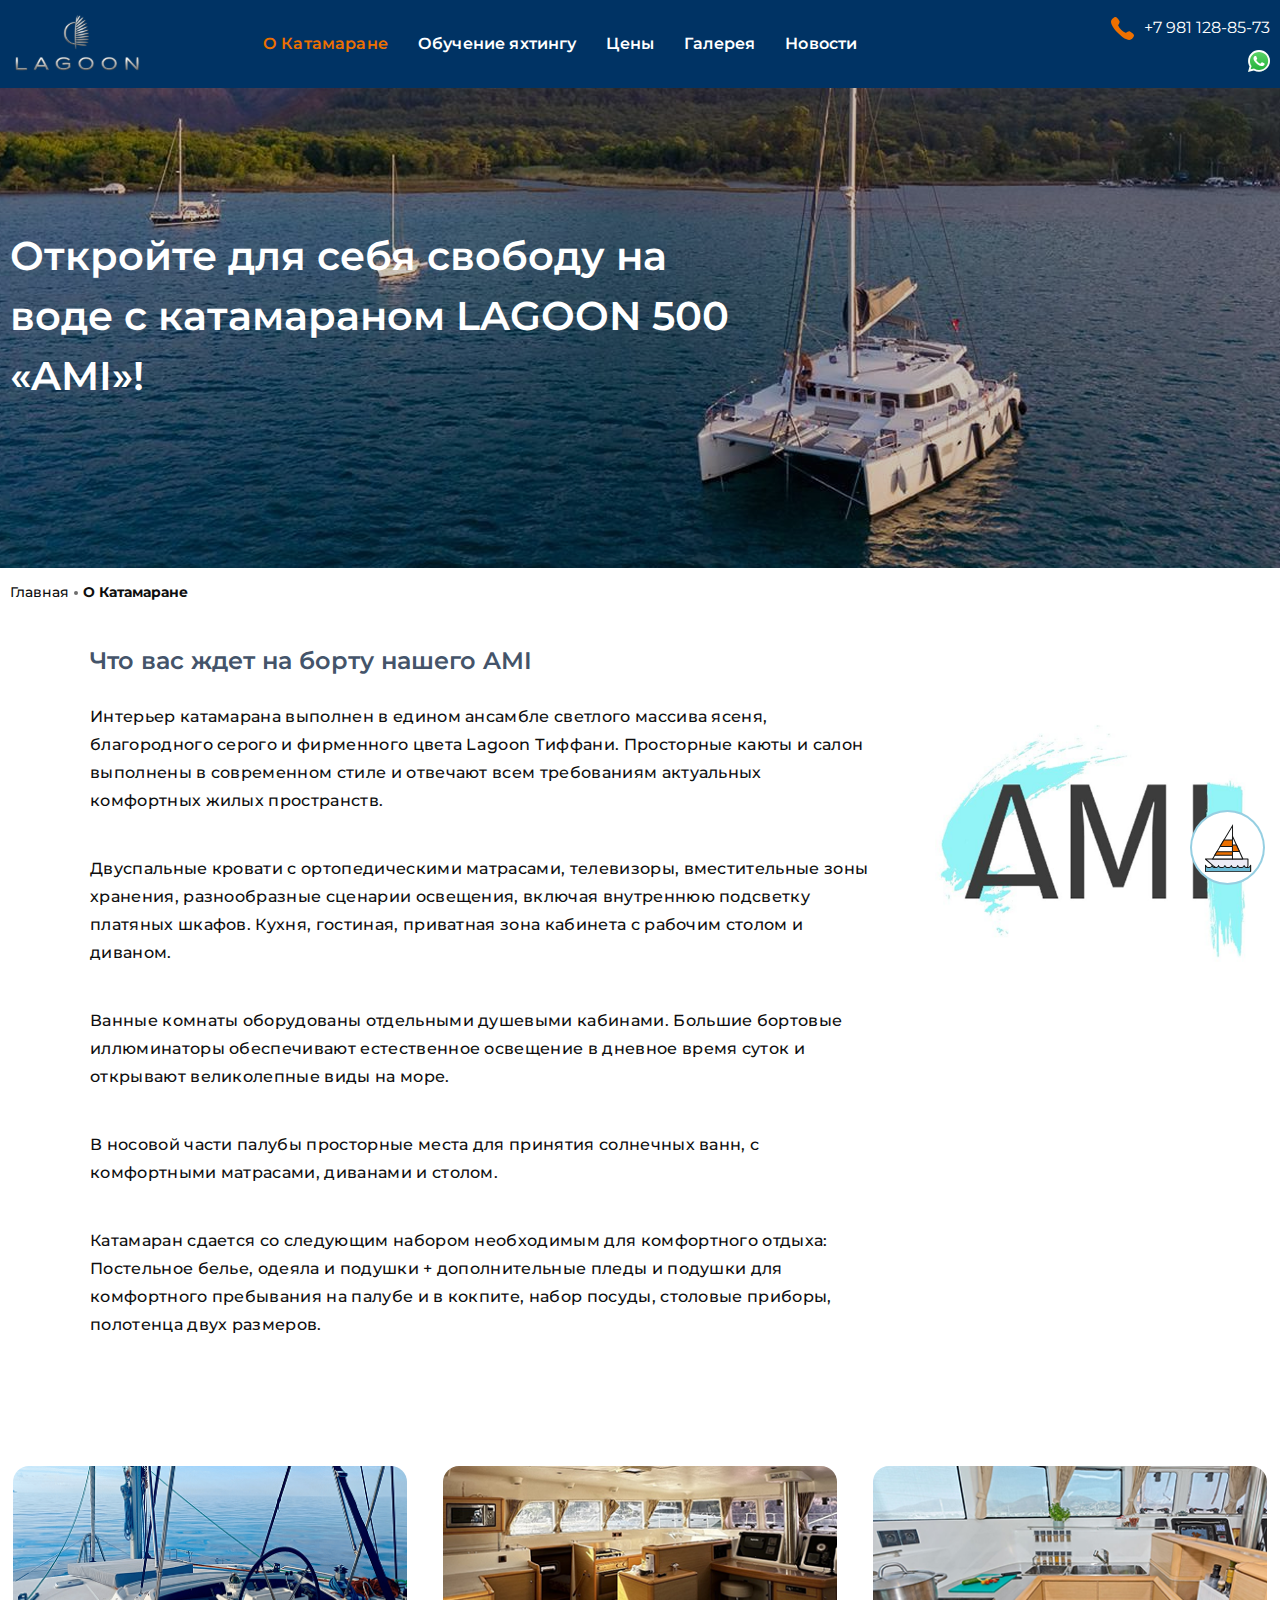
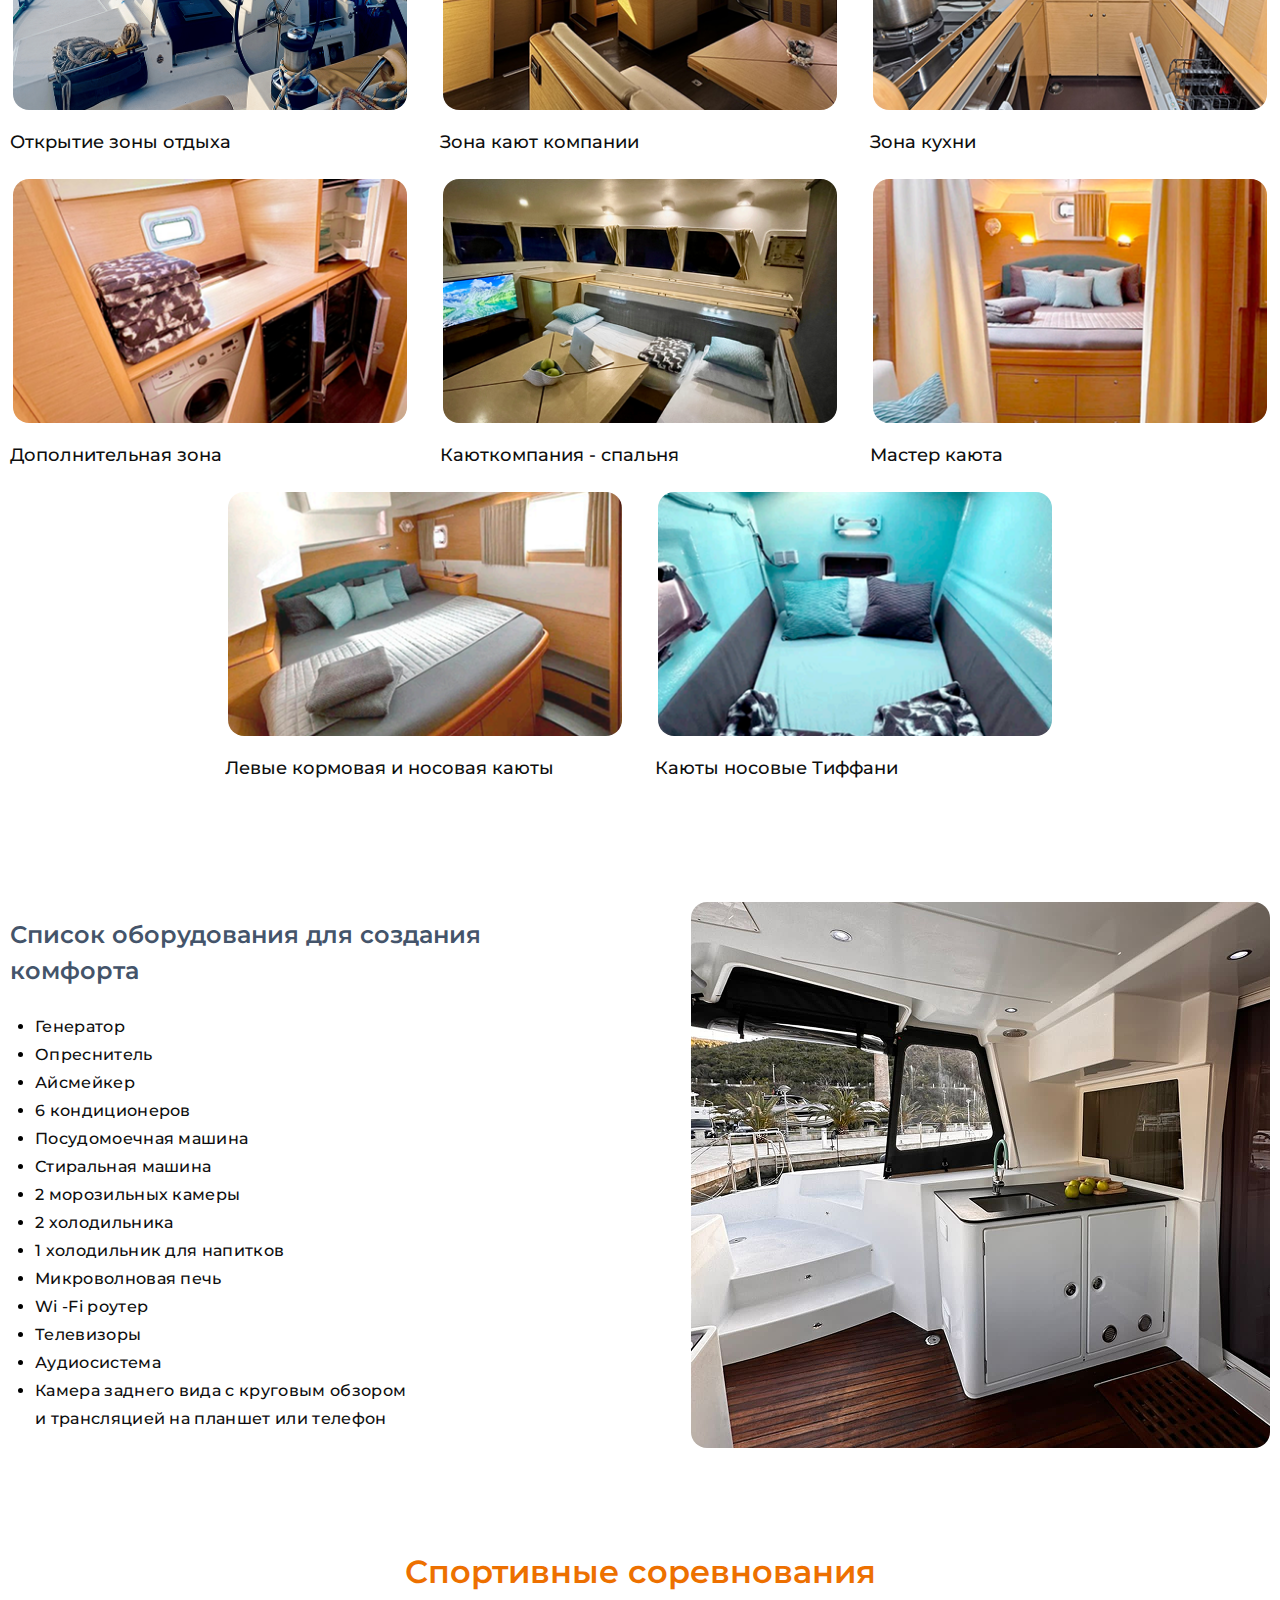
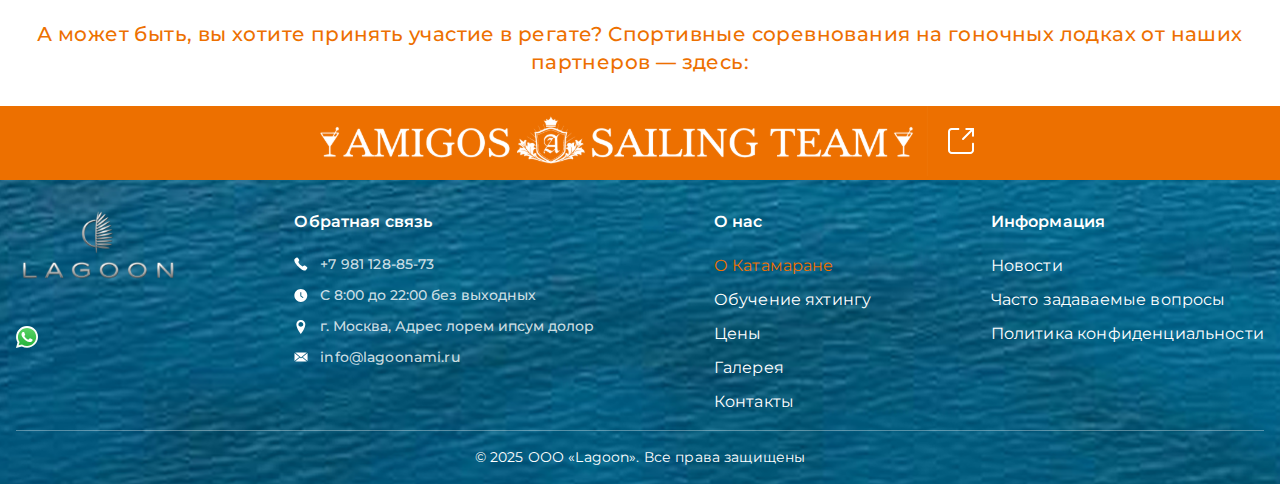
<file: about.html>
<!DOCTYPE html>
<html lang="ru" dir="ltr">
  <head>
    <!-- Disable forced linking to phone number on iOS -->
    <meta name="format-detection" content="telephone=no">
		<meta http-equiv="X-UA-Compatible" content="ie=edge">
    <!-- WebStructure Favicon -->
    <link rel="apple-touch-icon" sizes="180x180" href="favicon/apple-touch-icon.png">
    <link rel="icon" type="image/png" sizes="32x32" href="favicon/favicon-32x32.png">
    <link rel="icon" type="image/png" sizes="16x16" href="favicon/favicon-16x16.png">
    <link rel="manifest" href="favicon/site.webmanifest">
    <!-- Other Meta Tags -->
    <meta charset="utf-8">
    <meta name="viewport" content="width=device-width, initial-scale=1.0">
	<meta http-equiv="X-UA-Compatible" content="ie=edge">
    <link rel="stylesheet" href="css/sweetalert2.min.css">
    <link rel="stylesheet" href="css/swiper-bundle.min.css">
    <!-- <link rel="stylesheet" href="css/iconsfonts.css"> Set This -->
    <link rel="stylesheet" href="css/animate.min.css">
    <link rel="stylesheet" href="css/normalize.css">
    <link rel="stylesheet" href="css/style.css">
    <title>О Катамаране</title>
  </head>
  <body>
    <!-- ================================================================= -->

    <div class="page_wrapper">
      <div class="big_Container">

        <!-- Header ====================================================== -->

        <header class="header header-blue">
            <div class="header__container __container">
              <div class="header__frame">
                <div class="header__logo logo">
                  <a href="index.html"><img src="img/header/logo.svg" alt="Lagoon"></a>
                </div>
                <div class="header__menu menu">
                  <div class="menu__icon">
                      <span></span>
                  </div>
                  <nav class="menu__body">
                      <div class="menu__bar">
                        <div class="menu__logo">
                          <a href="index.html"><img src="img/header/logo.svg" alt="Lagoon"></a>
                        </div>
                      </div>
                      <ul class="menu__list">
                          <li><a href="about.html" class="menu__link menu__link-active">О Катамаране</a></li>
                          <li><a href="training.html" class="menu__link">Обучение яхтингу</a></li>
                          <li><a href="price.html" class="menu__link">Цены</a></li>
                          <li><a href="gallery.html" class="menu__link">Галерея</a></li>
                          <li><a href="news.html" class="menu__link">Новости</a></li>
                      </ul>
                  </nav>
                </div>
                <div class="header__actions actions-header" data-da="menu__body,2,767">
                  <div class="actions-header__tel tel-header-actions">
                    <a href="tel:+79811288573">+7 981 128-85-73</a>
                  </div>
                  <div class="actions-header__social-medias social-medias">
                    <ul class="social-medias__list">
                      <li class="social-medias__item social-media">
                        <a href="https://wa.me/+79261721347" title="Whatsapp" aria-label="Связаться Whatsapp" target="_blank" rel="noopener noreferrer"><img src="img/icons/whatsapp.svg" alt="Whatsapp"></a>
                      </li>
                    </ul>
                  </div>
                </div>
              </div>
            </div>
        </header>

        <!-- Main ======================================================== -->

        <main class="main about">
          <div class="main__container">
            <!-- Welcome -->
            <section class="main__about-welcome welcome" aria-labelledby="welcome-title">
              <h2 aria-hidden="true">#</h2>
              <div class="welcome__container __container">
                <div class="welcome__frame">
                  <div class="welcome__content">
                    <div class="welcome__title"><h1 id="welcome-title">Откройте для себя свободу на воде с катамараном LAGOON 500 «AMI»!</h1></div>
                  </div>
                </div>
              </div>
            </section>
            <!-- Breadcrumb -->
            <nav class="breadcrumb __container" aria-label="Хлебные крошки">
                <ul class="breadcrumb-links">
                    <li><div class="breadcrumb-box"><a href="index.html">Главная</a></div></li>
                    <li><div class="breadcrumb-box"><span>О Катамаране</span></div></li>
                </ul>
            </nav>
            <!-- Review -->
            <section class="main__about-review review" aria-labelledby="review-title">
              <h2 aria-hidden="true">#</h2>
              <div class="review__container __container">
                <div class="review__frame">
                  <div class="review__content">
                    <div class="review__title title" id="review-title"><h2>Что вас ждет на борту нашего AMI</h2></div>
                    <div class="review__description">
                      <p>Интерьер катамарана выполнен в едином ансамбле светлого массива ясеня, благородного серого и фирменного цвета Lagoon Тиффани. Просторные каюты и салон выполнены в современном стиле и отвечают всем требованиям актуальных комфортных жилых пространств.</p>
                      <p>Двуспальные кровати с ортопедическими матрасами, телевизоры, вместительные зоны хранения, разнообразные сценарии освещения, включая внутреннюю подсветку платяных шкафов. Кухня, гостиная, приватная зона кабинета с рабочим столом и диваном.</p>
                      <p>Ванные комнаты оборудованы отдельными душевыми кабинами. Большие бортовые иллюминаторы обеспечивают естественное освещение в дневное время суток и открывают великолепные виды на море.</p>
                      <p>В носовой части палубы просторные места для принятия солнечных ванн, с комфортными матрасами, диванами и столом.</p>
                      <p>Катамаран сдается со следующим набором необходимым для комфортного отдыха: Постельное белье, одеяла и подушки + дополнительные пледы и подушки для комфортного пребывания на палубе и в кокпите, набор посуды, столовые приборы, полотенца двух размеров.</p>
                    </div>
                  </div>
                  <div class="review__gallery gallery-review">
                    <div class="gallery-review__block">
                      <div class="gallery-review__image">
                        <img src="img/other/about/about-review/ami.png" alt="AMI" title="AMI">
                      </div>
                    </div>
                  </div>
                </div>
              </div>
            </section>
            <!-- Introduce -->
            <section class="main__introduce introduce" aria-label="Представления Катамарана">
                <h2 aria-hidden="true">#</h2>
                <div class="introduce__container __container">
                    <div class="introduce__frame">
                        <ul class="introduce__list list-introduce">
                            <li class="list-introduce__item item-introduce">
                                <a href="singleIntroduce.html">
                                    <figure>
                                        <div class="item-introduce__image">
                                            <img src="img/other/about/introduce/introduce1.png" alt="Открытая зона отдыха">
                                        </div>
                                        <figcaption>
                                            <h2>Открытие зоны отдыха</h2>
                                        </figcaption>
                                    </figure>
                                </a>
                            </li>
                            <li class="list-introduce__item item-introduce">
                                <a href="singleIntroduce.html">
                                    <figure>
                                        <div class="item-introduce__image">
                                            <img src="img/other/about/introduce/introduce2.png" alt="Зона кают компании">
                                        </div>
                                        <figcaption>
                                            <h2>Зона кают компании</h2>
                                        </figcaption>
                                    </figure>
                                </a>
                            </li>
                            <li class="list-introduce__item item-introduce">
                                <a href="singleIntroduce.html">
                                    <figure>
                                        <div class="item-introduce__image">
                                            <img src="img/other/about/introduce/introduce3.png" alt="Зона кухни">
                                        </div>
                                        <figcaption>
                                            <h2>Зона кухни</h2>
                                        </figcaption>
                                    </figure>
                                </a>
                            </li>
                            <li class="list-introduce__item item-introduce">
                                <a href="singleIntroduce.html">
                                    <figure>
                                        <div class="item-introduce__image">
                                            <img src="img/other/about/introduce/introduce4.png" alt="Дополнительная зона">
                                        </div>
                                        <figcaption>
                                            <h2>Дополнительная зона</h2>
                                        </figcaption>
                                    </figure>
                                </a>
                            </li>
                            <li class="list-introduce__item item-introduce">
                                <a href="singleIntroduce.html">
                                    <figure>
                                        <div class="item-introduce__image">
                                            <img src="img/other/about/introduce/introduce5.png" alt="Каюткомпания - спальня">
                                        </div>
                                        <figcaption>
                                            <h2>Каюткомпания - спальня</h2>
                                        </figcaption>
                                    </figure>
                                </a>
                            </li>
                            <li class="list-introduce__item item-introduce">
                                <a href="singleIntroduce.html">
                                    <figure>
                                        <div class="item-introduce__image">
                                            <img src="img/other/about/introduce/introduce6.png" alt="Мастер каюта">
                                        </div>
                                        <figcaption>
                                            <h2>Мастер каюта</h2>
                                        </figcaption>
                                    </figure>
                                </a>
                            </li>
                            <li class="list-introduce__item item-introduce">
                                <a href="singleIntroduce.html">
                                    <figure>
                                        <div class="item-introduce__image">
                                            <img src="img/other/about/introduce/introduce7.png" alt="Левые кормовая и носовая каюты">
                                        </div>
                                        <figcaption>
                                            <h2>Левые кормовая и носовая каюты</h2>
                                        </figcaption>
                                    </figure>
                                </a>
                            </li>
                            <li class="list-introduce__item item-introduce">
                                <a href="singleIntroduce.html">
                                    <figure>
                                        <div class="item-introduce__image">
                                            <img src="img/other/about/introduce/introduce8.png" alt="Каюты носовые Тиффани">
                                        </div>
                                        <figcaption>
                                            <h2>Каюты носовые Тиффани</h2>
                                        </figcaption>
                                    </figure>
                                </a>
                            </li>
                        </ul>
                    </div>
                </div>
            </section>
            <!-- Equipment -->
            <section class="main__about-equipment equipment" aria-labelledby="equipment-title">
                <h2 aria-hidden="true">#</h2>
                <div class="equipment__container __container">
                <div class="equipment__frame">
                    <div class="equipment__content">
                    <div class="equipment__title title"><h2 id="equipment-title">Список оборудования для создания комфорта</h2></div>
                    <ul class="equipment__list list-equipment">
                        <li class="list-equipment__item"><span>Генератор</span></li>
                        <li class="list-equipment__item"><span>Опреснитель</span></li>
                        <li class="list-equipment__item"><span>Айсмейкер</span></li>
                        <li class="list-equipment__item"><span>6 кондиционеров</span></li>
                        <li class="list-equipment__item"><span>Посудомоечная машина</span></li>
                        <li class="list-equipment__item"><span>Стиральная машина</span></li>
                        <li class="list-equipment__item"><span>2 морозильных камеры</span></li>
                        <li class="list-equipment__item"><span>2 холодильника</span></li>
                        <li class="list-equipment__item"><span>1 холодильник для напитков </span></li>
                        <li class="list-equipment__item"><span>Микроволновая печь</span></li>
                        <li class="list-equipment__item"><span>Wi -Fi роутер </span></li>
                        <li class="list-equipment__item"><span>Телевизоры </span></li>
                        <li class="list-equipment__item"><span>Аудиосистема </span></li>
                        <li class="list-equipment__item"><span>Камера заднего вида с круговым обзором 
                        и трансляцией на планшет или телефон</span></li>
                    </ul>
                    </div>
                    <div class="equipment__image">
                    <img src="img/other/about/about-equipment/catamaran.png" alt="Внутрь Катамарана" title="Внутрь Катамарана" class="image-zoom">
                    </div>
                </div>
                </div>
            </section>
            <!-- Overfooter -->
            <section class="main__overfooter overfooter" aria-labelledby="overfooter-title">
              <h2 aria-hidden="true">#</h2>
              <div class="overfooter__container">
                <div class="overfooter__frame">
                  <div class="overfooter__content __container">
                    <div class="overfooter__title title"><h2 id="overfooter-title">Спортивные соревнования</h2></div>
                    <div class="overfooter__text">
                      <p>А может быть, вы хотите принять участие в регате? Спортивные соревнования на гоночных лодках от наших партнеров — здесь:</p>
                    </div>
                  </div>
                  <div class="overfooter__banner banner-overfooter">
                    <div class="banner-overfooter__body">
                      <div class="banner-overfooter__image"><img src="img/main/overfooter/overfooter.svg" alt="Lagoon"></div>
                      <div class="banner-overfooter__blank"><a href="https://www.amigossailingteam.com/" target="_blank" rel="noopener noreferrer" class="blank-btn" title="Открыть ссылку в новом окне">
                        <svg width="26" height="26" viewBox="0 0 26 26" fill="none" xmlns="http://www.w3.org/2000/svg">
                          <g id="newpage">
                          <g id="arrow">
                          <path id="Vector_01" fill-rule="evenodd" clip-rule="evenodd" d="M25.7071 0.292893C26.0976 0.683417 26.0976 1.31658 25.7071 1.70711L15.7071 11.7071C15.3166 12.0976 14.6834 12.0976 14.2929 11.7071C13.9024 11.3166 13.9024 10.6834 14.2929 10.2929L24.2929 0.292893C24.6834 -0.097631 25.3166 -0.097631 25.7071 0.292893Z" fill="white"/>
                          <path id="Vector_02" fill-rule="evenodd" clip-rule="evenodd" d="M17.3333 1C17.3333 0.447715 17.781 0 18.3333 0H24.9999C25.5522 0 25.9999 0.447715 25.9999 1V7.66667C25.9999 8.21895 25.5522 8.66667 24.9999 8.66667C24.4476 8.66667 23.9999 8.21895 23.9999 7.66667V2H18.3333C17.781 2 17.3333 1.55228 17.3333 1Z" fill="white"/>
                          </g>
                          <path id="frame" fill-rule="evenodd" clip-rule="evenodd" d="M3.66667 2C2.74619 2 2 2.74619 2 3.66667V22.3333C2 23.2538 2.74618 24 3.66667 24H22.3333C23.2538 24 24 23.2538 24 22.3333V15.6667C24 15.1144 24.4477 14.6667 25 14.6667C25.5523 14.6667 26 15.1144 26 15.6667V22.3333C26 24.3584 24.3584 26 22.3333 26H3.66667C1.64163 26 0 24.3584 0 22.3333V3.66667C0 1.64162 1.64162 0 3.66667 0H10.3333C10.8856 0 11.3333 0.447715 11.3333 1C11.3333 1.55228 10.8856 2 10.3333 2H3.66667Z" fill="white"/>
                          </g>
                          </svg>
                      </a></div>
                    </div>
                  </div>
                </div>
              </div>
            </section>
          </div>
        </main>

        <!-- Footer ====================================================== -->

        <footer class="footer">
            <div class="footer__container">
              <div class="footer__frame">
                <div class="footer__top __container">
                  <div class="footer__item footer__actions actions-footer" data-da="footer__top,4,766.98">
                    <div class="actions-footer__logo logo">
                      <img src="img/footer/logo.svg" alt="Lagoon">
                    </div>
                    <div class="actions-footer__social-medias social-medias">
                      <ul class="social-medias__list">
                        <li class="social-medias__item social-media">
                          <a href="https://wa.me/+79261721347" title="Whatsapp" aria-label="Связаться Whatsapp"><img src="img/icons/whatsapp.svg" alt="Whatsapp"></a>
                        </li>
                      </ul>
                    </div>
                  </div>
                  <nav class="footer__item footer__nav nav-footer nav-footer__feedback" aria-labelledby="feedback-title">
                    <div class="nav-footer__title"><h2 id="feedback-title">Обратная связь</h2></div>
                    <ul>
                      <li class="nav-footer__item nav-footer__item-phone"><a href="tel:+79811288573">+7 981 128-85-73</a></li>
                      <li class="nav-footer__item nav-footer__item-hours"><address>С <time datetime="08:00">8:00</time> до <time datetime="22:00">22:00</time> без выходных</address></li>
                      <li class="nav-footer__item nav-footer__item-address"><address>г. Москва, Адрес лорем ипсум долор</address></li>
                      <li class="nav-footer__item nav-footer__item-mail"><a href="mailto:info@lagoonami.ru">info@lagoonami.ru</a></li>
                    </ul>
                  </nav>
                  <nav class="footer__item footer__nav nav-footer nav-footer__about" aria-labelledby="about-title">
                    <div class="nav-footer__title"><h2 id="about-title">О нас</h2></div>
                    <ul>
                      <li class="nav-footer__item"><a href="about.html" class="menu__link-active">О Катамаране</a></li>
                      <li class="nav-footer__item"><a href="training.html">Обучение яхтингу</a></li>
                      <li class="nav-footer__item"><a href="price.html">Цены</a></li>
                      <li class="nav-footer__item"><a href="gallery.html">Галерея</a></li>
                      <li class="nav-footer__item"><a href="contacts.html">Контакты</a></li>
                    </ul>
                  </nav>
                  <nav class="footer__item footer__nav nav-footer nav-footer__information" aria-labelledby="information-title">
                    <div class="nav-footer__title"><h2 id="information-title">Информация</h2></div>
                    <ul>
                      <li class="nav-footer__item"><a href="news.html">Новости</a></li>
                      <li class="nav-footer__item"><a href="questions.html">Часто задаваемые вопросы</a></li>
                      <li class="nav-footer__item"><a href="confidentiality.html">Политика конфиденциальности</a></li>
                    </ul>
                  </nav>
                </div>
                <div class="footer__bottom">
                  <div class="footer__copyright copyright">
                    <p>© 2025 ООО «Lagoon». Все права защищены</p>
                  </div>
                </div>
              </div>
            </div>
        </footer>

        <!-- Floating Button ============================================= -->
        <div class="floating-button">
          <a href="https://wa.me/+79261721347" class="floating-button__link floating-button__whatsapp" target="_blank" rel="noopener noreferrer">
            <svg width="45" height="47" viewBox="0 0 45 47" fill="none" xmlns="http://www.w3.org/2000/svg">
              <g id="ship-frame">
              <g id="ship">
              <path id="Vector" d="M1.28571 33.9107H41.2917V40.3274C41.2917 41.4405 39.6548 42.3571 37.5595 42.3571H13.9881C11.5655 42.3571 10.125 41.6369 8.94643 40.6548L1.28571 33.9107Z" fill="#EEECF6"/>
              <path id="Vector_2" d="M37.5595 42.8155H13.9881C11.2381 42.8155 9.66666 41.8333 8.61905 40.9821L0.958332 34.2381C0.82738 34.1071 0.761903 33.9107 0.82738 33.7143C0.892856 33.5179 1.08928 33.3869 1.28571 33.3869H41.2917C41.5536 33.3869 41.75 33.5833 41.75 33.8452V40.2619C41.75 41.7024 39.9167 42.8155 37.5595 42.8155ZM2.52976 34.369L9.27381 40.2619C10.256 41.0476 11.5655 41.8988 13.9881 41.8988H37.5595C39.4583 41.8988 40.7679 41.1131 40.7679 40.3274V34.369H2.52976Z" fill="#141515"/>
              <path id="Vector_3" d="M26.756 2.54762L7.96428 33.7143H26.756V2.54762Z" fill="white"/>
              <path id="Vector_4" d="M27.2143 34.2381H7.17857L27.2143 0.845237V34.2381ZM8.81548 33.2559H26.2976V4.18452L8.81548 33.2559Z" fill="#141515"/>
              <path id="Vector_5" d="M12.0238 27.0357L9.99405 30.375H26.7559V27.0357H12.0238Z" fill="#ED7000"/>
              <path id="Vector_6" d="M27.2143 30.8333H9.20833L11.7619 26.5774H27.2143V30.8333ZM10.8452 29.9167H26.2976V27.494H12.2857L10.8452 29.9167Z" fill="#141515"/>
              <path id="Vector_7" d="M18.7024 15.9702L15.0357 21.994H26.756V15.9702H18.7024Z" fill="#ED7000"/>
              <path id="Vector_8" d="M26.756 22.4524H15.0357C14.8393 22.4524 14.7083 22.3869 14.6429 22.1905C14.5774 22.0595 14.5774 21.8631 14.6429 21.7321L18.244 15.7083C18.3095 15.5774 18.506 15.5119 18.6369 15.5119H26.6905C26.9524 15.5119 27.1488 15.7083 27.1488 15.9702V21.994C27.2143 22.256 27.0179 22.4524 26.756 22.4524ZM15.8869 21.5357H26.2976V16.4286H18.9643L15.8869 21.5357Z" fill="#141515"/>
              <path id="Vector_9" d="M26.6905 12.369L36.381 33.7143H26.6905V12.369Z" fill="white"/>
              <path id="Vector_10" d="M36.4464 34.2381H26.6905C26.4286 34.2381 26.2321 34.0417 26.2321 33.7798V12.369C26.2321 12.1726 26.3631 11.9762 26.625 11.9107C26.8214 11.8452 27.0833 11.9762 27.1488 12.1726L36.8393 33.4524C36.9048 33.5179 36.9048 33.6488 36.9048 33.7143C36.9048 33.9762 36.7083 34.2381 36.4464 34.2381ZM27.1488 33.256H35.6607L27.1488 14.5298V33.256Z" fill="#141515"/>
              <path id="Vector_11" d="M30.4226 20.6845L33.1726 26.7083H26.6905V20.6845H30.4226Z" fill="#ED7000"/>
              <path id="Vector_12" d="M33.8929 27.1667H26.2321V20.2262H30.75L33.8929 27.1667ZM27.1488 26.25H32.4524L30.0952 21.1429H27.0833V26.25H27.1488Z" fill="#141515"/>
              </g>
              <g id="waves">
              <path id="Vector_13" d="M1.54762 39.7381C1.54762 40.9167 2.92262 41.8333 4.55952 41.8333C6.13095 41.8333 7.44047 40.9821 7.57143 39.869C7.70238 40.9821 9.0119 41.8333 10.5833 41.8333C12.1548 41.8333 13.4643 40.9821 13.5952 39.869C13.7262 40.9821 15.0357 41.8333 16.6071 41.8333C18.1786 41.8333 19.4881 40.9821 19.619 39.869C19.75 40.9821 21.0595 41.8333 22.631 41.8333C24.2024 41.8333 25.5119 40.9821 25.6429 39.869C25.7738 40.9821 27.0833 41.8333 28.6548 41.8333C30.2262 41.8333 31.5357 40.9821 31.6667 39.869C31.7976 40.9821 33.1071 41.8333 34.6786 41.8333C36.25 41.8333 37.5595 40.9821 37.6905 39.869C37.8214 40.9821 39.131 41.8333 40.7024 41.8333C42.3393 41.8333 43.6488 40.8512 43.7143 39.6726H43.8452V45.631H1.35119V39.6726H1.54762V39.7381Z" fill="#6ABAD6"/>
              <path id="Vector_14" d="M43.7143 46.1548H1.35119C1.08929 46.1548 0.892857 45.9583 0.892857 45.6964V39.7381C0.892857 39.4762 1.08929 39.2798 1.35119 39.2798H1.54762C1.80952 39.2798 2.00595 39.4762 2.00595 39.7381C2.00595 40.6548 3.18452 41.4405 4.55952 41.4405C5.86905 41.4405 6.98214 40.7202 7.11309 39.8691C7.11309 39.6071 7.30952 39.4762 7.57143 39.4762C7.83333 39.4762 8.02976 39.6726 8.02976 39.8691C8.16071 40.7857 9.27381 41.4405 10.5833 41.4405C11.8929 41.4405 13.006 40.7202 13.1369 39.8691C13.1369 39.6071 13.3333 39.4762 13.5952 39.4762C13.8571 39.4762 14.0536 39.6726 14.0536 39.8691C14.1845 40.7857 15.2976 41.4405 16.6071 41.4405C17.9167 41.4405 19.0298 40.7202 19.1607 39.8691C19.1607 39.6071 19.3571 39.4762 19.619 39.4762C19.881 39.4762 20.0774 39.6726 20.0774 39.8691C20.2083 40.7857 21.3214 41.4405 22.631 41.4405C23.9405 41.4405 25.0536 40.7202 25.1845 39.8691C25.1845 39.6071 25.381 39.4762 25.6429 39.4762C25.9048 39.4762 26.1012 39.6726 26.1012 39.8691C26.2321 40.7857 27.3452 41.4405 28.6548 41.4405C29.9643 41.4405 31.0774 40.7202 31.2083 39.8691C31.2083 39.6071 31.4048 39.4762 31.6667 39.4762C31.9286 39.4762 32.125 39.6726 32.125 39.8691C32.256 40.7857 33.369 41.4405 34.6786 41.4405C35.9881 41.4405 37.1012 40.7202 37.2321 39.8691C37.2321 39.6071 37.4286 39.4762 37.6905 39.4762C37.9524 39.4762 38.1488 39.6726 38.1488 39.8691C38.2798 40.7857 39.3929 41.4405 40.7024 41.4405C42.0774 41.4405 43.1905 40.6548 43.256 39.7381C43.256 39.4762 43.4524 39.2798 43.7143 39.2798H43.8452C44.1071 39.2798 44.3036 39.4762 44.3036 39.7381V45.6964C44.1726 45.9583 43.9762 46.1548 43.7143 46.1548ZM1.80952 45.2381H43.256V41.375C42.6012 41.9643 41.619 42.3571 40.5714 42.3571C39.2619 42.3571 38.1488 41.8333 37.5595 41.0476C36.9702 41.8333 35.8571 42.3571 34.5476 42.3571C33.2381 42.3571 32.125 41.8333 31.5357 41.0476C30.9464 41.8333 29.8333 42.3571 28.5238 42.3571C27.2143 42.3571 26.1012 41.8333 25.5119 41.0476C24.9226 41.8333 23.8095 42.3571 22.5 42.3571C21.1905 42.3571 20.0774 41.8333 19.4881 41.0476C18.8988 41.8333 17.7857 42.3571 16.4762 42.3571C15.1667 42.3571 14.0536 41.8333 13.4643 41.0476C12.875 41.8333 11.7619 42.3571 10.4524 42.3571C9.14286 42.3571 8.02976 41.8333 7.44048 41.0476C6.85119 41.8333 5.73809 42.3571 4.42857 42.3571C3.31548 42.3571 2.33333 41.9643 1.74405 41.375V45.2381H1.80952Z" fill="#141515"/>
              </g>
              </g>
              </svg>
          </a>
          <span class="floating-button__tootip"><span>Связаться с нами</span></span>
        </div>

        <!-- ============================================================= -->
      </div>
    </div>
    <script src="js/sweetalert2.all.min.js"></script>
    <script src="js/dynamicAdapts.js"></script>
    <script src="js/imask.js"></script>
    <script src="js/swiper-bundle.min.js"></script>
    <script src="js/script.js"></script>
  </body>
</html>
</file>
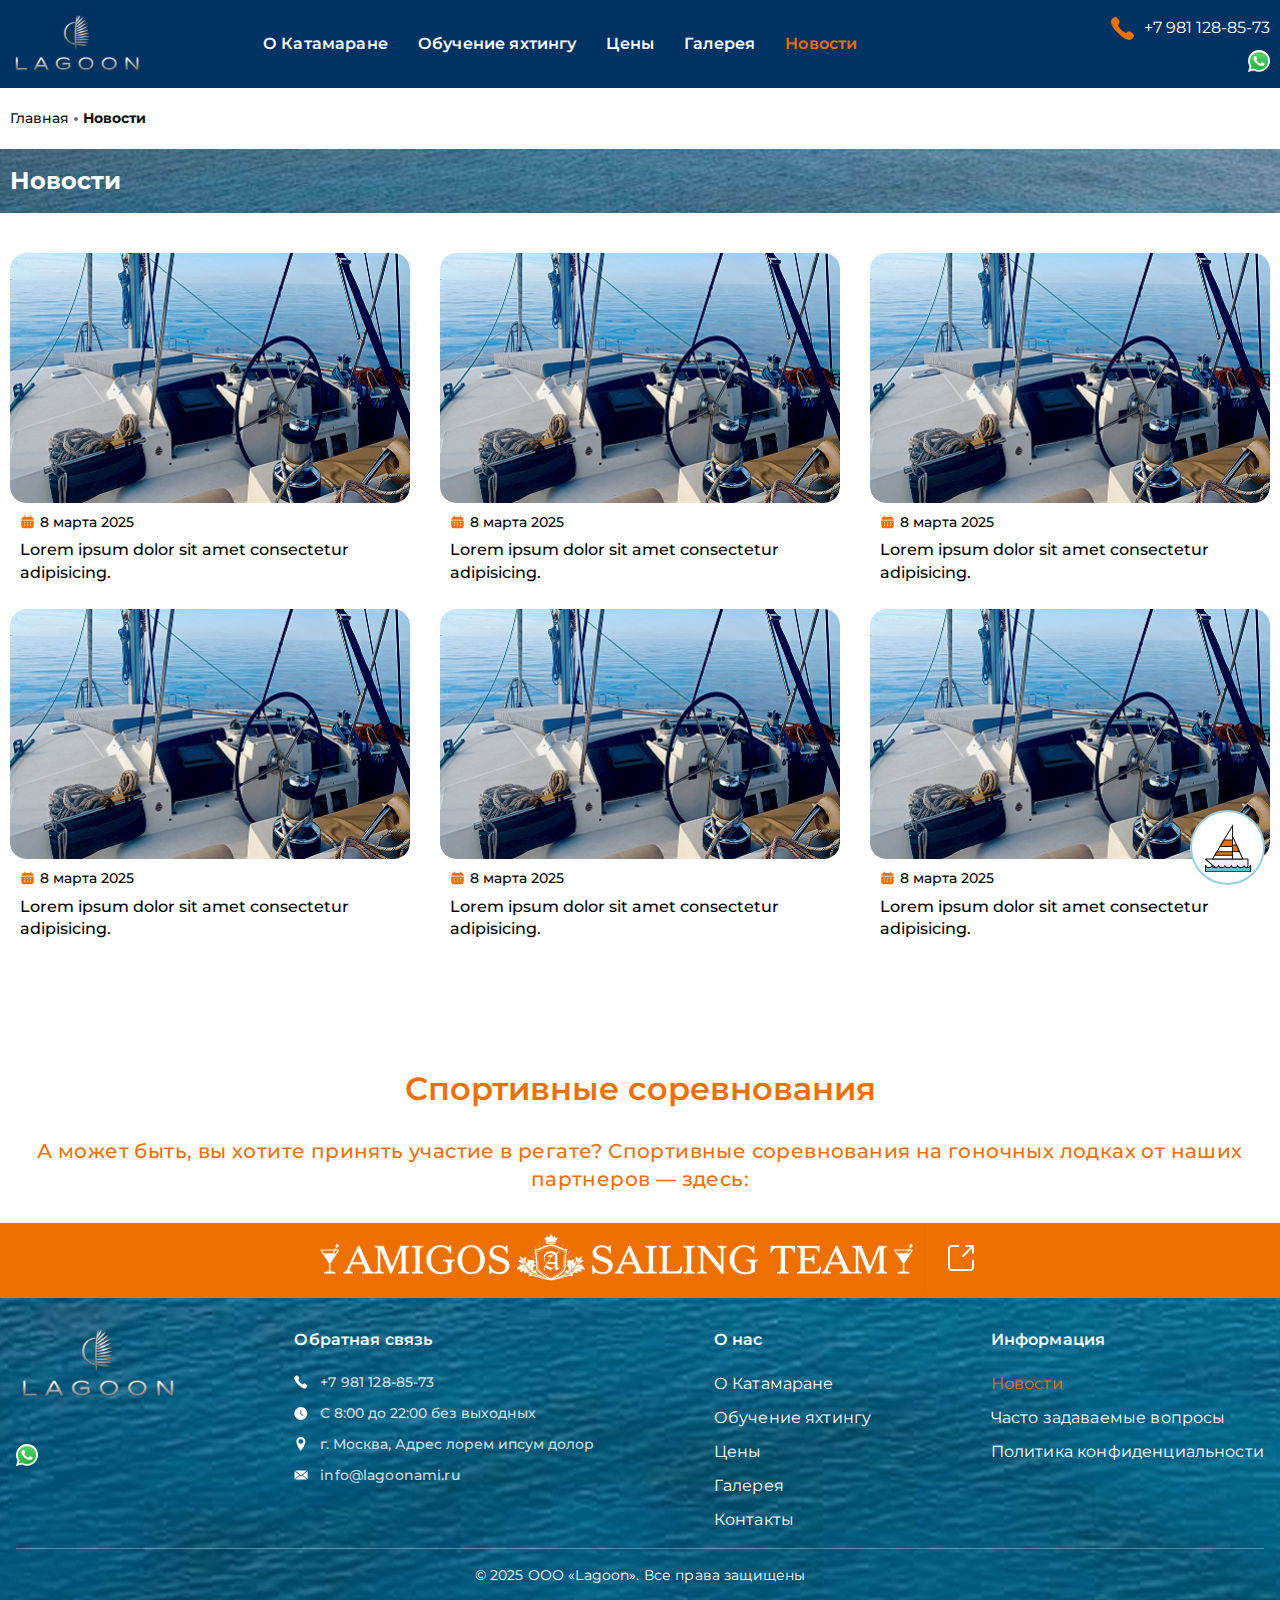
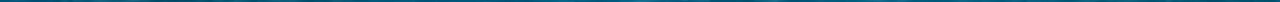
<file: news.html>
<!DOCTYPE html>
<html lang="ru" dir="ltr">
  <head>
    <!-- Disable forced linking to phone number on iOS -->
    <meta name="format-detection" content="telephone=no">
		<meta http-equiv="X-UA-Compatible" content="ie=edge">
    <!-- WebStructure Favicon -->
    <link rel="apple-touch-icon" sizes="180x180" href="favicon/apple-touch-icon.png">
    <link rel="icon" type="image/png" sizes="32x32" href="favicon/favicon-32x32.png">
    <link rel="icon" type="image/png" sizes="16x16" href="favicon/favicon-16x16.png">
    <link rel="manifest" href="favicon/site.webmanifest">
    <!-- Other Meta Tags -->
    <meta charset="utf-8">
    <meta name="viewport" content="width=device-width, initial-scale=1.0">
	<meta http-equiv="X-UA-Compatible" content="ie=edge">
    <link rel="stylesheet" href="css/sweetalert2.min.css">
    <link rel="stylesheet" href="css/swiper-bundle.min.css">
    <!-- <link rel="stylesheet" href="css/iconsfonts.css"> Set This -->
    <link rel="stylesheet" href="css/animate.min.css">
    <link rel="stylesheet" href="css/normalize.css">
    <link rel="stylesheet" href="css/style.css">
    <title>Новости</title>
  </head>
  <body>
    <!-- ================================================================= -->

    <div class="page_wrapper">
      <div class="big_Container">

        <!-- Header ====================================================== -->

        <header class="header header-blue">
          <div class="header__container __container">
            <div class="header__frame">
              <div class="header__logo logo">
                <a href="index.html"><img src="img/header/logo.svg" alt="Lagoon"></a>
              </div>
              <div class="header__menu menu">
                <div class="menu__icon">
                    <span></span>
                </div>
                <nav class="menu__body">
                    <div class="menu__bar">
                      <div class="menu__logo">
                        <a href="index.html"><img src="img/header/logo.svg" alt="Lagoon"></a>
                      </div>
                    </div>
                    <ul class="menu__list">
                        <li><a href="about.html" class="menu__link">О Катамаране</a></li>
                        <li><a href="training.html" class="menu__link">Обучение яхтингу</a></li>
                        <li><a href="price.html" class="menu__link">Цены</a></li>
                        <li><a href="gallery.html" class="menu__link">Галерея</a></li>
                        <li><a href="news.html" class="menu__link menu__link-active">Новости</a></li>
                    </ul>
                </nav>
              </div>
              <div class="header__actions actions-header" data-da="menu__body,2,767">
                <div class="actions-header__tel tel-header-actions">
                  <a href="tel:+79811288573">+7 981 128-85-73</a>
                </div>
                <div class="actions-header__social-medias social-medias">
                  <ul class="social-medias__list">
                    <li class="social-medias__item social-media">
                      <a href="https://wa.me/+79261721347" title="Whatsapp" aria-label="Связаться Whatsapp" target="_blank" rel="noopener noreferrer"><img src="img/icons/whatsapp.svg" alt="Whatsapp"></a>
                    </li>
                  </ul>
                </div>
              </div>
            </div>
          </div>
        </header>

        <!-- Main ======================================================== -->

        <main class="main singleIntroduce">
          <div class="main__container main__container-padding">
            <!-- Breadcrumb -->
            <nav class="breadcrumb __container" aria-label="Хлебные крошки">
                <ul class="breadcrumb-links">
                    <li><div class="breadcrumb-box"><a href="index.html">Главная</a></div></li>
                    <li><div class="breadcrumb-box"><span>Новости</span></div></li>
                </ul>
            </nav>
            <!-- Title-Block -->
            <section class="main__title-block title-block" aria-labelledby="title-block-title">
                <h2 aria-hidden="true">#</h2>
                <div class="title-block__container __container">
                    <div class="title-block__frame">
                        <div class="title-block__content">
                            <h1 id="title-block-title">Новости</h1>
                        </div>
                    </div>
                </div>
            </section>
            <!-- News -->
            <section class="main__news news" aria-label="Новости">
                <h2 aria-hidden="true">#</h2>
                <div class="news__container __container">
                    <div class="news__frame">
                        <ul class="news__list list-news">
                            <li class="list-news__item item-news">
                                <a href="singleNews.html" class="item-news__link">
                                    <div class="item-news__image"><img src="img/other/news/news/news1.png" alt="Новость"></div>
                                    <div class="item-news__body">
                                        <div class="item-news__date"><time datetime="2025-03-08">8 марта 2025</time></div>
                                        <div class="item-news__title">
                                            <h2>Lorem ipsum dolor sit amet consectetur adipisicing.</h2>
                                        </div>
                                    </div>
                                </a>
                            </li>
                            <li class="list-news__item item-news">
                                <a href="singleNews.html" class="item-news__link">
                                    <div class="item-news__image"><img src="img/other/news/news/news1.png" alt="Новость"></div>
                                    <div class="item-news__body">
                                        <div class="item-news__date"><time datetime="2025-03-08">8 марта 2025</time></div>
                                        <div class="item-news__title">
                                            <h2>Lorem ipsum dolor sit amet consectetur adipisicing.</h2>
                                        </div>
                                    </div>
                                </a>
                            </li>
                            <li class="list-news__item item-news">
                                <a href="singleNews.html" class="item-news__link">
                                    <div class="item-news__image"><img src="img/other/news/news/news1.png" alt="Новость"></div>
                                    <div class="item-news__body">
                                        <div class="item-news__date"><time datetime="2025-03-08">8 марта 2025</time></div>
                                        <div class="item-news__title">
                                            <h2>Lorem ipsum dolor sit amet consectetur adipisicing.</h2>
                                        </div>
                                    </div>
                                </a>
                            </li>
                            <li class="list-news__item item-news">
                                <a href="singleNews.html" class="item-news__link">
                                    <div class="item-news__image"><img src="img/other/news/news/news1.png" alt="Новость"></div>
                                    <div class="item-news__body">
                                        <div class="item-news__date"><time datetime="2025-03-08">8 марта 2025</time></div>
                                        <div class="item-news__title">
                                            <h2>Lorem ipsum dolor sit amet consectetur adipisicing.</h2>
                                        </div>
                                    </div>
                                </a>
                            </li>
                            <li class="list-news__item item-news">
                                <a href="singleNews.html" class="item-news__link">
                                    <div class="item-news__image"><img src="img/other/news/news/news1.png" alt="Новость"></div>
                                    <div class="item-news__body">
                                        <div class="item-news__date"><time datetime="2025-03-08">8 марта 2025</time></div>
                                        <div class="item-news__title">
                                            <h2>Lorem ipsum dolor sit amet consectetur adipisicing.</h2>
                                        </div>
                                    </div>
                                </a>
                            </li>
                            <li class="list-news__item item-news">
                                <a href="singleNews.html" class="item-news__link">
                                    <div class="item-news__image"><img src="img/other/news/news/news1.png" alt="Новость"></div>
                                    <div class="item-news__body">
                                        <div class="item-news__date"><time datetime="2025-03-08">8 марта 2025</time></div>
                                        <div class="item-news__title">
                                            <h2>Lorem ipsum dolor sit amet consectetur adipisicing.</h2>
                                        </div>
                                    </div>
                                </a>
                            </li>
                        </ul>
                    </div>
                </div>
            </section>
            <!-- Overfooter -->
            <section class="main__overfooter overfooter" aria-labelledby="overfooter-title">
              <h2 aria-hidden="true">#</h2>
              <div class="overfooter__container">
                <div class="overfooter__frame">
                  <div class="overfooter__content __container">
                    <div class="overfooter__title title"><h2 id="overfooter-title">Спортивные соревнования</h2></div>
                    <div class="overfooter__text">
                      <p>А может быть, вы хотите принять участие в регате? Спортивные соревнования на гоночных лодках от наших партнеров — здесь:</p>
                    </div>
                  </div>
                  <div class="overfooter__banner banner-overfooter">
                    <div class="banner-overfooter__body">
                      <div class="banner-overfooter__image"><img src="img/main/overfooter/overfooter.svg" alt="Lagoon"></div>
                      <div class="banner-overfooter__blank"><a href="https://www.amigossailingteam.com/" target="_blank" rel="noopener noreferrer" class="blank-btn" title="Открыть ссылку в новом окне">
                        <svg width="26" height="26" viewBox="0 0 26 26" fill="none" xmlns="http://www.w3.org/2000/svg">
                          <g id="newpage">
                          <g id="arrow">
                          <path id="Vector_01" fill-rule="evenodd" clip-rule="evenodd" d="M25.7071 0.292893C26.0976 0.683417 26.0976 1.31658 25.7071 1.70711L15.7071 11.7071C15.3166 12.0976 14.6834 12.0976 14.2929 11.7071C13.9024 11.3166 13.9024 10.6834 14.2929 10.2929L24.2929 0.292893C24.6834 -0.097631 25.3166 -0.097631 25.7071 0.292893Z" fill="white"/>
                          <path id="Vector_02" fill-rule="evenodd" clip-rule="evenodd" d="M17.3333 1C17.3333 0.447715 17.781 0 18.3333 0H24.9999C25.5522 0 25.9999 0.447715 25.9999 1V7.66667C25.9999 8.21895 25.5522 8.66667 24.9999 8.66667C24.4476 8.66667 23.9999 8.21895 23.9999 7.66667V2H18.3333C17.781 2 17.3333 1.55228 17.3333 1Z" fill="white"/>
                          </g>
                          <path id="frame" fill-rule="evenodd" clip-rule="evenodd" d="M3.66667 2C2.74619 2 2 2.74619 2 3.66667V22.3333C2 23.2538 2.74618 24 3.66667 24H22.3333C23.2538 24 24 23.2538 24 22.3333V15.6667C24 15.1144 24.4477 14.6667 25 14.6667C25.5523 14.6667 26 15.1144 26 15.6667V22.3333C26 24.3584 24.3584 26 22.3333 26H3.66667C1.64163 26 0 24.3584 0 22.3333V3.66667C0 1.64162 1.64162 0 3.66667 0H10.3333C10.8856 0 11.3333 0.447715 11.3333 1C11.3333 1.55228 10.8856 2 10.3333 2H3.66667Z" fill="white"/>
                          </g>
                          </svg>
                      </a></div>
                    </div>
                  </div>
                </div>
              </div>
            </section>
          </div>
        </main>

        <!-- Footer ====================================================== -->

        <footer class="footer">
          <div class="footer__container">
            <div class="footer__frame">
              <div class="footer__top __container">
                <div class="footer__item footer__actions actions-footer" data-da="footer__top,4,766.98">
                  <div class="actions-footer__logo logo">
                    <img src="img/footer/logo.svg" alt="Lagoon">
                  </div>
                  <div class="actions-footer__social-medias social-medias">
                    <ul class="social-medias__list">
                      <li class="social-medias__item social-media">
                        <a href="https://wa.me/+79261721347" title="Whatsapp" aria-label="Связаться Whatsapp"><img src="img/icons/whatsapp.svg" alt="Whatsapp"></a>
                      </li>
                    </ul>
                  </div>
                </div>
                <nav class="footer__item footer__nav nav-footer nav-footer__feedback" aria-labelledby="feedback-title">
                  <div class="nav-footer__title"><h2 id="feedback-title">Обратная связь</h2></div>
                  <ul>
                    <li class="nav-footer__item nav-footer__item-phone"><a href="tel:+79811288573">+7 981 128-85-73</a></li>
                    <li class="nav-footer__item nav-footer__item-hours"><address>С <time datetime="08:00">8:00</time> до <time datetime="22:00">22:00</time> без выходных</address></li>
                    <li class="nav-footer__item nav-footer__item-address"><address>г. Москва, Адрес лорем ипсум долор</address></li>
                    <li class="nav-footer__item nav-footer__item-mail"><a href="mailto:info@lagoonami.ru">info@lagoonami.ru</a></li>
                  </ul>
                </nav>
                <nav class="footer__item footer__nav nav-footer nav-footer__about" aria-labelledby="about-title">
                  <div class="nav-footer__title"><h2 id="about-title">О нас</h2></div>
                  <ul>
                    <li class="nav-footer__item"><a href="about.html">О Катамаране</a></li>
                    <li class="nav-footer__item"><a href="training.html">Обучение яхтингу</a></li>
                    <li class="nav-footer__item"><a href="price.html">Цены</a></li>
                    <li class="nav-footer__item"><a href="gallery.html">Галерея</a></li>
                    <li class="nav-footer__item"><a href="contacts.html">Контакты</a></li>
                  </ul>
                </nav>
                <nav class="footer__item footer__nav nav-footer nav-footer__information" aria-labelledby="information-title">
                  <div class="nav-footer__title"><h2 id="information-title">Информация</h2></div>
                  <ul>
                    <li class="nav-footer__item"><a href="news.html" class="menu__link-active">Новости</a></li>
                    <li class="nav-footer__item"><a href="questions.html">Часто задаваемые вопросы</a></li>
                    <li class="nav-footer__item"><a href="confidentiality.html">Политика конфиденциальности</a></li>
                  </ul>
                </nav>
              </div>
              <div class="footer__bottom">
                <div class="footer__copyright copyright">
                  <p>© 2025 ООО «Lagoon». Все права защищены</p>
                </div>
              </div>
            </div>
          </div>
        </footer>

        <!-- Floating Button ============================================= -->
        <div class="floating-button">
          <a href="https://wa.me/+79261721347" class="floating-button__link floating-button__whatsapp" target="_blank" rel="noopener noreferrer">
            <svg width="45" height="47" viewBox="0 0 45 47" fill="none" xmlns="http://www.w3.org/2000/svg">
              <g id="ship-frame">
              <g id="ship">
              <path id="Vector" d="M1.28571 33.9107H41.2917V40.3274C41.2917 41.4405 39.6548 42.3571 37.5595 42.3571H13.9881C11.5655 42.3571 10.125 41.6369 8.94643 40.6548L1.28571 33.9107Z" fill="#EEECF6"/>
              <path id="Vector_2" d="M37.5595 42.8155H13.9881C11.2381 42.8155 9.66666 41.8333 8.61905 40.9821L0.958332 34.2381C0.82738 34.1071 0.761903 33.9107 0.82738 33.7143C0.892856 33.5179 1.08928 33.3869 1.28571 33.3869H41.2917C41.5536 33.3869 41.75 33.5833 41.75 33.8452V40.2619C41.75 41.7024 39.9167 42.8155 37.5595 42.8155ZM2.52976 34.369L9.27381 40.2619C10.256 41.0476 11.5655 41.8988 13.9881 41.8988H37.5595C39.4583 41.8988 40.7679 41.1131 40.7679 40.3274V34.369H2.52976Z" fill="#141515"/>
              <path id="Vector_3" d="M26.756 2.54762L7.96428 33.7143H26.756V2.54762Z" fill="white"/>
              <path id="Vector_4" d="M27.2143 34.2381H7.17857L27.2143 0.845237V34.2381ZM8.81548 33.2559H26.2976V4.18452L8.81548 33.2559Z" fill="#141515"/>
              <path id="Vector_5" d="M12.0238 27.0357L9.99405 30.375H26.7559V27.0357H12.0238Z" fill="#ED7000"/>
              <path id="Vector_6" d="M27.2143 30.8333H9.20833L11.7619 26.5774H27.2143V30.8333ZM10.8452 29.9167H26.2976V27.494H12.2857L10.8452 29.9167Z" fill="#141515"/>
              <path id="Vector_7" d="M18.7024 15.9702L15.0357 21.994H26.756V15.9702H18.7024Z" fill="#ED7000"/>
              <path id="Vector_8" d="M26.756 22.4524H15.0357C14.8393 22.4524 14.7083 22.3869 14.6429 22.1905C14.5774 22.0595 14.5774 21.8631 14.6429 21.7321L18.244 15.7083C18.3095 15.5774 18.506 15.5119 18.6369 15.5119H26.6905C26.9524 15.5119 27.1488 15.7083 27.1488 15.9702V21.994C27.2143 22.256 27.0179 22.4524 26.756 22.4524ZM15.8869 21.5357H26.2976V16.4286H18.9643L15.8869 21.5357Z" fill="#141515"/>
              <path id="Vector_9" d="M26.6905 12.369L36.381 33.7143H26.6905V12.369Z" fill="white"/>
              <path id="Vector_10" d="M36.4464 34.2381H26.6905C26.4286 34.2381 26.2321 34.0417 26.2321 33.7798V12.369C26.2321 12.1726 26.3631 11.9762 26.625 11.9107C26.8214 11.8452 27.0833 11.9762 27.1488 12.1726L36.8393 33.4524C36.9048 33.5179 36.9048 33.6488 36.9048 33.7143C36.9048 33.9762 36.7083 34.2381 36.4464 34.2381ZM27.1488 33.256H35.6607L27.1488 14.5298V33.256Z" fill="#141515"/>
              <path id="Vector_11" d="M30.4226 20.6845L33.1726 26.7083H26.6905V20.6845H30.4226Z" fill="#ED7000"/>
              <path id="Vector_12" d="M33.8929 27.1667H26.2321V20.2262H30.75L33.8929 27.1667ZM27.1488 26.25H32.4524L30.0952 21.1429H27.0833V26.25H27.1488Z" fill="#141515"/>
              </g>
              <g id="waves">
              <path id="Vector_13" d="M1.54762 39.7381C1.54762 40.9167 2.92262 41.8333 4.55952 41.8333C6.13095 41.8333 7.44047 40.9821 7.57143 39.869C7.70238 40.9821 9.0119 41.8333 10.5833 41.8333C12.1548 41.8333 13.4643 40.9821 13.5952 39.869C13.7262 40.9821 15.0357 41.8333 16.6071 41.8333C18.1786 41.8333 19.4881 40.9821 19.619 39.869C19.75 40.9821 21.0595 41.8333 22.631 41.8333C24.2024 41.8333 25.5119 40.9821 25.6429 39.869C25.7738 40.9821 27.0833 41.8333 28.6548 41.8333C30.2262 41.8333 31.5357 40.9821 31.6667 39.869C31.7976 40.9821 33.1071 41.8333 34.6786 41.8333C36.25 41.8333 37.5595 40.9821 37.6905 39.869C37.8214 40.9821 39.131 41.8333 40.7024 41.8333C42.3393 41.8333 43.6488 40.8512 43.7143 39.6726H43.8452V45.631H1.35119V39.6726H1.54762V39.7381Z" fill="#6ABAD6"/>
              <path id="Vector_14" d="M43.7143 46.1548H1.35119C1.08929 46.1548 0.892857 45.9583 0.892857 45.6964V39.7381C0.892857 39.4762 1.08929 39.2798 1.35119 39.2798H1.54762C1.80952 39.2798 2.00595 39.4762 2.00595 39.7381C2.00595 40.6548 3.18452 41.4405 4.55952 41.4405C5.86905 41.4405 6.98214 40.7202 7.11309 39.8691C7.11309 39.6071 7.30952 39.4762 7.57143 39.4762C7.83333 39.4762 8.02976 39.6726 8.02976 39.8691C8.16071 40.7857 9.27381 41.4405 10.5833 41.4405C11.8929 41.4405 13.006 40.7202 13.1369 39.8691C13.1369 39.6071 13.3333 39.4762 13.5952 39.4762C13.8571 39.4762 14.0536 39.6726 14.0536 39.8691C14.1845 40.7857 15.2976 41.4405 16.6071 41.4405C17.9167 41.4405 19.0298 40.7202 19.1607 39.8691C19.1607 39.6071 19.3571 39.4762 19.619 39.4762C19.881 39.4762 20.0774 39.6726 20.0774 39.8691C20.2083 40.7857 21.3214 41.4405 22.631 41.4405C23.9405 41.4405 25.0536 40.7202 25.1845 39.8691C25.1845 39.6071 25.381 39.4762 25.6429 39.4762C25.9048 39.4762 26.1012 39.6726 26.1012 39.8691C26.2321 40.7857 27.3452 41.4405 28.6548 41.4405C29.9643 41.4405 31.0774 40.7202 31.2083 39.8691C31.2083 39.6071 31.4048 39.4762 31.6667 39.4762C31.9286 39.4762 32.125 39.6726 32.125 39.8691C32.256 40.7857 33.369 41.4405 34.6786 41.4405C35.9881 41.4405 37.1012 40.7202 37.2321 39.8691C37.2321 39.6071 37.4286 39.4762 37.6905 39.4762C37.9524 39.4762 38.1488 39.6726 38.1488 39.8691C38.2798 40.7857 39.3929 41.4405 40.7024 41.4405C42.0774 41.4405 43.1905 40.6548 43.256 39.7381C43.256 39.4762 43.4524 39.2798 43.7143 39.2798H43.8452C44.1071 39.2798 44.3036 39.4762 44.3036 39.7381V45.6964C44.1726 45.9583 43.9762 46.1548 43.7143 46.1548ZM1.80952 45.2381H43.256V41.375C42.6012 41.9643 41.619 42.3571 40.5714 42.3571C39.2619 42.3571 38.1488 41.8333 37.5595 41.0476C36.9702 41.8333 35.8571 42.3571 34.5476 42.3571C33.2381 42.3571 32.125 41.8333 31.5357 41.0476C30.9464 41.8333 29.8333 42.3571 28.5238 42.3571C27.2143 42.3571 26.1012 41.8333 25.5119 41.0476C24.9226 41.8333 23.8095 42.3571 22.5 42.3571C21.1905 42.3571 20.0774 41.8333 19.4881 41.0476C18.8988 41.8333 17.7857 42.3571 16.4762 42.3571C15.1667 42.3571 14.0536 41.8333 13.4643 41.0476C12.875 41.8333 11.7619 42.3571 10.4524 42.3571C9.14286 42.3571 8.02976 41.8333 7.44048 41.0476C6.85119 41.8333 5.73809 42.3571 4.42857 42.3571C3.31548 42.3571 2.33333 41.9643 1.74405 41.375V45.2381H1.80952Z" fill="#141515"/>
              </g>
              </g>
              </svg>
          </a>
          <span class="floating-button__tootip"><span>Связаться с нами</span></span>
        </div>


        <!-- ============================================================= -->
      </div>
    </div>
    <script src="js/sweetalert2.all.min.js"></script>
    <script src="js/dynamicAdapts.js"></script>
    <script src="js/imask.js"></script>
    <script src="js/swiper-bundle.min.js"></script>
    <script src="js/script.js"></script>
  </body>
</html>
</file>
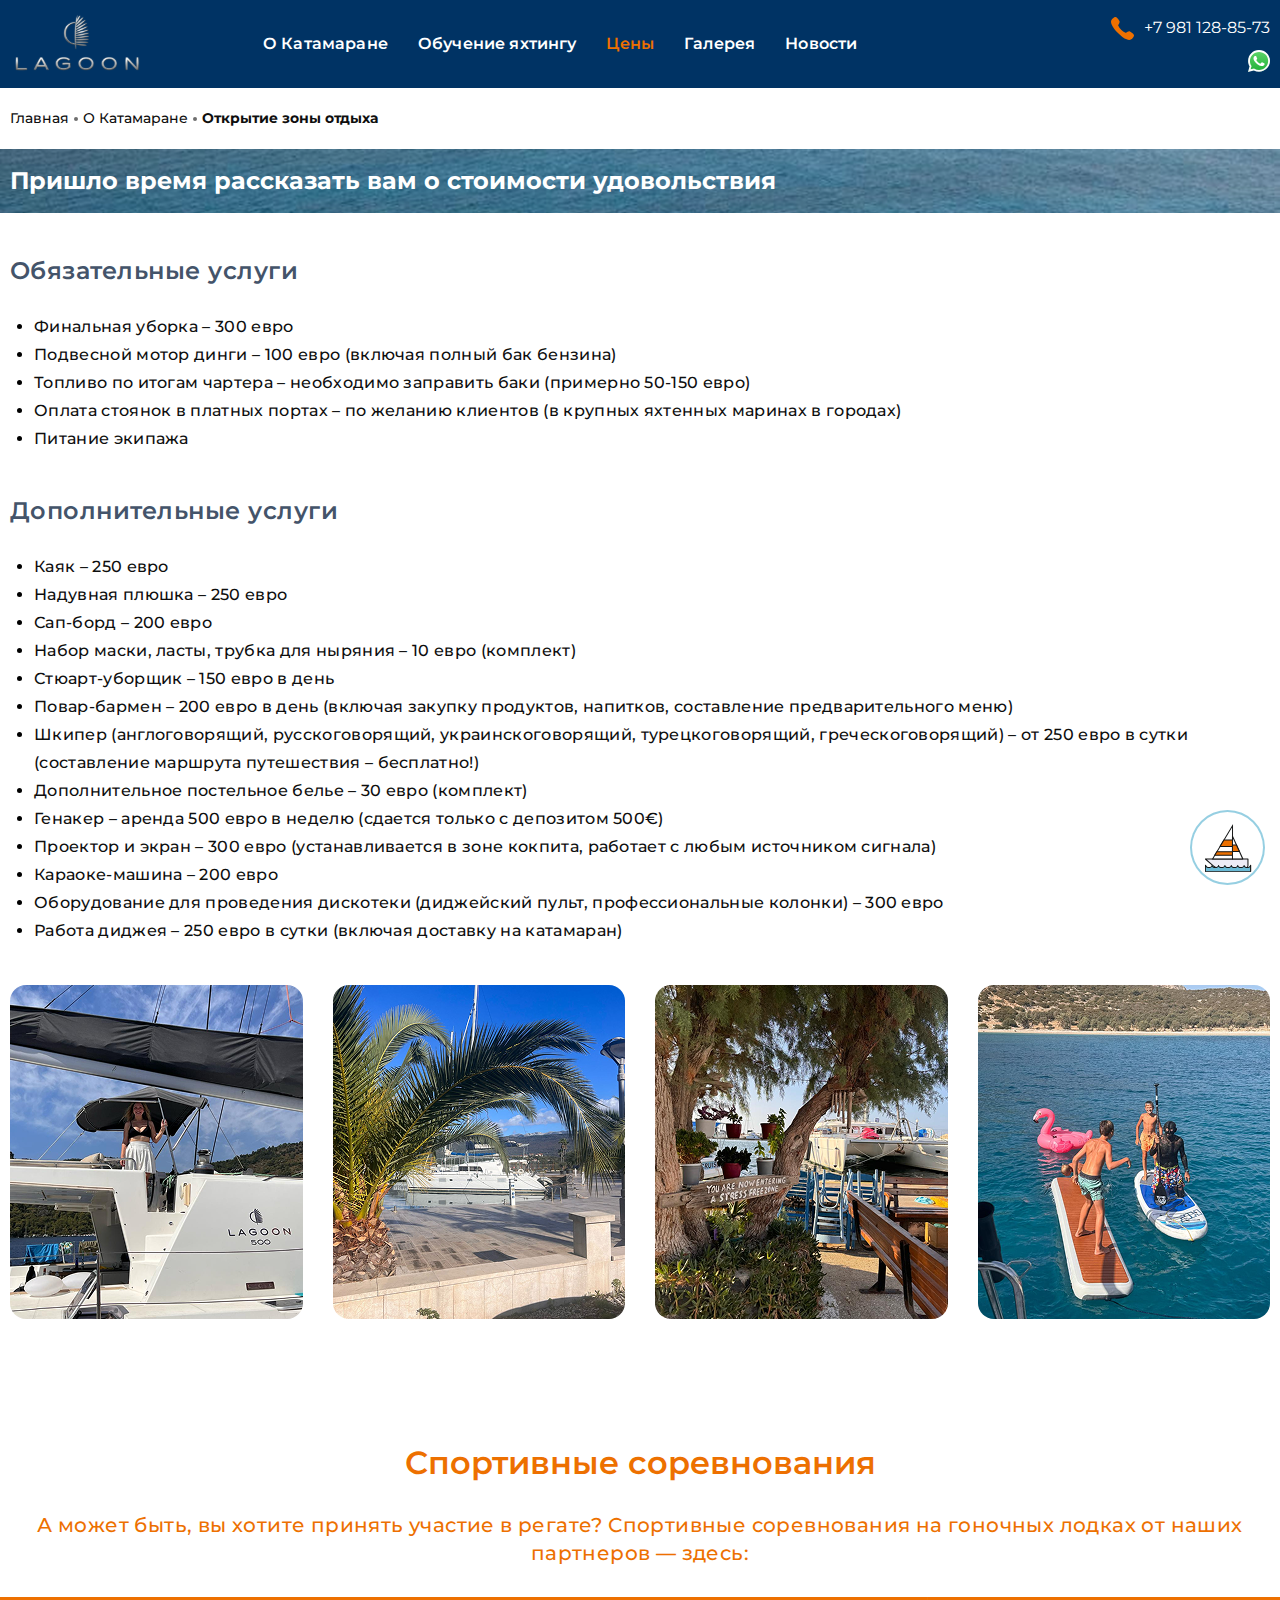
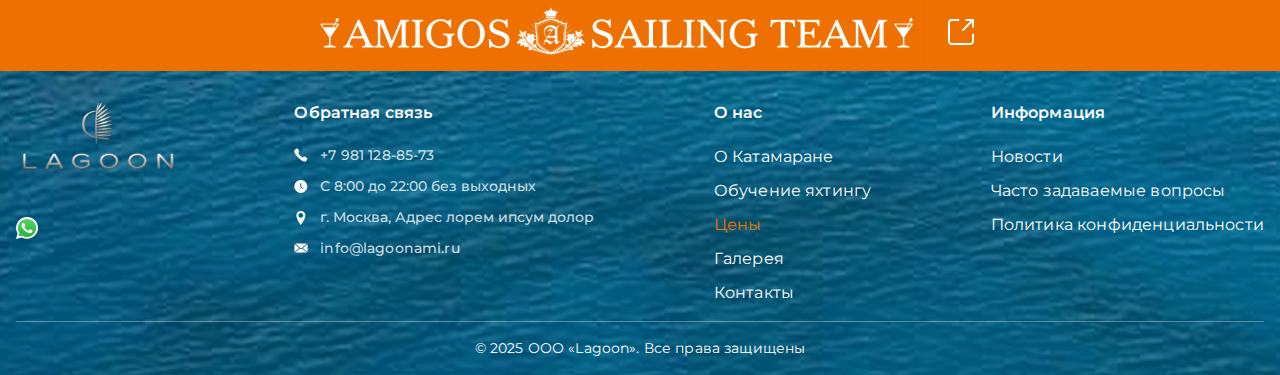
<file: price.html>
<!DOCTYPE html>
<html lang="ru" dir="ltr">
  <head>
    <!-- Disable forced linking to phone number on iOS -->
    <meta name="format-detection" content="telephone=no">
		<meta http-equiv="X-UA-Compatible" content="ie=edge">
    <!-- WebStructure Favicon -->
    <link rel="apple-touch-icon" sizes="180x180" href="favicon/apple-touch-icon.png">
    <link rel="icon" type="image/png" sizes="32x32" href="favicon/favicon-32x32.png">
    <link rel="icon" type="image/png" sizes="16x16" href="favicon/favicon-16x16.png">
    <link rel="manifest" href="favicon/site.webmanifest">
    <!-- Other Meta Tags -->
    <meta charset="utf-8">
    <meta name="viewport" content="width=device-width, initial-scale=1.0">
	<meta http-equiv="X-UA-Compatible" content="ie=edge">
    <link rel="stylesheet" href="css/sweetalert2.min.css">
    <link rel="stylesheet" href="css/swiper-bundle.min.css">
    <!-- <link rel="stylesheet" href="css/iconsfonts.css"> Set This -->
    <link rel="stylesheet" href="css/animate.min.css">
    <link rel="stylesheet" href="css/normalize.css">
    <link rel="stylesheet" href="css/style.css">
    <title>Цены</title>
  </head>
  <body>
    <!-- ================================================================= -->

    <div class="page_wrapper">
      <div class="big_Container">

        <!-- Header ====================================================== -->

        <header class="header header-blue">
          <div class="header__container __container">
            <div class="header__frame">
              <div class="header__logo logo">
                <a href="index.html"><img src="img/header/logo.svg" alt="Lagoon"></a>
              </div>
              <div class="header__menu menu">
                <div class="menu__icon">
                    <span></span>
                </div>
                <nav class="menu__body">
                    <div class="menu__bar">
                      <div class="menu__logo">
                        <a href="index.html"><img src="img/header/logo.svg" alt="Lagoon"></a>
                      </div>
                    </div>
                    <ul class="menu__list">
                        <li><a href="about.html" class="menu__link">О Катамаране</a></li>
                        <li><a href="training.html" class="menu__link">Обучение яхтингу</a></li>
                        <li><a href="price.html" class="menu__link menu__link-active">Цены</a></li>
                        <li><a href="gallery.html" class="menu__link">Галерея</a></li>
                        <li><a href="news.html" class="menu__link">Новости</a></li>
                    </ul>
                </nav>
              </div>
              <div class="header__actions actions-header" data-da="menu__body,2,767">
                <div class="actions-header__tel tel-header-actions">
                  <a href="tel:+79811288573">+7 981 128-85-73</a>
                </div>
                <div class="actions-header__social-medias social-medias">
                  <ul class="social-medias__list">
                    <li class="social-medias__item social-media">
                      <a href="https://wa.me/+79261721347" title="Whatsapp" aria-label="Связаться Whatsapp" target="_blank" rel="noopener noreferrer"><img src="img/icons/whatsapp.svg" alt="Whatsapp"></a>
                    </li>
                  </ul>
                </div>
              </div>
            </div>
          </div>
        </header>

        <!-- Main ======================================================== -->

        <main class="main singleIntroduce">
          <div class="main__container main__container-padding">
            <!-- Breadcrumb -->
            <nav class="breadcrumb __container" aria-label="Хлебные крошки">
                <ul class="breadcrumb-links">
                    <li><div class="breadcrumb-box"><a href="index.html">Главная</a></div></li>
                    <li><div class="breadcrumb-box"><a href="about.html">О Катамаране</a></div></li>
                    <li><div class="breadcrumb-box"><span>Открытие зоны отдыха</span></div></li>
                </ul>
            </nav>
            <!-- Title-Block -->
            <section class="main__title-block title-block" aria-labelledby="title-block-title">
                <h2 aria-hidden="true">#</h2>
                <div class="title-block__container __container">
                    <div class="title-block__frame">
                        <div class="title-block__content">
                            <h1 id="title-block-title">Пришло время рассказать вам о стоимости удовольствия</h1>
                        </div>
                    </div>
                </div>
            </section>
            <!-- Mandatory Services -->
            <section class="main__mandatory-services mandatory-services" aria-labelledby="mandatory-services-title">
            <div class="mandatory-services__conatiner __container">
                <div class="mandatory-services__frame">
                    <div class="mandatory-services__title title"><h2 id="mandatory-services-title">Обязательные услуги</h2></div>
                    <ul class="mandatory-services__list">
                        <li class="mandatory-services__item"><span>Финальная уборка – 300 евро</span></li>
                        <li class="mandatory-services__item"><span>Подвесной мотор динги – 100 евро (включая полный бак бензина)</span></li>
                        <li class="mandatory-services__item"><span>Топливо по итогам чартера – необходимо заправить баки (примерно 50-150 евро)</span></li>
                        <li class="mandatory-services__item"><span>Оплата стоянок в платных портах – по желанию клиентов (в крупных яхтенных маринах в городах)</span></li>
                        <li class="mandatory-services__item"><span>Питание экипажа</span></li>
                    </ul>
                </div>
            </div>
            </section>
            <!-- Additional Services -->
            <section class="main__additional-services additional-services" aria-labelledby="additional-services-title">
                <div class="additional-services__container __container">
                    <div class="additional-services__frame">
                        <div class="additional-services__title title"><h2 id="additional-services-title">Дополнительные услуги</h2></div>
                        <ul class="additional-services__list">
                            <li class="additional-services__item"><span>Каяк – 250 евро</span></li>
                            <li class="additional-services__item"><span>Надувная плюшка – 250 евро</span></li>
                            <li class="additional-services__item"><span>Сап-борд – 200 евро</span></li>
                            <li class="additional-services__item"><span>Набор маски, ласты, трубка для ныряния – 10 евро (комплект)</span></li>
                            <li class="additional-services__item"><span>Стюарт-уборщик – 150 евро в день</span></li>
                            <li class="additional-services__item"><span>Повар-бармен – 200 евро в день (включая закупку продуктов, напитков, составление предварительного меню)</span></li>
                            <li class="additional-services__item"><span>Шкипер (англоговорящий, русскоговорящий, украинскоговорящий, турецкоговорящий, греческоговорящий) – от 250 евро в сутки (составление маршрута путешествия – бесплатно!)</span></li>
                            <li class="additional-services__item"><span>Дополнительное постельное белье – 30 евро (комплект)</span></li>
                            <li class="additional-services__item"><span>Генакер – аренда 500 евро в неделю (сдается только с депозитом 500€)</span></li>
                            <li class="additional-services__item"><span>Проектор и экран – 300 евро (устанавливается в зоне кокпита, работает с любым источником сигнала)</span></li>
                            <li class="additional-services__item"><span>Караоке-машина – 200 евро</span></li>
                            <li class="additional-services__item"><span>Оборудование для проведения дискотеки (диджейский пульт, профессиональные колонки) – 300 евро</span></li>
                            <li class="additional-services__item"><span>Работа диджея – 250 евро в сутки (включая доставку на катамаран)</span></li>
                        </ul>
                    </div>
                </div>
            </section>
            <!-- Price Gallery -->
            <section class="main__price-gallery price-gallery">
              <h2 aria-hidden="true">#</h2>
              <div class="price-gallery__container __container">
                  <div class="price-gallery__frame">
                      <ul class="price-gallery__list">
                          <li class="price-gallery__item"><img src="img/other/price/catamaran1.png" alt="Катамаран" title="Катамаран" class="image-zoom"></li>
                          <li class="price-gallery__item"><img src="img/other/price/catamaran2.png" alt="Катамаран" title="Катамаран" class="image-zoom"></li>
                          <li class="price-gallery__item"><img src="img/other/price/catamaran3.png" alt="Катамаран" title="Катамаран" class="image-zoom"></li>
                          <li class="price-gallery__item"><img src="img/other/price/catamaran4.png" alt="Катамаран" title="Катамаран" class="image-zoom"></li>
                      </ul>
                  </div>
              </div>
            </section>
            <!-- Overfooter -->
            <section class="main__overfooter overfooter" aria-labelledby="overfooter-title">
              <h2 aria-hidden="true">#</h2>
              <div class="overfooter__container">
                <div class="overfooter__frame">
                  <div class="overfooter__content __container">
                    <div class="overfooter__title title"><h2 id="overfooter-title">Спортивные соревнования</h2></div>
                    <div class="overfooter__text">
                      <p>А может быть, вы хотите принять участие в регате? Спортивные соревнования на гоночных лодках от наших партнеров — здесь:</p>
                    </div>
                  </div>
                  <div class="overfooter__banner banner-overfooter">
                    <div class="banner-overfooter__body">
                      <div class="banner-overfooter__image"><img src="img/main/overfooter/overfooter.svg" alt="Lagoon"></div>
                      <div class="banner-overfooter__blank"><a href="https://www.amigossailingteam.com/" target="_blank" rel="noopener noreferrer" class="blank-btn" title="Открыть ссылку в новом окне">
                        <svg width="26" height="26" viewBox="0 0 26 26" fill="none" xmlns="http://www.w3.org/2000/svg">
                          <g id="newpage">
                          <g id="arrow">
                          <path id="Vector_01" fill-rule="evenodd" clip-rule="evenodd" d="M25.7071 0.292893C26.0976 0.683417 26.0976 1.31658 25.7071 1.70711L15.7071 11.7071C15.3166 12.0976 14.6834 12.0976 14.2929 11.7071C13.9024 11.3166 13.9024 10.6834 14.2929 10.2929L24.2929 0.292893C24.6834 -0.097631 25.3166 -0.097631 25.7071 0.292893Z" fill="white"/>
                          <path id="Vector_02" fill-rule="evenodd" clip-rule="evenodd" d="M17.3333 1C17.3333 0.447715 17.781 0 18.3333 0H24.9999C25.5522 0 25.9999 0.447715 25.9999 1V7.66667C25.9999 8.21895 25.5522 8.66667 24.9999 8.66667C24.4476 8.66667 23.9999 8.21895 23.9999 7.66667V2H18.3333C17.781 2 17.3333 1.55228 17.3333 1Z" fill="white"/>
                          </g>
                          <path id="frame" fill-rule="evenodd" clip-rule="evenodd" d="M3.66667 2C2.74619 2 2 2.74619 2 3.66667V22.3333C2 23.2538 2.74618 24 3.66667 24H22.3333C23.2538 24 24 23.2538 24 22.3333V15.6667C24 15.1144 24.4477 14.6667 25 14.6667C25.5523 14.6667 26 15.1144 26 15.6667V22.3333C26 24.3584 24.3584 26 22.3333 26H3.66667C1.64163 26 0 24.3584 0 22.3333V3.66667C0 1.64162 1.64162 0 3.66667 0H10.3333C10.8856 0 11.3333 0.447715 11.3333 1C11.3333 1.55228 10.8856 2 10.3333 2H3.66667Z" fill="white"/>
                          </g>
                          </svg>
                      </a></div>
                    </div>
                  </div>
                </div>
              </div>
            </section>
          </div>
        </main>

        <!-- Footer ====================================================== -->

        <footer class="footer">
          <div class="footer__container">
            <div class="footer__frame">
              <div class="footer__top __container">
                <div class="footer__item footer__actions actions-footer" data-da="footer__top,4,766.98">
                  <div class="actions-footer__logo logo">
                    <img src="img/footer/logo.svg" alt="Lagoon">
                  </div>
                  <div class="actions-footer__social-medias social-medias">
                    <ul class="social-medias__list">
                      <li class="social-medias__item social-media">
                        <a href="https://wa.me/+79261721347" title="Whatsapp" aria-label="Связаться Whatsapp"><img src="img/icons/whatsapp.svg" alt="Whatsapp"></a>
                      </li>
                    </ul>
                  </div>
                </div>
                <nav class="footer__item footer__nav nav-footer nav-footer__feedback" aria-labelledby="feedback-title">
                  <div class="nav-footer__title"><h2 id="feedback-title">Обратная связь</h2></div>
                  <ul>
                    <li class="nav-footer__item nav-footer__item-phone"><a href="tel:+79811288573">+7 981 128-85-73</a></li>
                    <li class="nav-footer__item nav-footer__item-hours"><address>С <time datetime="08:00">8:00</time> до <time datetime="22:00">22:00</time> без выходных</address></li>
                    <li class="nav-footer__item nav-footer__item-address"><address>г. Москва, Адрес лорем ипсум долор</address></li>
                    <li class="nav-footer__item nav-footer__item-mail"><a href="mailto:info@lagoonami.ru">info@lagoonami.ru</a></li>
                  </ul>
                </nav>
                <nav class="footer__item footer__nav nav-footer nav-footer__about" aria-labelledby="about-title">
                  <div class="nav-footer__title"><h2 id="about-title">О нас</h2></div>
                  <ul>
                    <li class="nav-footer__item"><a href="about.html">О Катамаране</a></li>
                    <li class="nav-footer__item"><a href="training.html">Обучение яхтингу</a></li>
                    <li class="nav-footer__item"><a href="price.html" class="menu__link-active">Цены</a></li>
                    <li class="nav-footer__item"><a href="gallery.html">Галерея</a></li>
                    <li class="nav-footer__item"><a href="contacts.html">Контакты</a></li>
                  </ul>
                </nav>
                <nav class="footer__item footer__nav nav-footer nav-footer__information" aria-labelledby="information-title">
                  <div class="nav-footer__title"><h2 id="information-title">Информация</h2></div>
                  <ul>
                    <li class="nav-footer__item"><a href="news.html">Новости</a></li>
                    <li class="nav-footer__item"><a href="questions.html">Часто задаваемые вопросы</a></li>
                    <li class="nav-footer__item"><a href="confidentiality.html">Политика конфиденциальности</a></li>
                  </ul>
                </nav>
              </div>
              <div class="footer__bottom">
                <div class="footer__copyright copyright">
                  <p>© 2025 ООО «Lagoon». Все права защищены</p>
                </div>
              </div>
            </div>
          </div>
        </footer>

        <!-- Floating Button ============================================= -->
        <div class="floating-button">
          <a href="https://wa.me/+79261721347" class="floating-button__link floating-button__whatsapp" target="_blank" rel="noopener noreferrer">
            <svg width="45" height="47" viewBox="0 0 45 47" fill="none" xmlns="http://www.w3.org/2000/svg">
              <g id="ship-frame">
              <g id="ship">
              <path id="Vector" d="M1.28571 33.9107H41.2917V40.3274C41.2917 41.4405 39.6548 42.3571 37.5595 42.3571H13.9881C11.5655 42.3571 10.125 41.6369 8.94643 40.6548L1.28571 33.9107Z" fill="#EEECF6"/>
              <path id="Vector_2" d="M37.5595 42.8155H13.9881C11.2381 42.8155 9.66666 41.8333 8.61905 40.9821L0.958332 34.2381C0.82738 34.1071 0.761903 33.9107 0.82738 33.7143C0.892856 33.5179 1.08928 33.3869 1.28571 33.3869H41.2917C41.5536 33.3869 41.75 33.5833 41.75 33.8452V40.2619C41.75 41.7024 39.9167 42.8155 37.5595 42.8155ZM2.52976 34.369L9.27381 40.2619C10.256 41.0476 11.5655 41.8988 13.9881 41.8988H37.5595C39.4583 41.8988 40.7679 41.1131 40.7679 40.3274V34.369H2.52976Z" fill="#141515"/>
              <path id="Vector_3" d="M26.756 2.54762L7.96428 33.7143H26.756V2.54762Z" fill="white"/>
              <path id="Vector_4" d="M27.2143 34.2381H7.17857L27.2143 0.845237V34.2381ZM8.81548 33.2559H26.2976V4.18452L8.81548 33.2559Z" fill="#141515"/>
              <path id="Vector_5" d="M12.0238 27.0357L9.99405 30.375H26.7559V27.0357H12.0238Z" fill="#ED7000"/>
              <path id="Vector_6" d="M27.2143 30.8333H9.20833L11.7619 26.5774H27.2143V30.8333ZM10.8452 29.9167H26.2976V27.494H12.2857L10.8452 29.9167Z" fill="#141515"/>
              <path id="Vector_7" d="M18.7024 15.9702L15.0357 21.994H26.756V15.9702H18.7024Z" fill="#ED7000"/>
              <path id="Vector_8" d="M26.756 22.4524H15.0357C14.8393 22.4524 14.7083 22.3869 14.6429 22.1905C14.5774 22.0595 14.5774 21.8631 14.6429 21.7321L18.244 15.7083C18.3095 15.5774 18.506 15.5119 18.6369 15.5119H26.6905C26.9524 15.5119 27.1488 15.7083 27.1488 15.9702V21.994C27.2143 22.256 27.0179 22.4524 26.756 22.4524ZM15.8869 21.5357H26.2976V16.4286H18.9643L15.8869 21.5357Z" fill="#141515"/>
              <path id="Vector_9" d="M26.6905 12.369L36.381 33.7143H26.6905V12.369Z" fill="white"/>
              <path id="Vector_10" d="M36.4464 34.2381H26.6905C26.4286 34.2381 26.2321 34.0417 26.2321 33.7798V12.369C26.2321 12.1726 26.3631 11.9762 26.625 11.9107C26.8214 11.8452 27.0833 11.9762 27.1488 12.1726L36.8393 33.4524C36.9048 33.5179 36.9048 33.6488 36.9048 33.7143C36.9048 33.9762 36.7083 34.2381 36.4464 34.2381ZM27.1488 33.256H35.6607L27.1488 14.5298V33.256Z" fill="#141515"/>
              <path id="Vector_11" d="M30.4226 20.6845L33.1726 26.7083H26.6905V20.6845H30.4226Z" fill="#ED7000"/>
              <path id="Vector_12" d="M33.8929 27.1667H26.2321V20.2262H30.75L33.8929 27.1667ZM27.1488 26.25H32.4524L30.0952 21.1429H27.0833V26.25H27.1488Z" fill="#141515"/>
              </g>
              <g id="waves">
              <path id="Vector_13" d="M1.54762 39.7381C1.54762 40.9167 2.92262 41.8333 4.55952 41.8333C6.13095 41.8333 7.44047 40.9821 7.57143 39.869C7.70238 40.9821 9.0119 41.8333 10.5833 41.8333C12.1548 41.8333 13.4643 40.9821 13.5952 39.869C13.7262 40.9821 15.0357 41.8333 16.6071 41.8333C18.1786 41.8333 19.4881 40.9821 19.619 39.869C19.75 40.9821 21.0595 41.8333 22.631 41.8333C24.2024 41.8333 25.5119 40.9821 25.6429 39.869C25.7738 40.9821 27.0833 41.8333 28.6548 41.8333C30.2262 41.8333 31.5357 40.9821 31.6667 39.869C31.7976 40.9821 33.1071 41.8333 34.6786 41.8333C36.25 41.8333 37.5595 40.9821 37.6905 39.869C37.8214 40.9821 39.131 41.8333 40.7024 41.8333C42.3393 41.8333 43.6488 40.8512 43.7143 39.6726H43.8452V45.631H1.35119V39.6726H1.54762V39.7381Z" fill="#6ABAD6"/>
              <path id="Vector_14" d="M43.7143 46.1548H1.35119C1.08929 46.1548 0.892857 45.9583 0.892857 45.6964V39.7381C0.892857 39.4762 1.08929 39.2798 1.35119 39.2798H1.54762C1.80952 39.2798 2.00595 39.4762 2.00595 39.7381C2.00595 40.6548 3.18452 41.4405 4.55952 41.4405C5.86905 41.4405 6.98214 40.7202 7.11309 39.8691C7.11309 39.6071 7.30952 39.4762 7.57143 39.4762C7.83333 39.4762 8.02976 39.6726 8.02976 39.8691C8.16071 40.7857 9.27381 41.4405 10.5833 41.4405C11.8929 41.4405 13.006 40.7202 13.1369 39.8691C13.1369 39.6071 13.3333 39.4762 13.5952 39.4762C13.8571 39.4762 14.0536 39.6726 14.0536 39.8691C14.1845 40.7857 15.2976 41.4405 16.6071 41.4405C17.9167 41.4405 19.0298 40.7202 19.1607 39.8691C19.1607 39.6071 19.3571 39.4762 19.619 39.4762C19.881 39.4762 20.0774 39.6726 20.0774 39.8691C20.2083 40.7857 21.3214 41.4405 22.631 41.4405C23.9405 41.4405 25.0536 40.7202 25.1845 39.8691C25.1845 39.6071 25.381 39.4762 25.6429 39.4762C25.9048 39.4762 26.1012 39.6726 26.1012 39.8691C26.2321 40.7857 27.3452 41.4405 28.6548 41.4405C29.9643 41.4405 31.0774 40.7202 31.2083 39.8691C31.2083 39.6071 31.4048 39.4762 31.6667 39.4762C31.9286 39.4762 32.125 39.6726 32.125 39.8691C32.256 40.7857 33.369 41.4405 34.6786 41.4405C35.9881 41.4405 37.1012 40.7202 37.2321 39.8691C37.2321 39.6071 37.4286 39.4762 37.6905 39.4762C37.9524 39.4762 38.1488 39.6726 38.1488 39.8691C38.2798 40.7857 39.3929 41.4405 40.7024 41.4405C42.0774 41.4405 43.1905 40.6548 43.256 39.7381C43.256 39.4762 43.4524 39.2798 43.7143 39.2798H43.8452C44.1071 39.2798 44.3036 39.4762 44.3036 39.7381V45.6964C44.1726 45.9583 43.9762 46.1548 43.7143 46.1548ZM1.80952 45.2381H43.256V41.375C42.6012 41.9643 41.619 42.3571 40.5714 42.3571C39.2619 42.3571 38.1488 41.8333 37.5595 41.0476C36.9702 41.8333 35.8571 42.3571 34.5476 42.3571C33.2381 42.3571 32.125 41.8333 31.5357 41.0476C30.9464 41.8333 29.8333 42.3571 28.5238 42.3571C27.2143 42.3571 26.1012 41.8333 25.5119 41.0476C24.9226 41.8333 23.8095 42.3571 22.5 42.3571C21.1905 42.3571 20.0774 41.8333 19.4881 41.0476C18.8988 41.8333 17.7857 42.3571 16.4762 42.3571C15.1667 42.3571 14.0536 41.8333 13.4643 41.0476C12.875 41.8333 11.7619 42.3571 10.4524 42.3571C9.14286 42.3571 8.02976 41.8333 7.44048 41.0476C6.85119 41.8333 5.73809 42.3571 4.42857 42.3571C3.31548 42.3571 2.33333 41.9643 1.74405 41.375V45.2381H1.80952Z" fill="#141515"/>
              </g>
              </g>
              </svg>
          </a>
          <span class="floating-button__tootip"><span>Связаться с нами</span></span>
        </div>


        <!-- ============================================================= -->
      </div>
    </div>
    <script src="js/sweetalert2.all.min.js"></script>
    <script src="js/dynamicAdapts.js"></script>
    <script src="js/imask.js"></script>
    <script src="js/swiper-bundle.min.js"></script>
    <script src="js/script.js"></script>
  </body>
</html>
</file>
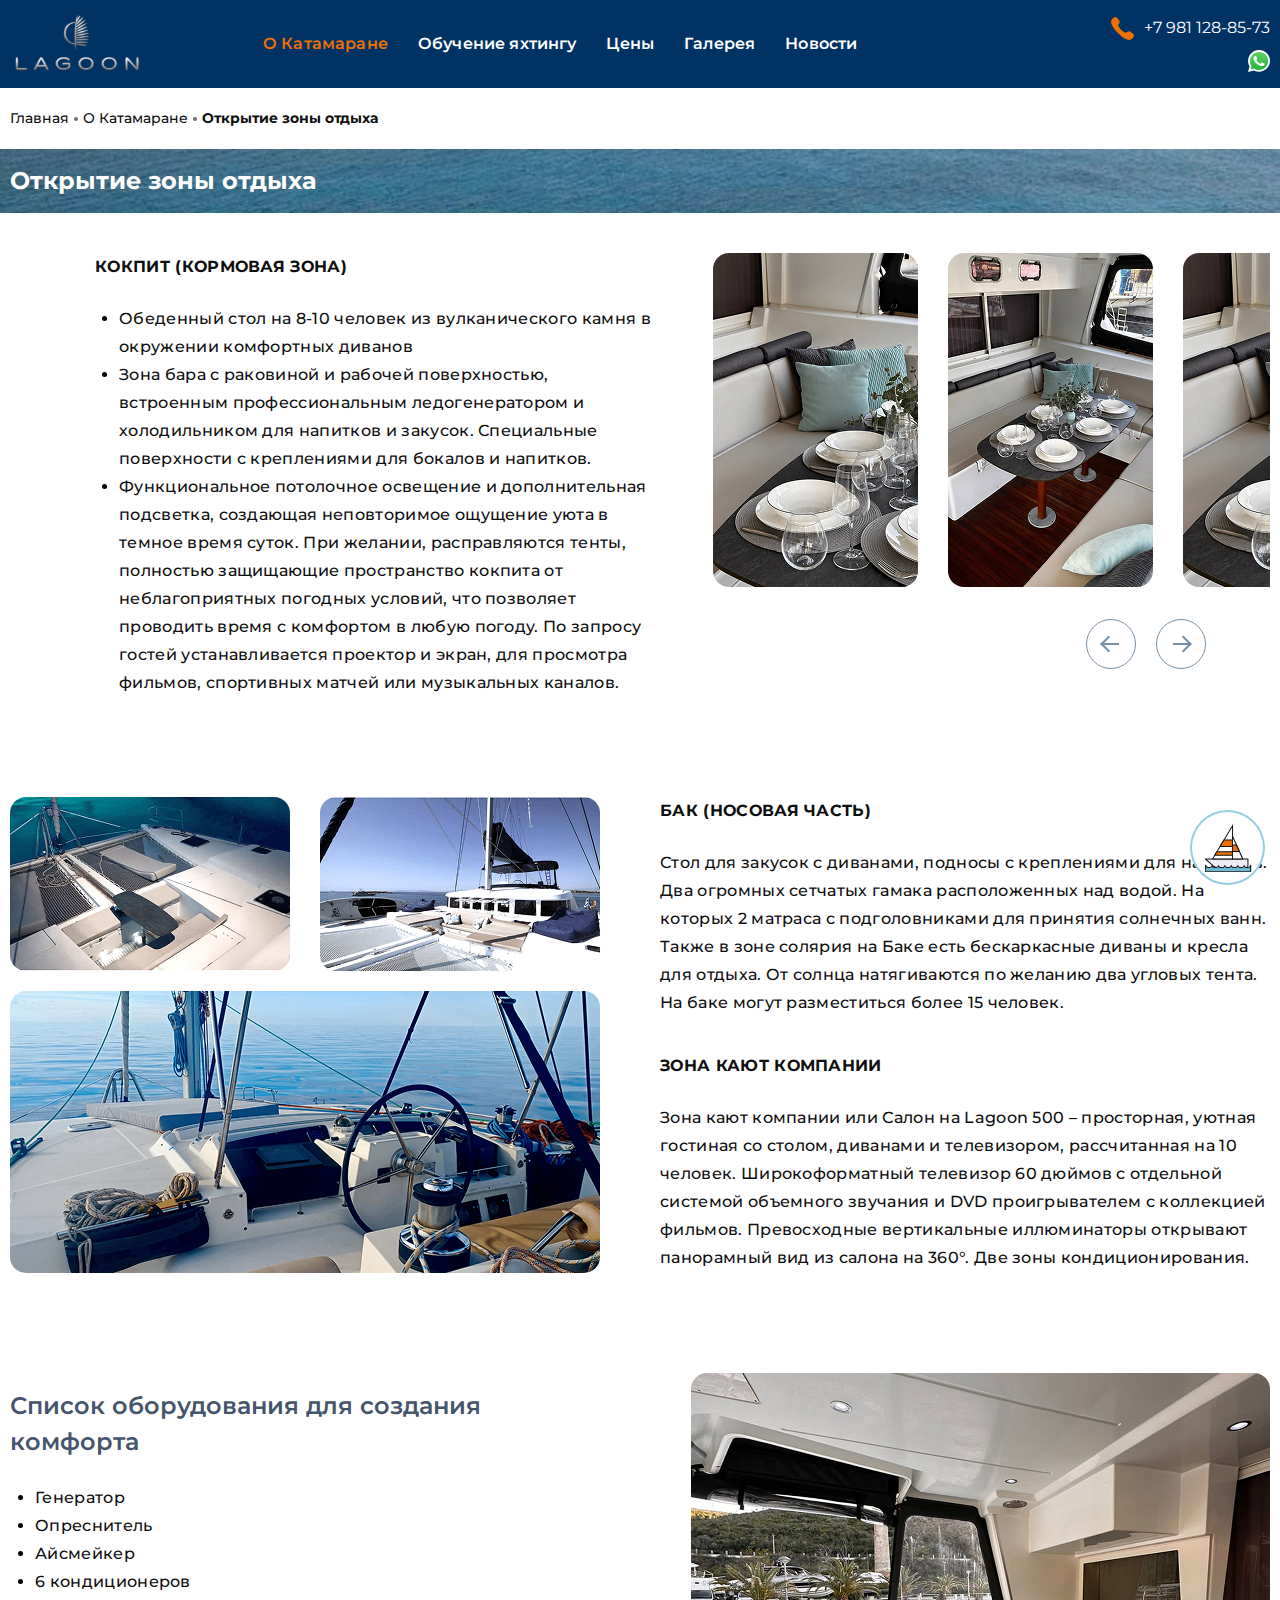
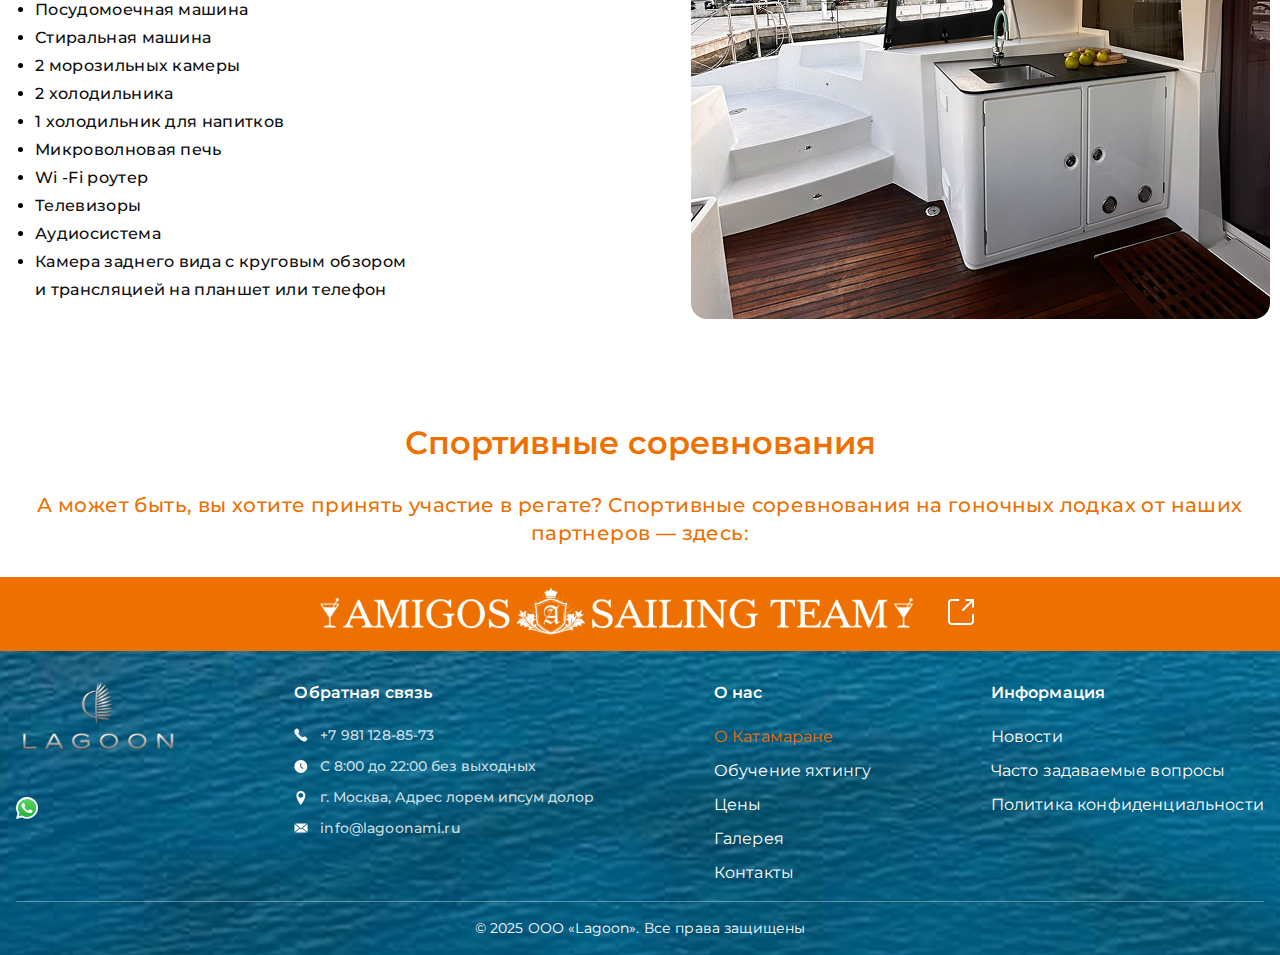
<file: singleIntroduce.html>
<!DOCTYPE html>
<html lang="ru" dir="ltr">
  <head>
    <!-- Disable forced linking to phone number on iOS -->
    <meta name="format-detection" content="telephone=no">
		<meta http-equiv="X-UA-Compatible" content="ie=edge">
    <!-- WebStructure Favicon -->
    <link rel="apple-touch-icon" sizes="180x180" href="favicon/apple-touch-icon.png">
    <link rel="icon" type="image/png" sizes="32x32" href="favicon/favicon-32x32.png">
    <link rel="icon" type="image/png" sizes="16x16" href="favicon/favicon-16x16.png">
    <link rel="manifest" href="favicon/site.webmanifest">
    <!-- Other Meta Tags -->
    <meta charset="utf-8">
    <meta name="viewport" content="width=device-width, initial-scale=1.0">
	<meta http-equiv="X-UA-Compatible" content="ie=edge">
    <link rel="stylesheet" href="css/sweetalert2.min.css">
    <link rel="stylesheet" href="css/swiper-bundle.min.css">
    <!-- <link rel="stylesheet" href="css/iconsfonts.css"> Set This -->
    <link rel="stylesheet" href="css/animate.min.css">
    <link rel="stylesheet" href="css/normalize.css">
    <link rel="stylesheet" href="css/style.css">
    <title>О Катамаране</title>
  </head>
  <body>
    <!-- ================================================================= -->

    <div class="page_wrapper">
      <div class="big_Container">

        <!-- Header ====================================================== -->

        <header class="header header-blue">
          <div class="header__container __container">
            <div class="header__frame">
              <div class="header__logo logo">
                <a href="index.html"><img src="img/header/logo.svg" alt="Lagoon"></a>
              </div>
              <div class="header__menu menu">
                <div class="menu__icon">
                    <span></span>
                </div>
                <nav class="menu__body">
                    <div class="menu__bar">
                      <div class="menu__logo">
                        <a href="index.html"><img src="img/header/logo.svg" alt="Lagoon"></a>
                      </div>
                    </div>
                    <ul class="menu__list">
                        <li><a href="about.html" class="menu__link menu__link-active">О Катамаране</a></li>
                        <li><a href="training.html" class="menu__link">Обучение яхтингу</a></li>
                        <li><a href="price.html" class="menu__link">Цены</a></li>
                        <li><a href="gallery.html" class="menu__link">Галерея</a></li>
                        <li><a href="news.html" class="menu__link">Новости</a></li>
                    </ul>
                </nav>
              </div>
              <div class="header__actions actions-header" data-da="menu__body,2,767">
                <div class="actions-header__tel tel-header-actions">
                  <a href="tel:+79811288573">+7 981 128-85-73</a>
                </div>
                <div class="actions-header__social-medias social-medias">
                  <ul class="social-medias__list">
                    <li class="social-medias__item social-media">
                      <a href="https://wa.me/+79261721347" title="Whatsapp" aria-label="Связаться Whatsapp" target="_blank" rel="noopener noreferrer"><img src="img/icons/whatsapp.svg" alt="Whatsapp"></a>
                    </li>
                  </ul>
                </div>
              </div>
            </div>
          </div>
        </header>

        <!-- Main ======================================================== -->

        <main class="main singleIntroduce">
          <div class="main__container main__container-padding">
            <!-- Breadcrumb -->
            <nav class="breadcrumb __container" aria-label="Хлебные крошки">
                <ul class="breadcrumb-links">
                    <li><div class="breadcrumb-box"><a href="index.html">Главная</a></div></li>
                    <li><div class="breadcrumb-box"><a href="about.html">О Катамаране</a></div></li>
                    <li><div class="breadcrumb-box"><span>Открытие зоны отдыха</span></div></li>
                </ul>
            </nav>
            <!-- Title-Block -->
            <section class="main__title-block title-block" aria-labelledby="title-block-title">
                <h2 aria-hidden="true">#</h2>
                <div class="title-block__container __container">
                    <div class="title-block__frame">
                        <div class="title-block__content">
                            <h1 id="title-block-title">Открытие зоны отдыха</h1>
                        </div>
                    </div>
                </div>
            </section>
            <!-- Introduce-Swiper -->
            <section class="main__introduce-swiper introduce-swiper" aria-labelledby="introduce-swiper-title">
                <h2 aria-hidden="true">#</h2>
                <div class="introduce-swiper__container __container">
                <div class="introduce-swiper__frame">
                    <div class="introduce-swiper__content">
                        <div class="introduce-swiper__title title"><h2 id="introduce-swiper-title">КОКПИТ (КОРМОВАЯ ЗОНА)</h2></div>
                        <div class="introduce-swiper__list">
                            <ul>
                                <li>
                                    <p>Обеденный стол на 8-10 человек из вулканического камня в окружении комфортных диванов</p>
                                </li>
                                <li>
                                    <p>Зона бара с раковиной и рабочей поверхностью, встроенным профессиональным ледогенератором и холодильником для напитков и закусок. Специальные поверхности с креплениями для бокалов и напитков.</p>
                                </li>
                                <li>
                                    <p>Функциональное потолочное освещение и дополнительная подсветка, создающая неповторимое ощущение уюта в темное время суток. При желании, расправляются тенты, полностью защищающие пространство кокпита от неблагоприятных погодных условий, что позволяет проводить время с комфортом в любую погоду. По запросу гостей устанавливается проектор и экран, для просмотра фильмов, спортивных матчей или музыкальных каналов.</p>
                                </li>
                            </ul>
                        </div>
                    </div>
                    <div class="introduce-swiper__swiper swiper-introduce">
                        <div class="swiper-introduce__container swiper-container">
                            <div class="swiper-introduce__wrapper swiper-wrapper">
                                <div class="swiper-introduce__slide swiper-slide">
                                    <div class="swiper-introduce__image">
                                        <img src="img/other/singleIntroduce/introduce-swiper/catamaran1.png" alt="Катамаран" title="Катамаран" class="image-zoom">
                                    </div>
                                </div>
                                <div class="swiper-introduce__slide swiper-slide">
                                    <div class="swiper-introduce__image">
                                        <img src="img/other/singleIntroduce/introduce-swiper/catamaran2.png" alt="Катамаран" title="Катамаран" class="image-zoom">
                                    </div>
                                </div>
                                <div class="swiper-introduce__slide swiper-slide">
                                    <div class="swiper-introduce__image">
                                        <img src="img/other/singleIntroduce/introduce-swiper/catamaran1.png" alt="Катамаран" title="Катамаран" class="image-zoom">
                                    </div>
                                </div>
                                <div class="swiper-introduce__slide swiper-slide">
                                    <div class="swiper-introduce__image">
                                        <img src="img/other/singleIntroduce/introduce-swiper/catamaran2.png" alt="Катамаран" title="Катамаран" class="image-zoom">
                                    </div>
                                </div>
                                <div class="swiper-introduce__slide swiper-slide">
                                    <div class="swiper-introduce__image">
                                        <img src="img/other/singleIntroduce/introduce-swiper/catamaran1.png" alt="Катамаран" title="Катамаран" class="image-zoom">
                                    </div>
                                </div>
                            </div>
                            
                            <div class="swiper-introduce__arrows">
                                <div class="swiper-introduce__button swiper-introduce__button-next swiper-button-next"><span></span></div>
                                <div class="swiper-introduce__button swiper-introduce__button-prev swiper-button-prev"><span></span></div>
                            </div>
                        </div>
                    </div>
                </div>
            </div>
            </section>
            <!-- Introduce-Block -->
            <section class="main__introduce-block introduce-block" aria-label="Дополнительная информация">
                <div class="introduce-block__container __container">
                    <div class="introduce-block__frame">
                        <div class="introduce-block__images">
                            <div class="introduce-block__images-block introduce-block__images-small">
                                <div class="introduce-block__image"><img src="img/other/singleIntroduce/introduce-block/catamaran3.png" alt="Катамаран" title="Катамаран" class="image-zoom"></div>
                                <div class="introduce-block__image"><img src="img/other/singleIntroduce/introduce-block/catamaran4.png" alt="Катамаран" title="Катамаран" class="image-zoom"></div>
                            </div>
                            <div class="introduce-block__images-block introduce-block__images-big">
                                <div class="introduce-block__image"><img src="img/other/singleIntroduce/introduce-block/catamaran5.png" alt="Катамаран" title="Катамаран" class="image-zoom"></div>
                            </div>
                        </div>
                        <div class="introduce-block__content">
                            <div class="introduce-block__content-block">
                                <div class="introduce-block__title title"><h2>БАК (НОСОВАЯ ЧАСТЬ)</h2></div>
                                <div class="introduce-block__paragraph">
                                    <p>Стол для закусок с диванами, подносы с креплениями для напитков. Два огромных сетчатых гамака расположенных над водой. На которых 2 матраса с подголовниками для принятия солнечных ванн.
                                        Также в зоне солярия на Баке есть бескаркасные диваны и кресла для отдыха. От солнца натягиваются по желанию два угловых тента. На баке могут разместиться более 15 человек.</p>
                                </div>
                            </div>
                            <div class="introduce-block__content-block">
                                <div class="introduce-block__title title"><h2>ЗОНА КАЮТ КОМПАНИИ</h2></div>
                                <div class="introduce-block__paragraph">
                                    <p>Зона кают компании или Салон на Lagoon 500 – просторная, уютная гостиная со столом, диванами и телевизором, рассчитанная на 10 человек. Широкоформатный телевизор 60 дюймов с отдельной системой объемного звучания и DVD проигрывателем с коллекцией фильмов. Превосходные вертикальные иллюминаторы открывают панорамный вид из салона на 360°. Две зоны кондиционирования.</p>
                                </div>
                            </div>
                        </div>
                    </div>
                </div>
            </section>
            <!-- Equipment -->
            <section class="main__about-equipment equipment" aria-labelledby="equipment-title">
                <h2 aria-hidden="true">#</h2>
                <div class="equipment__container __container">
                <div class="equipment__frame">
                    <div class="equipment__content">
                    <div class="equipment__title title"><h2 id="equipment-title">Список оборудования для создания комфорта</h2></div>
                    <ul class="equipment__list list-equipment">
                        <li class="list-equipment__item"><span>Генератор</span></li>
                        <li class="list-equipment__item"><span>Опреснитель</span></li>
                        <li class="list-equipment__item"><span>Айсмейкер</span></li>
                        <li class="list-equipment__item"><span>6 кондиционеров</span></li>
                        <li class="list-equipment__item"><span>Посудомоечная машина</span></li>
                        <li class="list-equipment__item"><span>Стиральная машина</span></li>
                        <li class="list-equipment__item"><span>2 морозильных камеры</span></li>
                        <li class="list-equipment__item"><span>2 холодильника</span></li>
                        <li class="list-equipment__item"><span>1 холодильник для напитков </span></li>
                        <li class="list-equipment__item"><span>Микроволновая печь</span></li>
                        <li class="list-equipment__item"><span>Wi -Fi роутер </span></li>
                        <li class="list-equipment__item"><span>Телевизоры </span></li>
                        <li class="list-equipment__item"><span>Аудиосистема </span></li>
                        <li class="list-equipment__item"><span>Камера заднего вида с круговым обзором 
                        и трансляцией на планшет или телефон</span></li>
                    </ul>
                    </div>
                    <div class="equipment__image">
                    <img src="img/other/about/about-equipment/catamaran.png" alt="Внутрь Катамарана" title="Внутрь Катамарана" class="image-zoom">
                    </div>
                </div>
                </div>
            </section>
            <!-- Overfooter -->
            <section class="main__overfooter overfooter" aria-labelledby="overfooter-title">
              <h2 aria-hidden="true">#</h2>
              <div class="overfooter__container">
                <div class="overfooter__frame">
                  <div class="overfooter__content __container">
                    <div class="overfooter__title title"><h2 id="overfooter-title">Спортивные соревнования</h2></div>
                    <div class="overfooter__text">
                      <p>А может быть, вы хотите принять участие в регате? Спортивные соревнования на гоночных лодках от наших партнеров — здесь:</p>
                    </div>
                  </div>
                  <div class="overfooter__banner banner-overfooter">
                    <div class="banner-overfooter__body">
                      <div class="banner-overfooter__image"><img src="img/main/overfooter/overfooter.svg" alt="Lagoon"></div>
                      <div class="banner-overfooter__blank"><a href="https://www.amigossailingteam.com/" target="_blank" rel="noopener noreferrer" class="blank-btn" title="Открыть ссылку в новом окне">
                        <svg width="26" height="26" viewBox="0 0 26 26" fill="none" xmlns="http://www.w3.org/2000/svg">
                          <g id="newpage">
                          <g id="arrow">
                          <path id="Vector_01" fill-rule="evenodd" clip-rule="evenodd" d="M25.7071 0.292893C26.0976 0.683417 26.0976 1.31658 25.7071 1.70711L15.7071 11.7071C15.3166 12.0976 14.6834 12.0976 14.2929 11.7071C13.9024 11.3166 13.9024 10.6834 14.2929 10.2929L24.2929 0.292893C24.6834 -0.097631 25.3166 -0.097631 25.7071 0.292893Z" fill="white"/>
                          <path id="Vector_02" fill-rule="evenodd" clip-rule="evenodd" d="M17.3333 1C17.3333 0.447715 17.781 0 18.3333 0H24.9999C25.5522 0 25.9999 0.447715 25.9999 1V7.66667C25.9999 8.21895 25.5522 8.66667 24.9999 8.66667C24.4476 8.66667 23.9999 8.21895 23.9999 7.66667V2H18.3333C17.781 2 17.3333 1.55228 17.3333 1Z" fill="white"/>
                          </g>
                          <path id="frame" fill-rule="evenodd" clip-rule="evenodd" d="M3.66667 2C2.74619 2 2 2.74619 2 3.66667V22.3333C2 23.2538 2.74618 24 3.66667 24H22.3333C23.2538 24 24 23.2538 24 22.3333V15.6667C24 15.1144 24.4477 14.6667 25 14.6667C25.5523 14.6667 26 15.1144 26 15.6667V22.3333C26 24.3584 24.3584 26 22.3333 26H3.66667C1.64163 26 0 24.3584 0 22.3333V3.66667C0 1.64162 1.64162 0 3.66667 0H10.3333C10.8856 0 11.3333 0.447715 11.3333 1C11.3333 1.55228 10.8856 2 10.3333 2H3.66667Z" fill="white"/>
                          </g>
                          </svg>
                      </a></div>
                    </div>
                  </div>
                </div>
              </div>
            </section>
          </div>
        </main>

        <!-- Footer ====================================================== -->

        <footer class="footer">
          <div class="footer__container">
            <div class="footer__frame">
              <div class="footer__top __container">
                <div class="footer__item footer__actions actions-footer" data-da="footer__top,4,766.98">
                  <div class="actions-footer__logo logo">
                    <img src="img/footer/logo.svg" alt="Lagoon">
                  </div>
                  <div class="actions-footer__social-medias social-medias">
                    <ul class="social-medias__list">
                      <li class="social-medias__item social-media">
                        <a href="https://wa.me/+79261721347" title="Whatsapp" aria-label="Связаться Whatsapp"><img src="img/icons/whatsapp.svg" alt="Whatsapp"></a>
                      </li>
                    </ul>
                  </div>
                </div>
                <nav class="footer__item footer__nav nav-footer nav-footer__feedback" aria-labelledby="feedback-title">
                  <div class="nav-footer__title"><h2 id="feedback-title">Обратная связь</h2></div>
                  <ul>
                    <li class="nav-footer__item nav-footer__item-phone"><a href="tel:+79811288573">+7 981 128-85-73</a></li>
                    <li class="nav-footer__item nav-footer__item-hours"><address>С <time datetime="08:00">8:00</time> до <time datetime="22:00">22:00</time> без выходных</address></li>
                    <li class="nav-footer__item nav-footer__item-address"><address>г. Москва, Адрес лорем ипсум долор</address></li>
                    <li class="nav-footer__item nav-footer__item-mail"><a href="mailto:info@lagoonami.ru">info@lagoonami.ru</a></li>
                  </ul>
                </nav>
                <nav class="footer__item footer__nav nav-footer nav-footer__about" aria-labelledby="about-title">
                  <div class="nav-footer__title"><h2 id="about-title">О нас</h2></div>
                  <ul>
                    <li class="nav-footer__item"><a href="about.html" class="menu__link-active">О Катамаране</a></li>
                    <li class="nav-footer__item"><a href="training.html">Обучение яхтингу</a></li>
                    <li class="nav-footer__item"><a href="price.html">Цены</a></li>
                    <li class="nav-footer__item"><a href="gallery.html">Галерея</a></li>
                    <li class="nav-footer__item"><a href="contacts.html">Контакты</a></li>
                  </ul>
                </nav>
                <nav class="footer__item footer__nav nav-footer nav-footer__information" aria-labelledby="information-title">
                  <div class="nav-footer__title"><h2 id="information-title">Информация</h2></div>
                  <ul>
                    <li class="nav-footer__item"><a href="news.html">Новости</a></li>
                    <li class="nav-footer__item"><a href="questions.html">Часто задаваемые вопросы</a></li>
                    <li class="nav-footer__item"><a href="confidentiality.html">Политика конфиденциальности</a></li>
                  </ul>
                </nav>
              </div>
              <div class="footer__bottom">
                <div class="footer__copyright copyright">
                  <p>© 2025 ООО «Lagoon». Все права защищены</p>
                </div>
              </div>
            </div>
          </div>
        </footer>

        <!-- Floating Button ============================================= -->
        <div class="floating-button">
          <a href="https://wa.me/+79261721347" class="floating-button__link floating-button__whatsapp" target="_blank" rel="noopener noreferrer">
            <svg width="45" height="47" viewBox="0 0 45 47" fill="none" xmlns="http://www.w3.org/2000/svg">
              <g id="ship-frame">
              <g id="ship">
              <path id="Vector" d="M1.28571 33.9107H41.2917V40.3274C41.2917 41.4405 39.6548 42.3571 37.5595 42.3571H13.9881C11.5655 42.3571 10.125 41.6369 8.94643 40.6548L1.28571 33.9107Z" fill="#EEECF6"/>
              <path id="Vector_2" d="M37.5595 42.8155H13.9881C11.2381 42.8155 9.66666 41.8333 8.61905 40.9821L0.958332 34.2381C0.82738 34.1071 0.761903 33.9107 0.82738 33.7143C0.892856 33.5179 1.08928 33.3869 1.28571 33.3869H41.2917C41.5536 33.3869 41.75 33.5833 41.75 33.8452V40.2619C41.75 41.7024 39.9167 42.8155 37.5595 42.8155ZM2.52976 34.369L9.27381 40.2619C10.256 41.0476 11.5655 41.8988 13.9881 41.8988H37.5595C39.4583 41.8988 40.7679 41.1131 40.7679 40.3274V34.369H2.52976Z" fill="#141515"/>
              <path id="Vector_3" d="M26.756 2.54762L7.96428 33.7143H26.756V2.54762Z" fill="white"/>
              <path id="Vector_4" d="M27.2143 34.2381H7.17857L27.2143 0.845237V34.2381ZM8.81548 33.2559H26.2976V4.18452L8.81548 33.2559Z" fill="#141515"/>
              <path id="Vector_5" d="M12.0238 27.0357L9.99405 30.375H26.7559V27.0357H12.0238Z" fill="#ED7000"/>
              <path id="Vector_6" d="M27.2143 30.8333H9.20833L11.7619 26.5774H27.2143V30.8333ZM10.8452 29.9167H26.2976V27.494H12.2857L10.8452 29.9167Z" fill="#141515"/>
              <path id="Vector_7" d="M18.7024 15.9702L15.0357 21.994H26.756V15.9702H18.7024Z" fill="#ED7000"/>
              <path id="Vector_8" d="M26.756 22.4524H15.0357C14.8393 22.4524 14.7083 22.3869 14.6429 22.1905C14.5774 22.0595 14.5774 21.8631 14.6429 21.7321L18.244 15.7083C18.3095 15.5774 18.506 15.5119 18.6369 15.5119H26.6905C26.9524 15.5119 27.1488 15.7083 27.1488 15.9702V21.994C27.2143 22.256 27.0179 22.4524 26.756 22.4524ZM15.8869 21.5357H26.2976V16.4286H18.9643L15.8869 21.5357Z" fill="#141515"/>
              <path id="Vector_9" d="M26.6905 12.369L36.381 33.7143H26.6905V12.369Z" fill="white"/>
              <path id="Vector_10" d="M36.4464 34.2381H26.6905C26.4286 34.2381 26.2321 34.0417 26.2321 33.7798V12.369C26.2321 12.1726 26.3631 11.9762 26.625 11.9107C26.8214 11.8452 27.0833 11.9762 27.1488 12.1726L36.8393 33.4524C36.9048 33.5179 36.9048 33.6488 36.9048 33.7143C36.9048 33.9762 36.7083 34.2381 36.4464 34.2381ZM27.1488 33.256H35.6607L27.1488 14.5298V33.256Z" fill="#141515"/>
              <path id="Vector_11" d="M30.4226 20.6845L33.1726 26.7083H26.6905V20.6845H30.4226Z" fill="#ED7000"/>
              <path id="Vector_12" d="M33.8929 27.1667H26.2321V20.2262H30.75L33.8929 27.1667ZM27.1488 26.25H32.4524L30.0952 21.1429H27.0833V26.25H27.1488Z" fill="#141515"/>
              </g>
              <g id="waves">
              <path id="Vector_13" d="M1.54762 39.7381C1.54762 40.9167 2.92262 41.8333 4.55952 41.8333C6.13095 41.8333 7.44047 40.9821 7.57143 39.869C7.70238 40.9821 9.0119 41.8333 10.5833 41.8333C12.1548 41.8333 13.4643 40.9821 13.5952 39.869C13.7262 40.9821 15.0357 41.8333 16.6071 41.8333C18.1786 41.8333 19.4881 40.9821 19.619 39.869C19.75 40.9821 21.0595 41.8333 22.631 41.8333C24.2024 41.8333 25.5119 40.9821 25.6429 39.869C25.7738 40.9821 27.0833 41.8333 28.6548 41.8333C30.2262 41.8333 31.5357 40.9821 31.6667 39.869C31.7976 40.9821 33.1071 41.8333 34.6786 41.8333C36.25 41.8333 37.5595 40.9821 37.6905 39.869C37.8214 40.9821 39.131 41.8333 40.7024 41.8333C42.3393 41.8333 43.6488 40.8512 43.7143 39.6726H43.8452V45.631H1.35119V39.6726H1.54762V39.7381Z" fill="#6ABAD6"/>
              <path id="Vector_14" d="M43.7143 46.1548H1.35119C1.08929 46.1548 0.892857 45.9583 0.892857 45.6964V39.7381C0.892857 39.4762 1.08929 39.2798 1.35119 39.2798H1.54762C1.80952 39.2798 2.00595 39.4762 2.00595 39.7381C2.00595 40.6548 3.18452 41.4405 4.55952 41.4405C5.86905 41.4405 6.98214 40.7202 7.11309 39.8691C7.11309 39.6071 7.30952 39.4762 7.57143 39.4762C7.83333 39.4762 8.02976 39.6726 8.02976 39.8691C8.16071 40.7857 9.27381 41.4405 10.5833 41.4405C11.8929 41.4405 13.006 40.7202 13.1369 39.8691C13.1369 39.6071 13.3333 39.4762 13.5952 39.4762C13.8571 39.4762 14.0536 39.6726 14.0536 39.8691C14.1845 40.7857 15.2976 41.4405 16.6071 41.4405C17.9167 41.4405 19.0298 40.7202 19.1607 39.8691C19.1607 39.6071 19.3571 39.4762 19.619 39.4762C19.881 39.4762 20.0774 39.6726 20.0774 39.8691C20.2083 40.7857 21.3214 41.4405 22.631 41.4405C23.9405 41.4405 25.0536 40.7202 25.1845 39.8691C25.1845 39.6071 25.381 39.4762 25.6429 39.4762C25.9048 39.4762 26.1012 39.6726 26.1012 39.8691C26.2321 40.7857 27.3452 41.4405 28.6548 41.4405C29.9643 41.4405 31.0774 40.7202 31.2083 39.8691C31.2083 39.6071 31.4048 39.4762 31.6667 39.4762C31.9286 39.4762 32.125 39.6726 32.125 39.8691C32.256 40.7857 33.369 41.4405 34.6786 41.4405C35.9881 41.4405 37.1012 40.7202 37.2321 39.8691C37.2321 39.6071 37.4286 39.4762 37.6905 39.4762C37.9524 39.4762 38.1488 39.6726 38.1488 39.8691C38.2798 40.7857 39.3929 41.4405 40.7024 41.4405C42.0774 41.4405 43.1905 40.6548 43.256 39.7381C43.256 39.4762 43.4524 39.2798 43.7143 39.2798H43.8452C44.1071 39.2798 44.3036 39.4762 44.3036 39.7381V45.6964C44.1726 45.9583 43.9762 46.1548 43.7143 46.1548ZM1.80952 45.2381H43.256V41.375C42.6012 41.9643 41.619 42.3571 40.5714 42.3571C39.2619 42.3571 38.1488 41.8333 37.5595 41.0476C36.9702 41.8333 35.8571 42.3571 34.5476 42.3571C33.2381 42.3571 32.125 41.8333 31.5357 41.0476C30.9464 41.8333 29.8333 42.3571 28.5238 42.3571C27.2143 42.3571 26.1012 41.8333 25.5119 41.0476C24.9226 41.8333 23.8095 42.3571 22.5 42.3571C21.1905 42.3571 20.0774 41.8333 19.4881 41.0476C18.8988 41.8333 17.7857 42.3571 16.4762 42.3571C15.1667 42.3571 14.0536 41.8333 13.4643 41.0476C12.875 41.8333 11.7619 42.3571 10.4524 42.3571C9.14286 42.3571 8.02976 41.8333 7.44048 41.0476C6.85119 41.8333 5.73809 42.3571 4.42857 42.3571C3.31548 42.3571 2.33333 41.9643 1.74405 41.375V45.2381H1.80952Z" fill="#141515"/>
              </g>
              </g>
              </svg>
          </a>
          <span class="floating-button__tootip"><span>Связаться с нами</span></span>
        </div>

        <!-- ============================================================= -->
      </div>
    </div>
    <script src="js/sweetalert2.all.min.js"></script>
    <script src="js/dynamicAdapts.js"></script>
    <script src="js/imask.js"></script>
    <script src="js/swiper-bundle.min.js"></script>
    <script src="js/script.js"></script>
  </body>
</html>
</file>
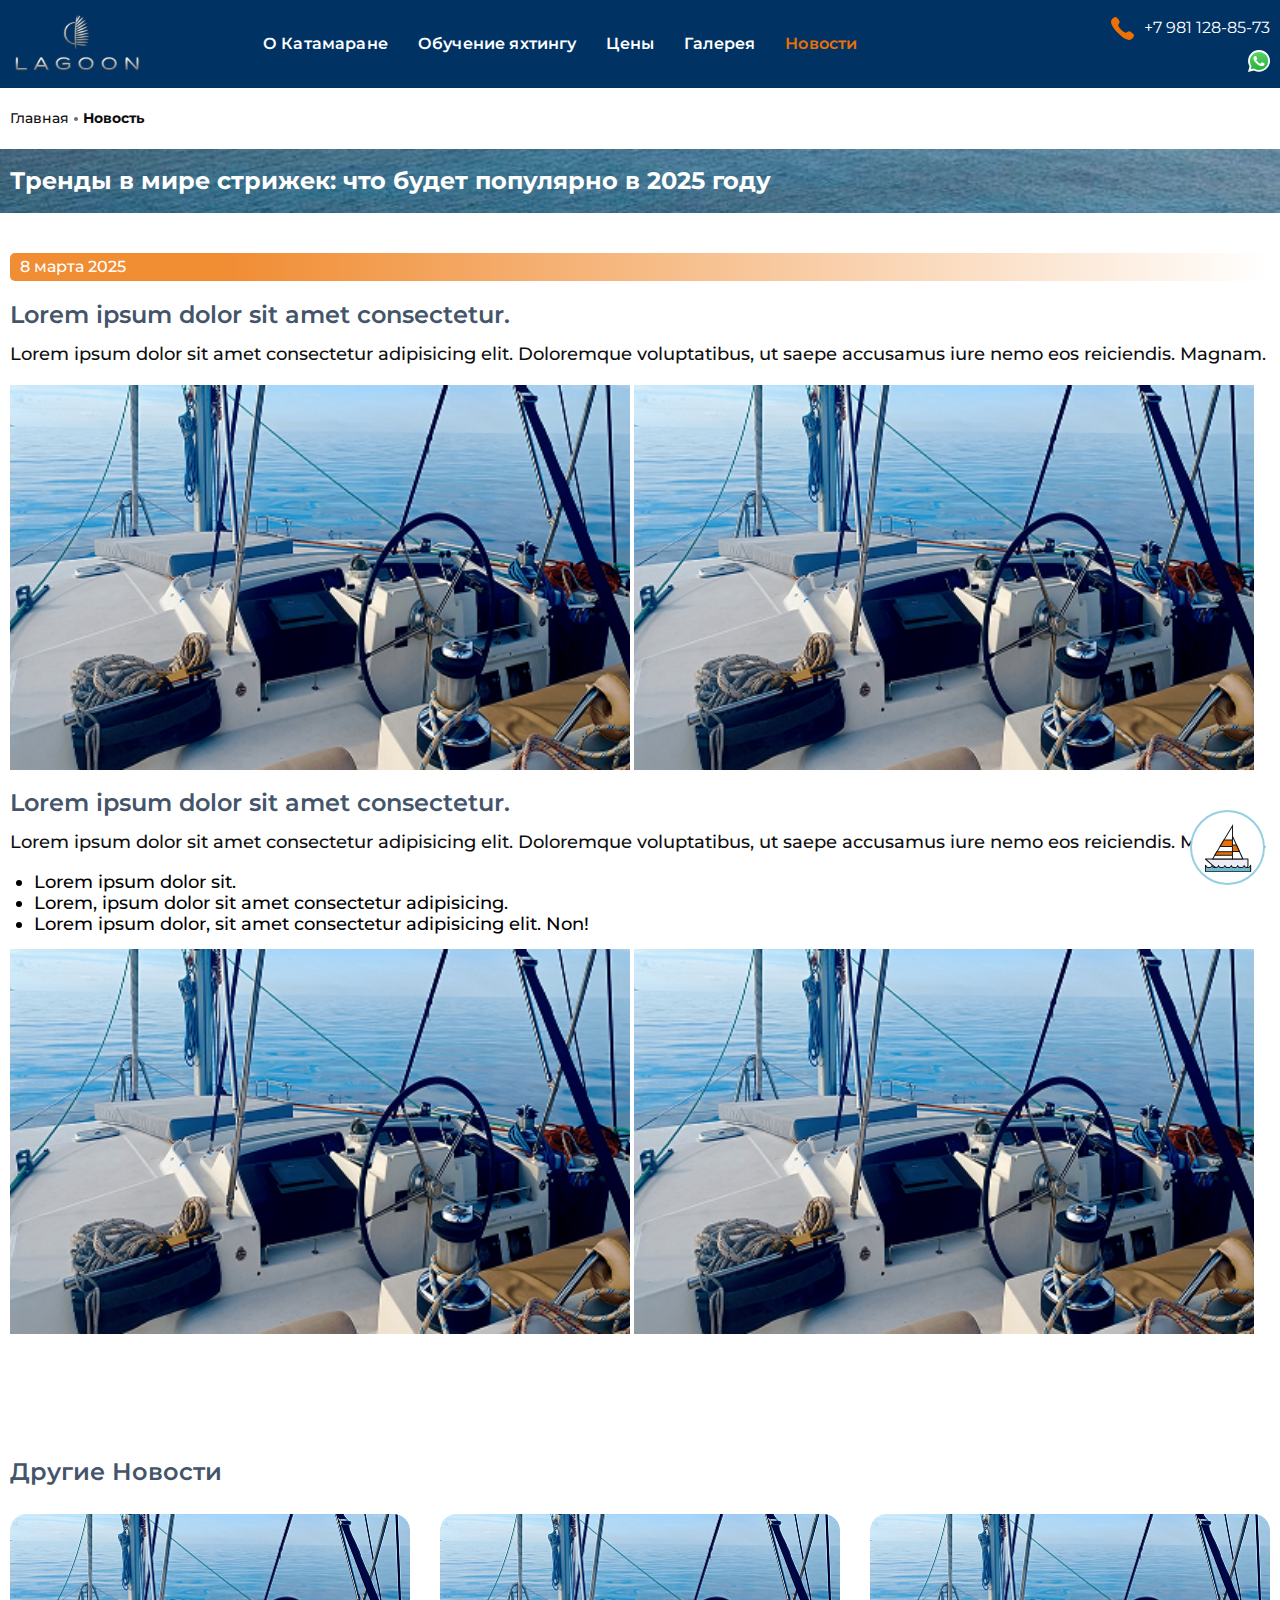
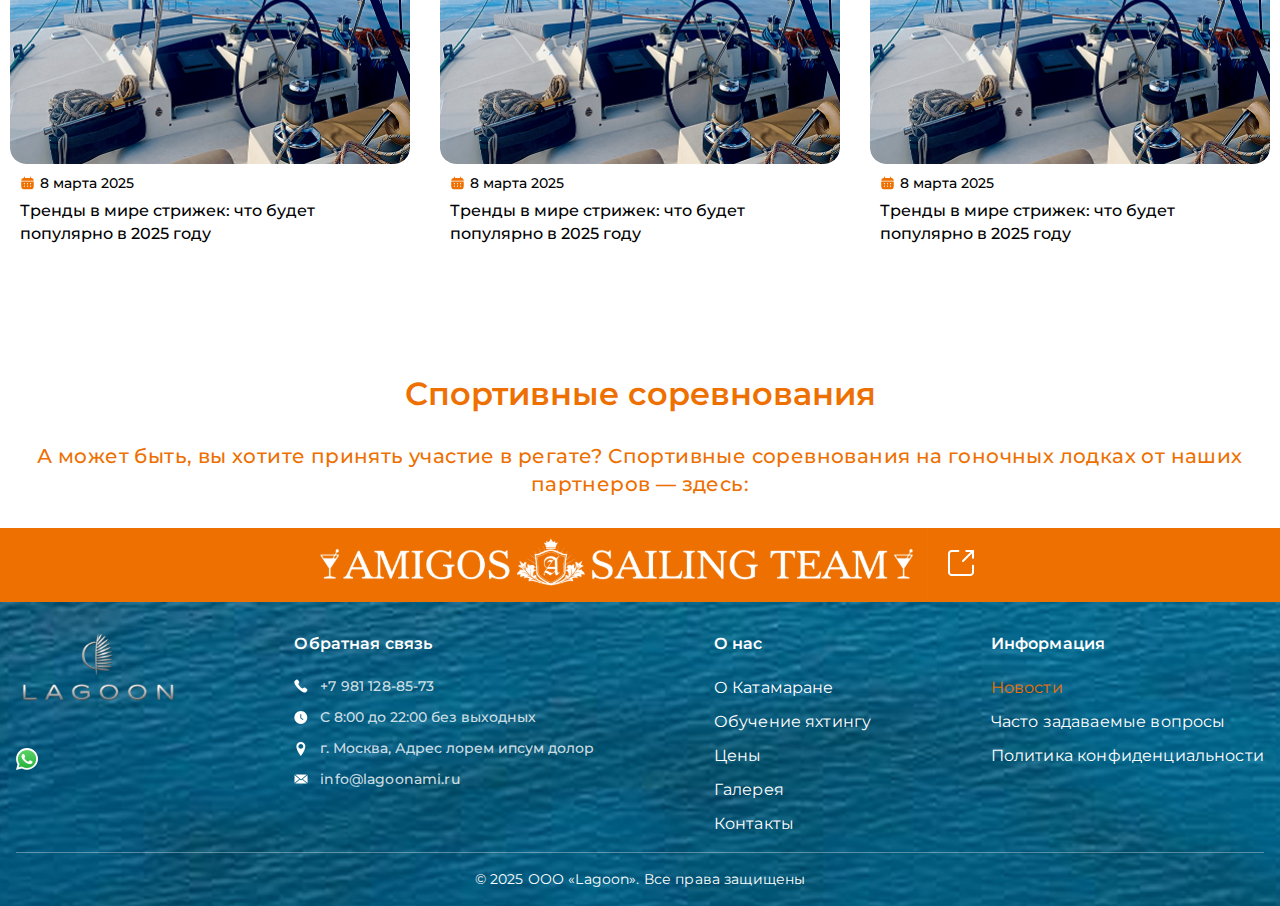
<file: singleNews.html>
<!DOCTYPE html>
<html lang="ru" dir="ltr">
  <head>
    <!-- Disable forced linking to phone number on iOS -->
    <meta name="format-detection" content="telephone=no">
		<meta http-equiv="X-UA-Compatible" content="ie=edge">
    <!-- WebStructure Favicon -->
    <link rel="apple-touch-icon" sizes="180x180" href="favicon/apple-touch-icon.png">
    <link rel="icon" type="image/png" sizes="32x32" href="favicon/favicon-32x32.png">
    <link rel="icon" type="image/png" sizes="16x16" href="favicon/favicon-16x16.png">
    <link rel="manifest" href="favicon/site.webmanifest">
    <!-- Other Meta Tags -->
    <meta charset="utf-8">
    <meta name="viewport" content="width=device-width, initial-scale=1.0">
	<meta http-equiv="X-UA-Compatible" content="ie=edge">
    <link rel="stylesheet" href="css/sweetalert2.min.css">
    <link rel="stylesheet" href="css/swiper-bundle.min.css">
    <!-- <link rel="stylesheet" href="css/iconsfonts.css"> Set This -->
    <link rel="stylesheet" href="css/animate.min.css">
    <link rel="stylesheet" href="css/normalize.css">
    <link rel="stylesheet" href="css/style.css">
    <title>Новость</title>
  </head>
  <body>
    <!-- ================================================================= -->

    <div class="page_wrapper">
      <div class="big_Container">

        <!-- Header ====================================================== -->

        <header class="header header-blue">
          <div class="header__container __container">
            <div class="header__frame">
              <div class="header__logo logo">
                <a href="index.html"><img src="img/header/logo.svg" alt="Lagoon"></a>
              </div>
              <div class="header__menu menu">
                <div class="menu__icon">
                    <span></span>
                </div>
                <nav class="menu__body">
                    <div class="menu__bar">
                      <div class="menu__logo">
                        <a href="index.html"><img src="img/header/logo.svg" alt="Lagoon"></a>
                      </div>
                    </div>
                    <ul class="menu__list">
                        <li><a href="about.html" class="menu__link">О Катамаране</a></li>
                        <li><a href="training.html" class="menu__link">Обучение яхтингу</a></li>
                        <li><a href="price.html" class="menu__link">Цены</a></li>
                        <li><a href="gallery.html" class="menu__link">Галерея</a></li>
                        <li><a href="news.html" class="menu__link menu__link-active">Новости</a></li>
                    </ul>
                </nav>
              </div>
              <div class="header__actions actions-header" data-da="menu__body,2,767">
                <div class="actions-header__tel tel-header-actions">
                  <a href="tel:+79811288573">+7 981 128-85-73</a>
                </div>
                <div class="actions-header__social-medias social-medias">
                  <ul class="social-medias__list">
                    <li class="social-medias__item social-media">
                      <a href="https://wa.me/+79261721347" title="Whatsapp" aria-label="Связаться Whatsapp" target="_blank" rel="noopener noreferrer"><img src="img/icons/whatsapp.svg" alt="Whatsapp"></a>
                    </li>
                  </ul>
                </div>
              </div>
            </div>
          </div>
        </header>

        <!-- Main ======================================================== -->

        <main class="main singleIntroduce">
          <div class="main__container main__container-padding">
            <!-- Breadcrumb -->
            <nav class="breadcrumb __container" aria-label="Хлебные крошки">
                <ul class="breadcrumb-links">
                    <li><div class="breadcrumb-box"><a href="index.html">Главная</a></div></li>
                    <li><div class="breadcrumb-box"><span>Новость</span></div></li>
                </ul>
            </nav>
            <!-- Title-Block -->
            <section class="main__title-block title-block" aria-labelledby="title-block-title">
                <h2 aria-hidden="true">#</h2>
                <div class="title-block__container __container">
                    <div class="title-block__frame">
                        <div class="title-block__content">
                            <h1 id="title-block-title">Тренды в мире стрижек: что будет популярно в 2025 году</h1>
                        </div>
                    </div>
                </div>
            </section>
            <!-- News-Content -->
            <section class="main__news-content news-content" aria-label="Новость">
            <h2 aria-hidden="true">#</h2>
            <div class="news-content__container __container">
                <div class="news-content__frame">
                    <span>8 марта 2025</span>
                    <h2>Lorem ipsum dolor sit amet consectetur.</h2>
                    <p>Lorem ipsum dolor sit amet consectetur adipisicing elit. Doloremque voluptatibus, ut saepe accusamus iure nemo eos reiciendis. Magnam.</p>
                    <img src="img/other/news/news/news1.png" alt="">
                    <img src="img/other/news/news/news1.png" alt="">
                    <h2>Lorem ipsum dolor sit amet consectetur.</h2>
                    <p>Lorem ipsum dolor sit amet consectetur adipisicing elit. Doloremque voluptatibus, ut saepe accusamus iure nemo eos reiciendis. Magnam.</p>
                    <ul>
                        <li>Lorem ipsum dolor sit.</li>
                        <li>Lorem, ipsum dolor sit amet consectetur adipisicing.</li>
                        <li>Lorem ipsum dolor, sit amet consectetur adipisicing elit. Non!</li>
                    </ul>
                    <img src="img/other/news/news/news1.png" alt="">
                    <img src="img/other/news/news/news1.png" alt="">
                </div>
            </div>
            </section>
            <!-- News-Block -->
            <section class="main__news news news-block" aria-labelledby="news-block-title">
                <h2 aria-hidden="true">#</h2>
                <div class="news__container __container">
                    <div class="news__frame">
                        <div class="news-block__content">
                            <div class="news-block__title title">
                                <h2 id="news-block-title">Другие Новости</h2>
                            </div>
                        </div>
                        <ul class="news__list list-news">
                            <li class="list-news__item item-news">
                                <a href="singleNews.html" class="item-news__link">
                                    <div class="item-news__image"><img src="img/other/news/news/news1.png" alt="Новость"></div>
                                    <div class="item-news__body">
                                        <div class="item-news__date"><time datetime="2025-03-08">8 марта 2025</time></div>
                                        <div class="item-news__title">
                                            <h3>Тренды в мире стрижек: что будет популярно в 2025 году</h3>
                                        </div>
                                    </div>
                                </a>
                            </li>
                            <li class="list-news__item item-news">
                                <a href="singleNews.html" class="item-news__link">
                                    <div class="item-news__image"><img src="img/other/news/news/news1.png" alt="Новость"></div>
                                    <div class="item-news__body">
                                        <div class="item-news__date"><time datetime="2025-03-08">8 марта 2025</time></div>
                                        <div class="item-news__title">
                                            <h3>Тренды в мире стрижек: что будет популярно в 2025 году</h3>
                                        </div>
                                    </div>
                                </a>
                            </li>
                            <li class="list-news__item item-news">
                                <a href="singleNews.html" class="item-news__link">
                                    <div class="item-news__image"><img src="img/other/news/news/news1.png" alt="Новость"></div>
                                    <div class="item-news__body">
                                        <div class="item-news__date"><time datetime="2025-03-08">8 марта 2025</time></div>
                                        <div class="item-news__title">
                                            <h3>Тренды в мире стрижек: что будет популярно в 2025 году</h3>
                                        </div>
                                    </div>
                                </a>
                            </li>
                        </ul>
                    </div>
                </div>
            </section>
            <!-- Overfooter -->
            <section class="main__overfooter overfooter" aria-labelledby="overfooter-title">
              <h2 aria-hidden="true">#</h2>
              <div class="overfooter__container">
                <div class="overfooter__frame">
                  <div class="overfooter__content __container">
                    <div class="overfooter__title title"><h2 id="overfooter-title">Спортивные соревнования</h2></div>
                    <div class="overfooter__text">
                      <p>А может быть, вы хотите принять участие в регате? Спортивные соревнования на гоночных лодках от наших партнеров — здесь:</p>
                    </div>
                  </div>
                  <div class="overfooter__banner banner-overfooter">
                    <div class="banner-overfooter__body">
                      <div class="banner-overfooter__image"><img src="img/main/overfooter/overfooter.svg" alt="Lagoon"></div>
                      <div class="banner-overfooter__blank"><a href="https://www.amigossailingteam.com/" target="_blank" rel="noopener noreferrer" class="blank-btn" title="Открыть ссылку в новом окне">
                        <svg width="26" height="26" viewBox="0 0 26 26" fill="none" xmlns="http://www.w3.org/2000/svg">
                          <g id="newpage">
                          <g id="arrow">
                          <path id="Vector_01" fill-rule="evenodd" clip-rule="evenodd" d="M25.7071 0.292893C26.0976 0.683417 26.0976 1.31658 25.7071 1.70711L15.7071 11.7071C15.3166 12.0976 14.6834 12.0976 14.2929 11.7071C13.9024 11.3166 13.9024 10.6834 14.2929 10.2929L24.2929 0.292893C24.6834 -0.097631 25.3166 -0.097631 25.7071 0.292893Z" fill="white"/>
                          <path id="Vector_02" fill-rule="evenodd" clip-rule="evenodd" d="M17.3333 1C17.3333 0.447715 17.781 0 18.3333 0H24.9999C25.5522 0 25.9999 0.447715 25.9999 1V7.66667C25.9999 8.21895 25.5522 8.66667 24.9999 8.66667C24.4476 8.66667 23.9999 8.21895 23.9999 7.66667V2H18.3333C17.781 2 17.3333 1.55228 17.3333 1Z" fill="white"/>
                          </g>
                          <path id="frame" fill-rule="evenodd" clip-rule="evenodd" d="M3.66667 2C2.74619 2 2 2.74619 2 3.66667V22.3333C2 23.2538 2.74618 24 3.66667 24H22.3333C23.2538 24 24 23.2538 24 22.3333V15.6667C24 15.1144 24.4477 14.6667 25 14.6667C25.5523 14.6667 26 15.1144 26 15.6667V22.3333C26 24.3584 24.3584 26 22.3333 26H3.66667C1.64163 26 0 24.3584 0 22.3333V3.66667C0 1.64162 1.64162 0 3.66667 0H10.3333C10.8856 0 11.3333 0.447715 11.3333 1C11.3333 1.55228 10.8856 2 10.3333 2H3.66667Z" fill="white"/>
                          </g>
                          </svg>
                      </a></div>
                    </div>
                  </div>
                </div>
              </div>
            </section>
          </div>
        </main>

        <!-- Footer ====================================================== -->

        <footer class="footer">
          <div class="footer__container">
            <div class="footer__frame">
              <div class="footer__top __container">
                <div class="footer__item footer__actions actions-footer" data-da="footer__top,4,766.98">
                  <div class="actions-footer__logo logo">
                    <img src="img/footer/logo.svg" alt="Lagoon">
                  </div>
                  <div class="actions-footer__social-medias social-medias">
                    <ul class="social-medias__list">
                      <li class="social-medias__item social-media">
                        <a href="https://wa.me/+79261721347" title="Whatsapp" aria-label="Связаться Whatsapp"><img src="img/icons/whatsapp.svg" alt="Whatsapp"></a>
                      </li>
                    </ul>
                  </div>
                </div>
                <nav class="footer__item footer__nav nav-footer nav-footer__feedback" aria-labelledby="feedback-title">
                  <div class="nav-footer__title"><h2 id="feedback-title">Обратная связь</h2></div>
                  <ul>
                    <li class="nav-footer__item nav-footer__item-phone"><a href="tel:+79811288573">+7 981 128-85-73</a></li>
                    <li class="nav-footer__item nav-footer__item-hours"><address>С <time datetime="08:00">8:00</time> до <time datetime="22:00">22:00</time> без выходных</address></li>
                    <li class="nav-footer__item nav-footer__item-address"><address>г. Москва, Адрес лорем ипсум долор</address></li>
                    <li class="nav-footer__item nav-footer__item-mail"><a href="mailto:info@lagoonami.ru">info@lagoonami.ru</a></li>
                  </ul>
                </nav>
                <nav class="footer__item footer__nav nav-footer nav-footer__about" aria-labelledby="about-title">
                  <div class="nav-footer__title"><h2 id="about-title">О нас</h2></div>
                  <ul>
                    <li class="nav-footer__item"><a href="about.html">О Катамаране</a></li>
                    <li class="nav-footer__item"><a href="training.html">Обучение яхтингу</a></li>
                    <li class="nav-footer__item"><a href="price.html">Цены</a></li>
                    <li class="nav-footer__item"><a href="gallery.html">Галерея</a></li>
                    <li class="nav-footer__item"><a href="contacts.html">Контакты</a></li>
                  </ul>
                </nav>
                <nav class="footer__item footer__nav nav-footer nav-footer__information" aria-labelledby="information-title">
                  <div class="nav-footer__title"><h2 id="information-title">Информация</h2></div>
                  <ul>
                    <li class="nav-footer__item"><a href="news.html" class="menu__link-active">Новости</a></li>
                    <li class="nav-footer__item"><a href="questions.html">Часто задаваемые вопросы</a></li>
                    <li class="nav-footer__item"><a href="confidentiality.html">Политика конфиденциальности</a></li>
                  </ul>
                </nav>
              </div>
              <div class="footer__bottom">
                <div class="footer__copyright copyright">
                  <p>© 2025 ООО «Lagoon». Все права защищены</p>
                </div>
              </div>
            </div>
          </div>
        </footer>

        <!-- Floating Button ============================================= -->
        <div class="floating-button">
          <a href="https://wa.me/+79261721347" class="floating-button__link floating-button__whatsapp" target="_blank" rel="noopener noreferrer">
            <svg width="45" height="47" viewBox="0 0 45 47" fill="none" xmlns="http://www.w3.org/2000/svg">
              <g id="ship-frame">
              <g id="ship">
              <path id="Vector" d="M1.28571 33.9107H41.2917V40.3274C41.2917 41.4405 39.6548 42.3571 37.5595 42.3571H13.9881C11.5655 42.3571 10.125 41.6369 8.94643 40.6548L1.28571 33.9107Z" fill="#EEECF6"/>
              <path id="Vector_2" d="M37.5595 42.8155H13.9881C11.2381 42.8155 9.66666 41.8333 8.61905 40.9821L0.958332 34.2381C0.82738 34.1071 0.761903 33.9107 0.82738 33.7143C0.892856 33.5179 1.08928 33.3869 1.28571 33.3869H41.2917C41.5536 33.3869 41.75 33.5833 41.75 33.8452V40.2619C41.75 41.7024 39.9167 42.8155 37.5595 42.8155ZM2.52976 34.369L9.27381 40.2619C10.256 41.0476 11.5655 41.8988 13.9881 41.8988H37.5595C39.4583 41.8988 40.7679 41.1131 40.7679 40.3274V34.369H2.52976Z" fill="#141515"/>
              <path id="Vector_3" d="M26.756 2.54762L7.96428 33.7143H26.756V2.54762Z" fill="white"/>
              <path id="Vector_4" d="M27.2143 34.2381H7.17857L27.2143 0.845237V34.2381ZM8.81548 33.2559H26.2976V4.18452L8.81548 33.2559Z" fill="#141515"/>
              <path id="Vector_5" d="M12.0238 27.0357L9.99405 30.375H26.7559V27.0357H12.0238Z" fill="#ED7000"/>
              <path id="Vector_6" d="M27.2143 30.8333H9.20833L11.7619 26.5774H27.2143V30.8333ZM10.8452 29.9167H26.2976V27.494H12.2857L10.8452 29.9167Z" fill="#141515"/>
              <path id="Vector_7" d="M18.7024 15.9702L15.0357 21.994H26.756V15.9702H18.7024Z" fill="#ED7000"/>
              <path id="Vector_8" d="M26.756 22.4524H15.0357C14.8393 22.4524 14.7083 22.3869 14.6429 22.1905C14.5774 22.0595 14.5774 21.8631 14.6429 21.7321L18.244 15.7083C18.3095 15.5774 18.506 15.5119 18.6369 15.5119H26.6905C26.9524 15.5119 27.1488 15.7083 27.1488 15.9702V21.994C27.2143 22.256 27.0179 22.4524 26.756 22.4524ZM15.8869 21.5357H26.2976V16.4286H18.9643L15.8869 21.5357Z" fill="#141515"/>
              <path id="Vector_9" d="M26.6905 12.369L36.381 33.7143H26.6905V12.369Z" fill="white"/>
              <path id="Vector_10" d="M36.4464 34.2381H26.6905C26.4286 34.2381 26.2321 34.0417 26.2321 33.7798V12.369C26.2321 12.1726 26.3631 11.9762 26.625 11.9107C26.8214 11.8452 27.0833 11.9762 27.1488 12.1726L36.8393 33.4524C36.9048 33.5179 36.9048 33.6488 36.9048 33.7143C36.9048 33.9762 36.7083 34.2381 36.4464 34.2381ZM27.1488 33.256H35.6607L27.1488 14.5298V33.256Z" fill="#141515"/>
              <path id="Vector_11" d="M30.4226 20.6845L33.1726 26.7083H26.6905V20.6845H30.4226Z" fill="#ED7000"/>
              <path id="Vector_12" d="M33.8929 27.1667H26.2321V20.2262H30.75L33.8929 27.1667ZM27.1488 26.25H32.4524L30.0952 21.1429H27.0833V26.25H27.1488Z" fill="#141515"/>
              </g>
              <g id="waves">
              <path id="Vector_13" d="M1.54762 39.7381C1.54762 40.9167 2.92262 41.8333 4.55952 41.8333C6.13095 41.8333 7.44047 40.9821 7.57143 39.869C7.70238 40.9821 9.0119 41.8333 10.5833 41.8333C12.1548 41.8333 13.4643 40.9821 13.5952 39.869C13.7262 40.9821 15.0357 41.8333 16.6071 41.8333C18.1786 41.8333 19.4881 40.9821 19.619 39.869C19.75 40.9821 21.0595 41.8333 22.631 41.8333C24.2024 41.8333 25.5119 40.9821 25.6429 39.869C25.7738 40.9821 27.0833 41.8333 28.6548 41.8333C30.2262 41.8333 31.5357 40.9821 31.6667 39.869C31.7976 40.9821 33.1071 41.8333 34.6786 41.8333C36.25 41.8333 37.5595 40.9821 37.6905 39.869C37.8214 40.9821 39.131 41.8333 40.7024 41.8333C42.3393 41.8333 43.6488 40.8512 43.7143 39.6726H43.8452V45.631H1.35119V39.6726H1.54762V39.7381Z" fill="#6ABAD6"/>
              <path id="Vector_14" d="M43.7143 46.1548H1.35119C1.08929 46.1548 0.892857 45.9583 0.892857 45.6964V39.7381C0.892857 39.4762 1.08929 39.2798 1.35119 39.2798H1.54762C1.80952 39.2798 2.00595 39.4762 2.00595 39.7381C2.00595 40.6548 3.18452 41.4405 4.55952 41.4405C5.86905 41.4405 6.98214 40.7202 7.11309 39.8691C7.11309 39.6071 7.30952 39.4762 7.57143 39.4762C7.83333 39.4762 8.02976 39.6726 8.02976 39.8691C8.16071 40.7857 9.27381 41.4405 10.5833 41.4405C11.8929 41.4405 13.006 40.7202 13.1369 39.8691C13.1369 39.6071 13.3333 39.4762 13.5952 39.4762C13.8571 39.4762 14.0536 39.6726 14.0536 39.8691C14.1845 40.7857 15.2976 41.4405 16.6071 41.4405C17.9167 41.4405 19.0298 40.7202 19.1607 39.8691C19.1607 39.6071 19.3571 39.4762 19.619 39.4762C19.881 39.4762 20.0774 39.6726 20.0774 39.8691C20.2083 40.7857 21.3214 41.4405 22.631 41.4405C23.9405 41.4405 25.0536 40.7202 25.1845 39.8691C25.1845 39.6071 25.381 39.4762 25.6429 39.4762C25.9048 39.4762 26.1012 39.6726 26.1012 39.8691C26.2321 40.7857 27.3452 41.4405 28.6548 41.4405C29.9643 41.4405 31.0774 40.7202 31.2083 39.8691C31.2083 39.6071 31.4048 39.4762 31.6667 39.4762C31.9286 39.4762 32.125 39.6726 32.125 39.8691C32.256 40.7857 33.369 41.4405 34.6786 41.4405C35.9881 41.4405 37.1012 40.7202 37.2321 39.8691C37.2321 39.6071 37.4286 39.4762 37.6905 39.4762C37.9524 39.4762 38.1488 39.6726 38.1488 39.8691C38.2798 40.7857 39.3929 41.4405 40.7024 41.4405C42.0774 41.4405 43.1905 40.6548 43.256 39.7381C43.256 39.4762 43.4524 39.2798 43.7143 39.2798H43.8452C44.1071 39.2798 44.3036 39.4762 44.3036 39.7381V45.6964C44.1726 45.9583 43.9762 46.1548 43.7143 46.1548ZM1.80952 45.2381H43.256V41.375C42.6012 41.9643 41.619 42.3571 40.5714 42.3571C39.2619 42.3571 38.1488 41.8333 37.5595 41.0476C36.9702 41.8333 35.8571 42.3571 34.5476 42.3571C33.2381 42.3571 32.125 41.8333 31.5357 41.0476C30.9464 41.8333 29.8333 42.3571 28.5238 42.3571C27.2143 42.3571 26.1012 41.8333 25.5119 41.0476C24.9226 41.8333 23.8095 42.3571 22.5 42.3571C21.1905 42.3571 20.0774 41.8333 19.4881 41.0476C18.8988 41.8333 17.7857 42.3571 16.4762 42.3571C15.1667 42.3571 14.0536 41.8333 13.4643 41.0476C12.875 41.8333 11.7619 42.3571 10.4524 42.3571C9.14286 42.3571 8.02976 41.8333 7.44048 41.0476C6.85119 41.8333 5.73809 42.3571 4.42857 42.3571C3.31548 42.3571 2.33333 41.9643 1.74405 41.375V45.2381H1.80952Z" fill="#141515"/>
              </g>
              </g>
              </svg>
          </a>
          <span class="floating-button__tootip"><span>Связаться с нами</span></span>
        </div>


        <!-- ============================================================= -->
      </div>
    </div>
    <script src="js/sweetalert2.all.min.js"></script>
    <script src="js/dynamicAdapts.js"></script>
    <script src="js/imask.js"></script>
    <script src="js/swiper-bundle.min.js"></script>
    <script src="js/script.js"></script>
  </body>
</html>
</file>
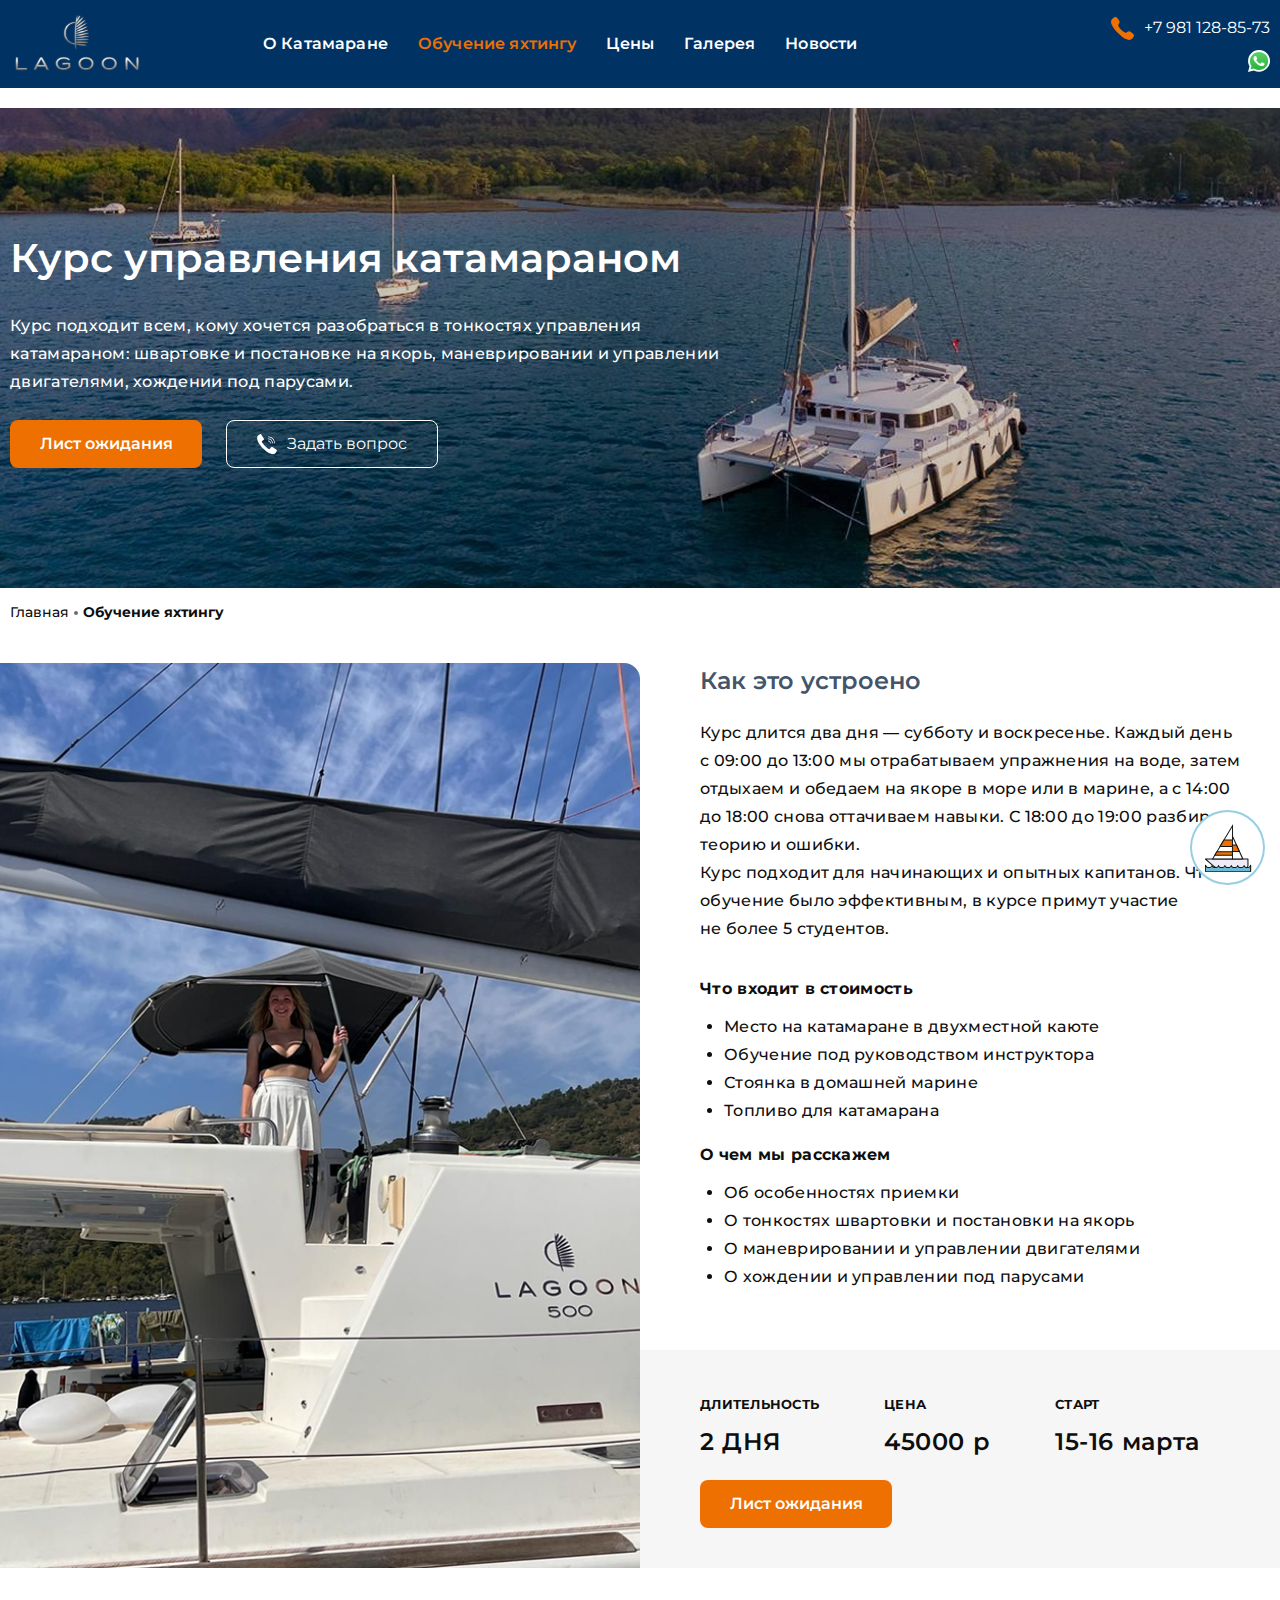
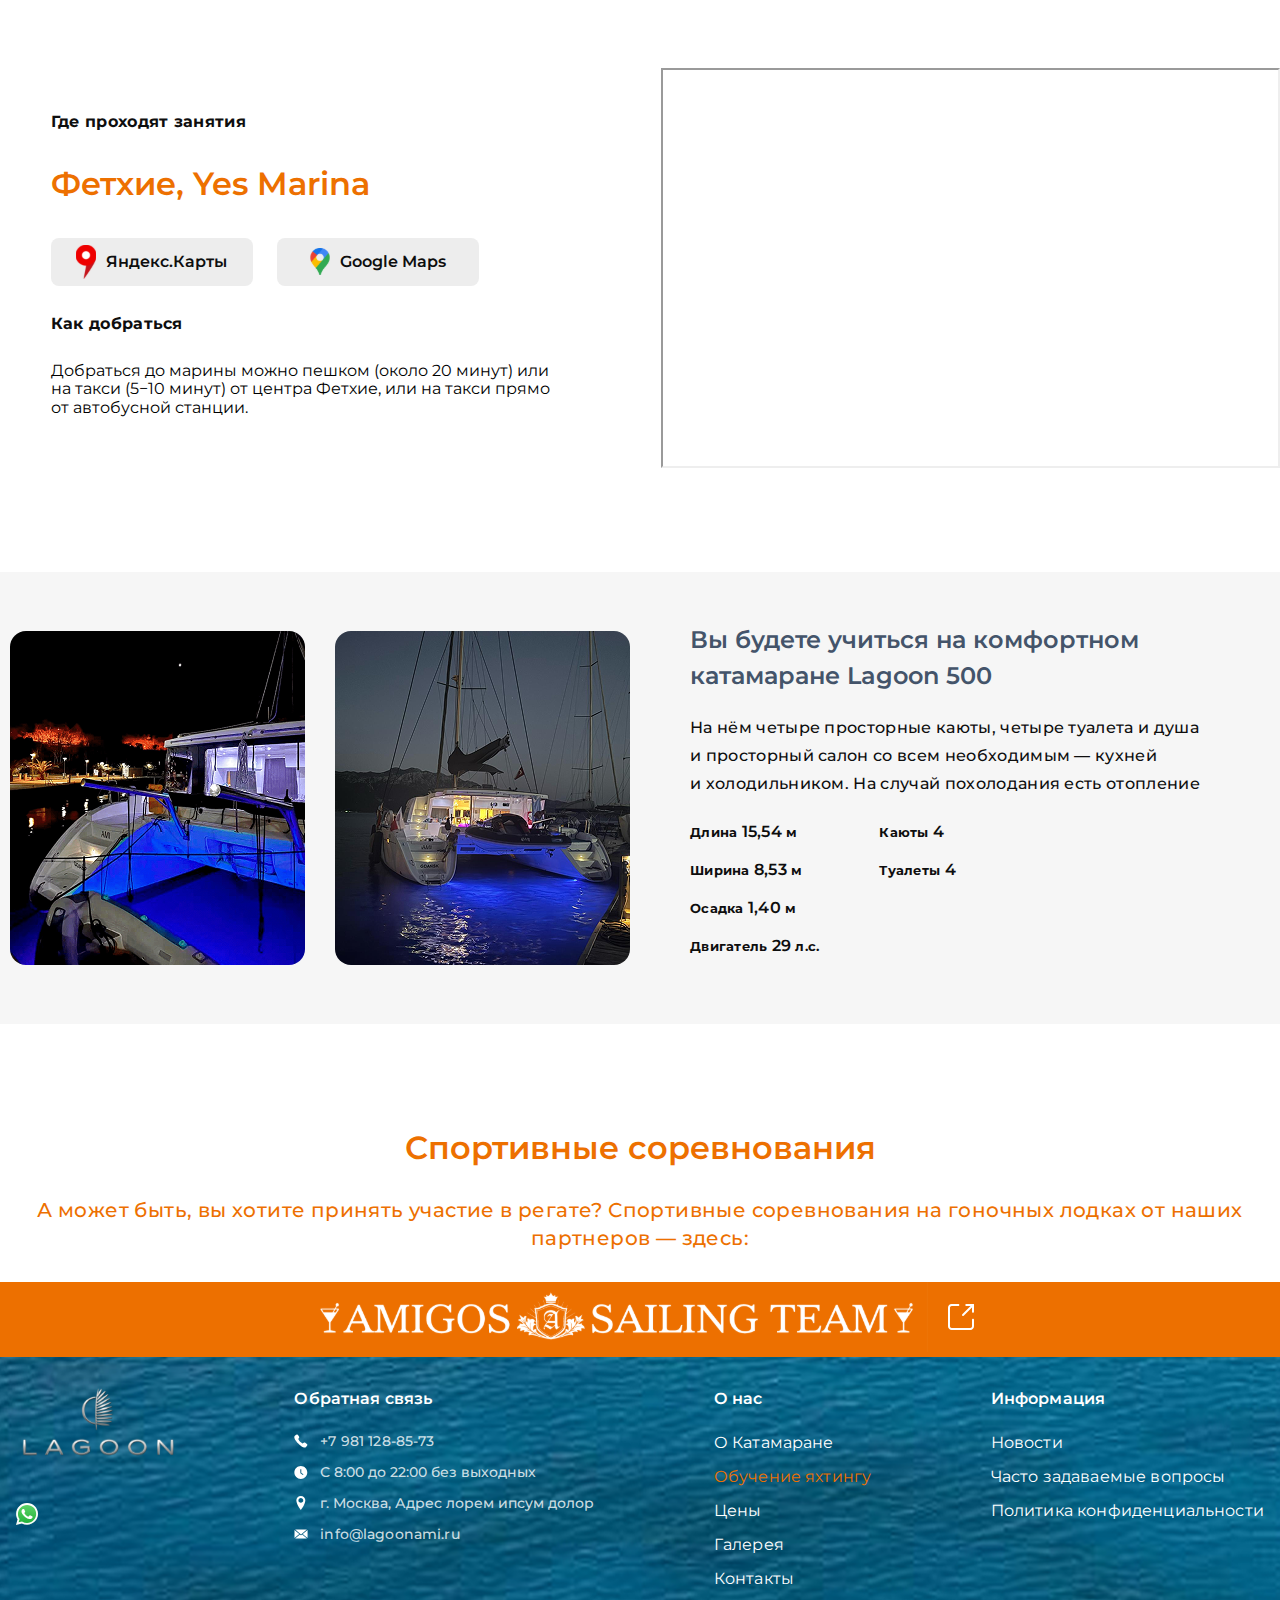
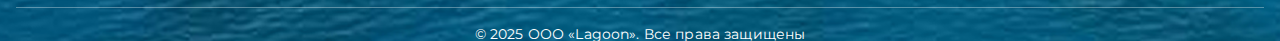
<file: training.html>
<!DOCTYPE html>
<html lang="ru" dir="ltr">
  <head>
    <!-- Disable forced linking to phone number on iOS -->
    <meta name="format-detection" content="telephone=no">
		<meta http-equiv="X-UA-Compatible" content="ie=edge">
    <!-- WebStructure Favicon -->
    <link rel="apple-touch-icon" sizes="180x180" href="favicon/apple-touch-icon.png">
    <link rel="icon" type="image/png" sizes="32x32" href="favicon/favicon-32x32.png">
    <link rel="icon" type="image/png" sizes="16x16" href="favicon/favicon-16x16.png">
    <link rel="manifest" href="favicon/site.webmanifest">
    <!-- Other Meta Tags -->
    <meta charset="utf-8">
    <meta name="viewport" content="width=device-width, initial-scale=1.0">
	<meta http-equiv="X-UA-Compatible" content="ie=edge">
    <link rel="stylesheet" href="css/sweetalert2.min.css">
    <link rel="stylesheet" href="css/swiper-bundle.min.css">
    <!-- <link rel="stylesheet" href="css/iconsfonts.css"> Set This -->
    <link rel="stylesheet" href="css/animate.min.css">
    <link rel="stylesheet" href="css/normalize.css">
    <link rel="stylesheet" href="css/style.css">
    <title>Обучение Яхтингу</title>
  </head>
  <body>
    <!-- ================================================================= -->

    <div class="page_wrapper">
      <div class="big_Container">

        <!-- Header ====================================================== -->

        <header class="header header-blue">
          <div class="header__container __container">
            <div class="header__frame">
              <div class="header__logo logo">
                <a href="index.html"><img src="img/header/logo.svg" alt="Lagoon"></a>
              </div>
              <div class="header__menu menu">
                <div class="menu__icon">
                    <span></span>
                </div>
                <nav class="menu__body">
                    <div class="menu__bar">
                      <div class="menu__logo">
                        <a href="index.html"><img src="img/header/logo.svg" alt="Lagoon"></a>
                      </div>
                    </div>
                    <ul class="menu__list">
                        <li><a href="about.html" class="menu__link">О Катамаране</a></li>
                        <li><a href="training.html" class="menu__link menu__link-active">Обучение яхтингу</a></li>
                        <li><a href="price.html" class="menu__link">Цены</a></li>
                        <li><a href="gallery.html" class="menu__link">Галерея</a></li>
                        <li><a href="news.html" class="menu__link">Новости</a></li>
                    </ul>
                </nav>
              </div>
              <div class="header__actions actions-header" data-da="menu__body,2,767">
                <div class="actions-header__tel tel-header-actions">
                  <a href="tel:+79811288573">+7 981 128-85-73</a>
                </div>
                <div class="actions-header__social-medias social-medias">
                  <ul class="social-medias__list">
                    <li class="social-medias__item social-media">
                      <a href="https://wa.me/+79261721347" title="Whatsapp" aria-label="Связаться Whatsapp" target="_blank" rel="noopener noreferrer"><img src="img/icons/whatsapp.svg" alt="Whatsapp"></a>
                    </li>
                  </ul>
                </div>
              </div>
            </div>
          </div>
        </header>

        <!-- Main ======================================================== -->

        <main class="main training">
          <div class="main__container main__container-padding">
             <!-- Welcome -->
            <section class="main__training-welcome welcome" aria-labelledby="welcome-title">
                <h2 aria-hidden="true">#</h2>
                <div class="welcome__container __container">
                    <div class="welcome__frame">
                    <div class="welcome__content">
                        <div class="welcome__title"><h1 id="welcome-title">Курс управления катамараном</h1></div>
                        <div class="welcome__paragraph">
                        <p>Курс подходит всем, кому хочется разобраться в тонкостях управления катамараном: швартовке и постановке на якорь, маневрировании и управлении двигателями, хождении под парусами.</p>
                        </div>
                        <div class="welcome__buttons buttons-welcome">
                            <div class="buttons-welcome__waiting waiting-btn"><a href="https://wa.me/+79261721347" class="orange-btn">Лист ожидания</a></div>
                            <div class="buttons-welcome__question question-btn"><a href="https://wa.me/+79261721347" class="transparent-btn"><span>Задать вопрос</span></a></div>
                        </div>
                    </div>
                    </div>
                </div>
            </section>
            <!-- Breadcrumb -->
            <nav class="breadcrumb __container" aria-label="Хлебные крошки">
                <ul class="breadcrumb-links">
                    <li><div class="breadcrumb-box"><a href="index.html">Главная</a></div></li>
                    <li><div class="breadcrumb-box"><span>Обучение яхтингу</span></div></li>
                </ul>
            </nav>
            <!-- Course -->
            <section class="main__course course" aria-label="Курс обучению яхтингу">
                <h2 aria-hidden="true">#</h2>
                <div class="course__container __container">
                    <div class="course__frame">
                        <div class="course__image">
                            <img src="img/other/training/course/catamaran.png" alt="Катамаран, а на катамаране девушка" title="Катамаран">
                        </div>
                        <div class="course__content content-course">
                            <div class="content-course__top top-course">
                                <div class="top-course__main">
                                    <div class="course__title title"><h2>Как это устроено</h2></div>
                                    <div class="course__paragraph">
                                        <p>Курс длится два дня — субботу и воскресенье. Каждый день с 09:00 до 13:00 мы отрабатываем упражнения на воде, затем отдыхаем и обедаем на якоре в море или в марине, а с 14:00 до 18:00 снова оттачиваем навыки. С 18:00 до 19:00 разбираем теорию и ошибки.</p>
                                        <p>Курс подходит для начинающих и опытных капитанов. Чтобы обучение было эффективным, в курсе примут участие не более 5 студентов.</p>
                                    </div>
                                </div>
                                <div class="top-course__subcontent">
                                    <div class="course__subtitle"><h3>Что входит в стоимость</h3></div>
                                    <ul class="course__list list-course">
                                        <li class="list-course__item">Место на катамаране в двухместной каюте</li>
                                        <li class="list-course__item">Обучение под руководством инструктора</li>
                                        <li class="list-course__item">Стоянка в домашней марине</li>
                                        <li class="list-course__item">Топливо для катамарана</li>
                                    </ul>
                                </div>
                                <div class="top-course__subcontent">
                                    <div class="course__subtitle"><h3>О чем мы расскажем</h3></div>
                                    <ul class="course__list list-course">
                                        <li class="list-course__item">Об особенностях приемки</li>
                                        <li class="list-course__item">О тонкостях швартовки и постановки на якорь</li>
                                        <li class="list-course__item">О маневрировании и управлении двигателями</li>
                                        <li class="list-course__item">О хождении и управлении под парусами</li>
                                    </ul>
                                </div>
                            </div>
                            <div class="content-course__bottom bottom-course">
                                <div class="bottom-course__actions actions-course">
                                    <div class="actions-course__action">
                                        <div class="actions-course__subtitle"><h4>ДЛИТЕЛЬНОСТЬ</h4></div>
                                        <div class="actions-course__value"><span>2</span>ДНЯ</div>
                                    </div>
                                    <div class="actions-course__action">
                                        <div class="actions-course__subtitle"><h4>Цена</h4></div>
                                        <div class="actions-course__value"><span>45000</span>р</div>
                                    </div>
                                    <div class="actions-course__action">
                                        <div class="actions-course__subtitle"><h4>СТАРТ</h4></div>
                                        <div class="actions-course__value"><span>15-16</span>марта</div>
                                    </div>
                                </div>
                                <div class="actions-course__waiting waiting-btn"><a href="https://wa.me/+79261721347" class="orange-btn">Лист ожидания</a></div>
                            </div>
                        </div>
                    </div>
                </div>
            </section>
            <!-- Map -->
            <section class="main__map map" aria-labelledby="map-title">
                <h2 aria-hidden="true">#</h2>
                <div class="map__container __container">
                    <div class="map__frame">
                        <div class="map__content content-map">
                            <div class="content-map__top top-map">
                                <div class="top-map__title map-title title"><h2 id="map-title">Где проходят занятия</h2></div>
                                <div class="top-map__subtitle map-subtitle"><h3>Фетхие, Yes Marina</h3></div>
                                <div class="top-map__buttons buttons-map">
                                    <div class="buttons-top-map__btn buttons-top-map__yandex-map yandex-map"><button type="button" class="yandex-map-btn"><span>Яндекс.Карты</span></button></div>
                                    <div class="buttons-top-map__btn buttons-top-map__google-map google-map"><button type="button" class="google-map-btn"><span>Google Maps</span></button></div>
                                </div>
                            </div>
                            <div class="content-map__bottom bottom-map">
                                <div class="bottom-map__title map-title title"><h2>Как добраться</h2></div>
                                <div class="bottom-map__paragraph map-paragraph">
                                    <p>Добраться до марины можно пешком (около 20 минут) или на такси (5−10 минут) от центра Фетхие, или на такси прямо от автобусной станции.</p>
                                </div>
                            </div>
                        </div>
                        <div class="map__map-block map-block">
                            <div class="map-block__frame">
                                <iframe src="https://yandex.com/map-widget/v1/?ll=28.959655%2C53.472956&z=4" width="560" height="400" frameborder="1" allowfullscreen="true" style="position:relative;"></iframe>
                            </div>
                        </div>
                    </div>
                </div>
            </section>
            <!-- Effect -->
            <section class="main__effect effect" aria-labelledby="effect-title">
                <h2 aria-hidden="true">#</h2>
                <div class="effect__container __container">
                  <div class="effect__frame">
                    <div class="effect__images images-effect">
                      <div class="images-effect__image"><img src="img/main/effect/catamaran1.png" alt="Подводный Свет Катамарана" title="Подводный Свет Катамарана" class="image-zoom"></div>
                      <div class="images-effect__image"><img src="img/main/effect/catamaran2.png" alt="Подводный Свет Катамарана" title="Подводный Свет Катамарана" class="image-zoom"></div>
                    </div>
                    <div class="effect__content">
                        <div class="effect__title title"><h2>Вы будете учиться на комфортном катамаране Lagoon 500</h2></div>
                        <div class="effect__paragraph paragraph">
                            <p>На нём четыре просторные каюты, четыре туалета и душа и просторный салон со всем необходимым — кухней и холодильником. На случай похолодания есть отопление</p>
                        </div>
                        <div class="effect__list list-effect">
                            <ul>
                                <li>Длина<span> 15,54 </span>м</li>
                                <li>Ширина<span> 8,53 </span>м</li>
                                <li>Осадка<span> 1,40 </span>м</li>
                                <li>Двигатель<span> 29 </span>л.с.</li>
                                <li>Каюты<span> 4 </span></li>
                                <li>Туалеты<span> 4 </span></li>
                            </ul>
                        </div>
                    </div>
                  </div>
                </div>
              </section>
            <!-- Overfooter -->
            <section class="main__overfooter overfooter" aria-labelledby="overfooter-title">
              <h2 aria-hidden="true">#</h2>
              <div class="overfooter__container">
                <div class="overfooter__frame">
                  <div class="overfooter__content __container">
                    <div class="overfooter__title title"><h2 id="overfooter-title">Спортивные соревнования</h2></div>
                    <div class="overfooter__text">
                      <p>А может быть, вы хотите принять участие в регате? Спортивные соревнования на гоночных лодках от наших партнеров — здесь:</p>
                    </div>
                  </div>
                  <div class="overfooter__banner banner-overfooter">
                    <div class="banner-overfooter__body">
                      <div class="banner-overfooter__image"><img src="img/main/overfooter/overfooter.svg" alt="Lagoon"></div>
                      <div class="banner-overfooter__blank"><a href="https://www.amigossailingteam.com/" target="_blank" rel="noopener noreferrer" class="blank-btn" title="Открыть ссылку в новом окне">
                        <svg width="26" height="26" viewBox="0 0 26 26" fill="none" xmlns="http://www.w3.org/2000/svg">
                          <g id="newpage">
                          <g id="arrow">
                          <path id="Vector_01" fill-rule="evenodd" clip-rule="evenodd" d="M25.7071 0.292893C26.0976 0.683417 26.0976 1.31658 25.7071 1.70711L15.7071 11.7071C15.3166 12.0976 14.6834 12.0976 14.2929 11.7071C13.9024 11.3166 13.9024 10.6834 14.2929 10.2929L24.2929 0.292893C24.6834 -0.097631 25.3166 -0.097631 25.7071 0.292893Z" fill="white"/>
                          <path id="Vector_02" fill-rule="evenodd" clip-rule="evenodd" d="M17.3333 1C17.3333 0.447715 17.781 0 18.3333 0H24.9999C25.5522 0 25.9999 0.447715 25.9999 1V7.66667C25.9999 8.21895 25.5522 8.66667 24.9999 8.66667C24.4476 8.66667 23.9999 8.21895 23.9999 7.66667V2H18.3333C17.781 2 17.3333 1.55228 17.3333 1Z" fill="white"/>
                          </g>
                          <path id="frame" fill-rule="evenodd" clip-rule="evenodd" d="M3.66667 2C2.74619 2 2 2.74619 2 3.66667V22.3333C2 23.2538 2.74618 24 3.66667 24H22.3333C23.2538 24 24 23.2538 24 22.3333V15.6667C24 15.1144 24.4477 14.6667 25 14.6667C25.5523 14.6667 26 15.1144 26 15.6667V22.3333C26 24.3584 24.3584 26 22.3333 26H3.66667C1.64163 26 0 24.3584 0 22.3333V3.66667C0 1.64162 1.64162 0 3.66667 0H10.3333C10.8856 0 11.3333 0.447715 11.3333 1C11.3333 1.55228 10.8856 2 10.3333 2H3.66667Z" fill="white"/>
                          </g>
                          </svg>
                      </a></div>
                    </div>
                  </div>
                </div>
              </div>
            </section>
          </div>
        </main>

        <!-- Footer ====================================================== -->

        <footer class="footer">
          <div class="footer__container">
            <div class="footer__frame">
              <div class="footer__top __container">
                <div class="footer__item footer__actions actions-footer" data-da="footer__top,4,766.98">
                  <div class="actions-footer__logo logo">
                    <img src="img/footer/logo.svg" alt="Lagoon">
                  </div>
                  <div class="actions-footer__social-medias social-medias">
                    <ul class="social-medias__list">
                      <li class="social-medias__item social-media">
                        <a href="https://wa.me/+79261721347" title="Whatsapp" aria-label="Связаться Whatsapp"><img src="img/icons/whatsapp.svg" alt="Whatsapp"></a>
                      </li>
                    </ul>
                  </div>
                </div>
                <nav class="footer__item footer__nav nav-footer nav-footer__feedback" aria-labelledby="feedback-title">
                  <div class="nav-footer__title"><h2 id="feedback-title">Обратная связь</h2></div>
                  <ul>
                    <li class="nav-footer__item nav-footer__item-phone"><a href="tel:+79811288573">+7 981 128-85-73</a></li>
                    <li class="nav-footer__item nav-footer__item-hours"><address>С <time datetime="08:00">8:00</time> до <time datetime="22:00">22:00</time> без выходных</address></li>
                    <li class="nav-footer__item nav-footer__item-address"><address>г. Москва, Адрес лорем ипсум долор</address></li>
                    <li class="nav-footer__item nav-footer__item-mail"><a href="mailto:info@lagoonami.ru">info@lagoonami.ru</a></li>
                  </ul>
                </nav>
                <nav class="footer__item footer__nav nav-footer nav-footer__about" aria-labelledby="about-title">
                  <div class="nav-footer__title"><h2 id="about-title">О нас</h2></div>
                  <ul>
                    <li class="nav-footer__item"><a href="about.html">О Катамаране</a></li>
                    <li class="nav-footer__item"><a href="training.html" class="menu__link-active">Обучение яхтингу</a></li>
                    <li class="nav-footer__item"><a href="price.html">Цены</a></li>
                    <li class="nav-footer__item"><a href="gallery.html">Галерея</a></li>
                    <li class="nav-footer__item"><a href="contacts.html">Контакты</a></li>
                  </ul>
                </nav>
                <nav class="footer__item footer__nav nav-footer nav-footer__information" aria-labelledby="information-title">
                  <div class="nav-footer__title"><h2 id="information-title">Информация</h2></div>
                  <ul>
                    <li class="nav-footer__item"><a href="news.html">Новости</a></li>
                    <li class="nav-footer__item"><a href="questions.html">Часто задаваемые вопросы</a></li>
                    <li class="nav-footer__item"><a href="confidentiality.html">Политика конфиденциальности</a></li>
                  </ul>
                </nav>
              </div>
              <div class="footer__bottom">
                <div class="footer__copyright copyright">
                  <p>© 2025 ООО «Lagoon». Все права защищены</p>
                </div>
              </div>
            </div>
          </div>
        </footer>

        <!-- Floating Button ============================================= -->
        <div class="floating-button">
          <a href="https://wa.me/+79261721347" class="floating-button__link floating-button__whatsapp" target="_blank" rel="noopener noreferrer">
            <svg width="45" height="47" viewBox="0 0 45 47" fill="none" xmlns="http://www.w3.org/2000/svg">
              <g id="ship-frame">
              <g id="ship">
              <path id="Vector" d="M1.28571 33.9107H41.2917V40.3274C41.2917 41.4405 39.6548 42.3571 37.5595 42.3571H13.9881C11.5655 42.3571 10.125 41.6369 8.94643 40.6548L1.28571 33.9107Z" fill="#EEECF6"/>
              <path id="Vector_2" d="M37.5595 42.8155H13.9881C11.2381 42.8155 9.66666 41.8333 8.61905 40.9821L0.958332 34.2381C0.82738 34.1071 0.761903 33.9107 0.82738 33.7143C0.892856 33.5179 1.08928 33.3869 1.28571 33.3869H41.2917C41.5536 33.3869 41.75 33.5833 41.75 33.8452V40.2619C41.75 41.7024 39.9167 42.8155 37.5595 42.8155ZM2.52976 34.369L9.27381 40.2619C10.256 41.0476 11.5655 41.8988 13.9881 41.8988H37.5595C39.4583 41.8988 40.7679 41.1131 40.7679 40.3274V34.369H2.52976Z" fill="#141515"/>
              <path id="Vector_3" d="M26.756 2.54762L7.96428 33.7143H26.756V2.54762Z" fill="white"/>
              <path id="Vector_4" d="M27.2143 34.2381H7.17857L27.2143 0.845237V34.2381ZM8.81548 33.2559H26.2976V4.18452L8.81548 33.2559Z" fill="#141515"/>
              <path id="Vector_5" d="M12.0238 27.0357L9.99405 30.375H26.7559V27.0357H12.0238Z" fill="#ED7000"/>
              <path id="Vector_6" d="M27.2143 30.8333H9.20833L11.7619 26.5774H27.2143V30.8333ZM10.8452 29.9167H26.2976V27.494H12.2857L10.8452 29.9167Z" fill="#141515"/>
              <path id="Vector_7" d="M18.7024 15.9702L15.0357 21.994H26.756V15.9702H18.7024Z" fill="#ED7000"/>
              <path id="Vector_8" d="M26.756 22.4524H15.0357C14.8393 22.4524 14.7083 22.3869 14.6429 22.1905C14.5774 22.0595 14.5774 21.8631 14.6429 21.7321L18.244 15.7083C18.3095 15.5774 18.506 15.5119 18.6369 15.5119H26.6905C26.9524 15.5119 27.1488 15.7083 27.1488 15.9702V21.994C27.2143 22.256 27.0179 22.4524 26.756 22.4524ZM15.8869 21.5357H26.2976V16.4286H18.9643L15.8869 21.5357Z" fill="#141515"/>
              <path id="Vector_9" d="M26.6905 12.369L36.381 33.7143H26.6905V12.369Z" fill="white"/>
              <path id="Vector_10" d="M36.4464 34.2381H26.6905C26.4286 34.2381 26.2321 34.0417 26.2321 33.7798V12.369C26.2321 12.1726 26.3631 11.9762 26.625 11.9107C26.8214 11.8452 27.0833 11.9762 27.1488 12.1726L36.8393 33.4524C36.9048 33.5179 36.9048 33.6488 36.9048 33.7143C36.9048 33.9762 36.7083 34.2381 36.4464 34.2381ZM27.1488 33.256H35.6607L27.1488 14.5298V33.256Z" fill="#141515"/>
              <path id="Vector_11" d="M30.4226 20.6845L33.1726 26.7083H26.6905V20.6845H30.4226Z" fill="#ED7000"/>
              <path id="Vector_12" d="M33.8929 27.1667H26.2321V20.2262H30.75L33.8929 27.1667ZM27.1488 26.25H32.4524L30.0952 21.1429H27.0833V26.25H27.1488Z" fill="#141515"/>
              </g>
              <g id="waves">
              <path id="Vector_13" d="M1.54762 39.7381C1.54762 40.9167 2.92262 41.8333 4.55952 41.8333C6.13095 41.8333 7.44047 40.9821 7.57143 39.869C7.70238 40.9821 9.0119 41.8333 10.5833 41.8333C12.1548 41.8333 13.4643 40.9821 13.5952 39.869C13.7262 40.9821 15.0357 41.8333 16.6071 41.8333C18.1786 41.8333 19.4881 40.9821 19.619 39.869C19.75 40.9821 21.0595 41.8333 22.631 41.8333C24.2024 41.8333 25.5119 40.9821 25.6429 39.869C25.7738 40.9821 27.0833 41.8333 28.6548 41.8333C30.2262 41.8333 31.5357 40.9821 31.6667 39.869C31.7976 40.9821 33.1071 41.8333 34.6786 41.8333C36.25 41.8333 37.5595 40.9821 37.6905 39.869C37.8214 40.9821 39.131 41.8333 40.7024 41.8333C42.3393 41.8333 43.6488 40.8512 43.7143 39.6726H43.8452V45.631H1.35119V39.6726H1.54762V39.7381Z" fill="#6ABAD6"/>
              <path id="Vector_14" d="M43.7143 46.1548H1.35119C1.08929 46.1548 0.892857 45.9583 0.892857 45.6964V39.7381C0.892857 39.4762 1.08929 39.2798 1.35119 39.2798H1.54762C1.80952 39.2798 2.00595 39.4762 2.00595 39.7381C2.00595 40.6548 3.18452 41.4405 4.55952 41.4405C5.86905 41.4405 6.98214 40.7202 7.11309 39.8691C7.11309 39.6071 7.30952 39.4762 7.57143 39.4762C7.83333 39.4762 8.02976 39.6726 8.02976 39.8691C8.16071 40.7857 9.27381 41.4405 10.5833 41.4405C11.8929 41.4405 13.006 40.7202 13.1369 39.8691C13.1369 39.6071 13.3333 39.4762 13.5952 39.4762C13.8571 39.4762 14.0536 39.6726 14.0536 39.8691C14.1845 40.7857 15.2976 41.4405 16.6071 41.4405C17.9167 41.4405 19.0298 40.7202 19.1607 39.8691C19.1607 39.6071 19.3571 39.4762 19.619 39.4762C19.881 39.4762 20.0774 39.6726 20.0774 39.8691C20.2083 40.7857 21.3214 41.4405 22.631 41.4405C23.9405 41.4405 25.0536 40.7202 25.1845 39.8691C25.1845 39.6071 25.381 39.4762 25.6429 39.4762C25.9048 39.4762 26.1012 39.6726 26.1012 39.8691C26.2321 40.7857 27.3452 41.4405 28.6548 41.4405C29.9643 41.4405 31.0774 40.7202 31.2083 39.8691C31.2083 39.6071 31.4048 39.4762 31.6667 39.4762C31.9286 39.4762 32.125 39.6726 32.125 39.8691C32.256 40.7857 33.369 41.4405 34.6786 41.4405C35.9881 41.4405 37.1012 40.7202 37.2321 39.8691C37.2321 39.6071 37.4286 39.4762 37.6905 39.4762C37.9524 39.4762 38.1488 39.6726 38.1488 39.8691C38.2798 40.7857 39.3929 41.4405 40.7024 41.4405C42.0774 41.4405 43.1905 40.6548 43.256 39.7381C43.256 39.4762 43.4524 39.2798 43.7143 39.2798H43.8452C44.1071 39.2798 44.3036 39.4762 44.3036 39.7381V45.6964C44.1726 45.9583 43.9762 46.1548 43.7143 46.1548ZM1.80952 45.2381H43.256V41.375C42.6012 41.9643 41.619 42.3571 40.5714 42.3571C39.2619 42.3571 38.1488 41.8333 37.5595 41.0476C36.9702 41.8333 35.8571 42.3571 34.5476 42.3571C33.2381 42.3571 32.125 41.8333 31.5357 41.0476C30.9464 41.8333 29.8333 42.3571 28.5238 42.3571C27.2143 42.3571 26.1012 41.8333 25.5119 41.0476C24.9226 41.8333 23.8095 42.3571 22.5 42.3571C21.1905 42.3571 20.0774 41.8333 19.4881 41.0476C18.8988 41.8333 17.7857 42.3571 16.4762 42.3571C15.1667 42.3571 14.0536 41.8333 13.4643 41.0476C12.875 41.8333 11.7619 42.3571 10.4524 42.3571C9.14286 42.3571 8.02976 41.8333 7.44048 41.0476C6.85119 41.8333 5.73809 42.3571 4.42857 42.3571C3.31548 42.3571 2.33333 41.9643 1.74405 41.375V45.2381H1.80952Z" fill="#141515"/>
              </g>
              </g>
              </svg>
          </a>
          <span class="floating-button__tootip"><span>Связаться с нами</span></span>
        </div>


        <!-- ============================================================= -->
      </div>
    </div>
    <script src="js/sweetalert2.all.min.js"></script>
    <script src="js/dynamicAdapts.js"></script>
    <script src="js/imask.js"></script>
    <script src="js/swiper-bundle.min.js"></script>
    <script src="js/script.js"></script>
  </body>
</html>
</file>
<file: css/style.css>
/* ======================================================================== */
/* Style Zeroing */

* {
  /* Zeroing of indents and fields at all elements */
  margin: 0;
  padding: 0;
  /* To include borders and internal margins in the size of the element. */
  -webkit-box-sizing: border-box;
  -moz-box-sizing: border-box;
  box-sizing: border-box;
  /* Tap Highlight Color in Sensor Devices */
  -webkit-tap-highlight-color: transparent;
  /* Reset animations and transitions when loading */
  transition: none;
  animation: none;
  /* Removing text selection when interacting */
  /* user-select: none; */
}
/* Page Titles and paragraphs */
h1, h2, h3, h4, h5, h6, p {
  padding: 0;
  margin: 0;
  font-size: inherit;
  font-weight: 400;
}
/* Links and Buttons */
a,button {
  text-decoration: none;
	color: inherit;
	cursor: pointer;
	outline: none;
	background: unset;
	padding: 0;
	border: unset;
}
/* Inputs, Buttons and Textareas */
/* Removing indents and borders on interactive elements */
input,button,textarea {
  font-family: inherit;
  border: none;
  outline: none;
  padding: 0;
  margin: 0;
}
/* List */
ul {
  padding: 0;
  margin: 0;
}
/* Abbreviation */
abbr {
  cursor: text;
  text-decoration: none;
  margin: 0;
  padding: 0;
  border: none;
}
/* Additional Tags */
code, var, address, kbd, samp {
  font-family: unset;
  font-style: normal;
  margin: 0;
  padding: 0;
  color: unset;
}
fieldset {
  margin: 0;
  padding: 0;
  border: 0;
  background: unset;
}
/* Main html and body */
html,body {
  height: 100%;
  width: 100%;
  margin: 0;
  padding: 0;
  /* Controlling smooth scrolling */
  scroll-behavior: smooth;
}
body {
  /* Makes text smoother and clearer, especially on retina displays. */
  -webkit-font-smoothing: antialiased;
  -moz-osx-font-smoothing: grayscale;
}
main {
  flex: 1;
  margin: var(--margin-top) 0 0 0;
}
/* Changed Main Page Scroll-Bar */
/* html::-webkit-scrollbar {
  width: unset;
}
html::-webkit-scrollbar-track {
  background-color: unset;
}
html::-webkit-scrollbar-thumb {
  background-color: unset;
  border-radius: unset;
  border: unset;
}
html::-webkit-scrollbar-thumb:hover {
  background-color: unset;
} */
 /* Body Lock */
 ._lock {
  overflow: hidden;
 }
.page_wrapper {
  width: 100%;
  height: 100%;
}
.big_Container {
  width: 100%;
  overflow: hidden;
  min-height: 100vh;
  display: flex;
  flex-direction: column;
}
a:hover{ text-decoration: none; }
a:visited{ text-decoration: none; }
a:focus{ text-decoration: none; }
a:active{ text-decoration: none; }
input::-ms-clear{ display: none; }
button::-moz-focus-inner{ padding: 0; border: 0; }
ul li { list-style: none; }
:focus, :active { outline: none; }
a:focus, a:active { outline: none; }
nav, header, main, footer, aside{ display: block; }
/* For off resizing textarea */
textarea { resize: none; }

/* Removing arrows from input fields */
/* WebKit Browsers (Google Chrome and more) */
input[type=number]::-webkit-inner-spin-button, 
input[type=number]::-webkit-outer-spin-button {
    -webkit-appearance: none;
    margin: 0;
}
/* Firefox */
input[type="number"] {
  -moz-appearance: textfield;
}
/* Removing cancel button from input fields */
input[type="search"]::-webkit-search-decoration,
input[type="search"]::-webkit-search-cancel-button,
input[type="search"]::-webkit-search-results-button,
input[type="search"]::-webkit-search-results-decoration {
	-webkit-appearance: none;
  display: none;
}
/* All Browsers */
input[type="number"] {
  appearance: none!important;
  -moz-appearance: none!important;
  -webkit-appearance: none!important;
}
/* Image Configuration */
img, video {
  /* Unable to drag and drop images */
  /* -webkit-user-drag: none;
  user-drag: none; */
  /* Set consistent dimensions for all images (Object Fit) */
  object-fit: cover;
  object-position: center;
  width: 100%;
  height: 100%;
}
/* Section */
section > h2 {
  display: none;
}
/* Dialog */
/* Dialog - modal */
dialog:-internal-dialog-in-top-layer {
  position: fixed;
  top: 50%;
  left: 50%;
  transform: translate(-50%, -50%);
  max-width: 650px; /* Set */
  width: calc(100% - 2em);
  max-height: calc(100% - 2em);
  user-select: text;
  overflow: auto;
  margin: 0;
  padding: 0;
  display: block;
  border: 0;
  outline: 0;
}
dialog.modal,
.modal {
  opacity: 0;
  visibility: hidden;
  transition: opacity 0.3s ease-in-out;
}
dialog.modal[open],
.modal[open] {
  opacity: 1;
  visibility: visible;
}
dialog:-internal-dialog-in-top-layer::backdrop {
  background-color: rgba(0, 0, 0, 0.5);
}
.modal__frame {
  position: relative;
  width: 100%;
  padding: 45px 20px 15px 20px; /* Set */
}
/* Dialog - close button */
.close-modal {
  position: absolute;
  top: 15px;
  right: 15px;
}
.close-modal button {
  position: relative;
  width: 25px;
  height: 25px;
}
.close-modal button::before,
.close-modal button::after {
  content: '';
  position: absolute;
  top: 50%;
  left: 50%;
  transform: translate(-50%, -50%);
  display: block;
  width: 100%;
  height: 1px;
  background-color: #000;
  transition: background-color 0.3s ease;
}
.close-modal button::before {
  transform: translate(-50%, -50%) rotate(45deg);
}
.close-modal button::after {
  transform: translate(-50%, -50%) rotate(-45deg);
}
.close-modal button:hover::before,
.close-modal button:hover::after {
  background-color: #41b3a3;
  transition: background-color 0.3s ease;
}

/* details and summary */
summary {
  display: block;
  cursor: pointer;
  user-select: none;
}

/* Swiper JS */
.swiper-container {
  user-select: none;
}
/* Swiper Block */
.swiper-container {
  max-width: unset; /* Set Width */
  width: 100%;
  height: unset; /* Set Height */
}
/* ======================================================================== */
/* Additional Short Style */
/* Page Main Font */
* {
  font-family: 'Montserrat';
  font-style: normal;
  font-weight: 400;
  font-size: 16px;
}

/* Page Max Width */
.__container {
  max-width: 1300px;
  padding: 0 10px;
  margin: 0 auto;
  width: 100%;
}

/* Sections distance */
section {
  margin: 0 0 100px 0;
}

/* ======================================================================== */

/* ======================================================================== */
/* Main index.html Page Styles */
/* Header */
/* Header Navigation Menu */
.menu__bar {
  display: none;
}
.menu__list {
  display: flex;
  flex-wrap: wrap;
  align-items: center;
  position: relative;
  width: 100%;
  margin: 0 -15px;
}
.menu__link {
  position: relative;
  font-weight: 600;
  line-height: 24px;
  letter-spacing: 0.01em;
  color: #FFFFFF;
  padding: 5px 15px;
  transition: color .2s ease;
}
.menu__link:hover {
  color: rgba(255, 255, 255, 0.6);
  transition: color .2s ease;
}
.menu__link::after {
  content: '';
  position: absolute;
  bottom: -5px;
  left: 0;
  display: block;
  width: 50%;
  height: 2px;
  transform: translateX(0);
  transform-origin: left;
  background-color: #ED7000;
  opacity: 0;
  transition: all 0.3s ease;
}
.menu__link:hover::after {
  transform: translateX(50%);
  opacity: 1;
  transition: transform 0.3s ease;
}
.menu__link-active {
  color: #ED7000!important;
}
.menu__sub-list {
  position: absolute;
  top: 100%;
  left: 0;
  z-index: 10;
  transform: translate(0, 10%);
  opacity: 0; /* Set */
  visibility: hidden; /* Set */
  pointer-events: none; /* Set */
  background-color: transparent; /* Set */
  padding: unset; /* Set */
  width: 100%;
  transition: all 0.3s ease;
}
.menu__link:hover ~ .menu__sub-list,
.menu__sub-list:hover {
  opacity: 1;
  visibility: visible;
  pointer-events: all;
}
.menu__icon {
  display: none;
}
--------------------------------------
/* body._pc .menu__list > li:hover .menu__sub-list {
  opacity: 1;
  visibility: visible;
  pointer-events: all;
  transform: translate(0, 0);
  transition: all 0.3s ease;
} */
 
body._touch .menu__list > li {
  display: flex;
  align-items: center;
}
body._touch .menu__link {
  flex: 1 1 auto;
}
body._touch .menu__arrow {
  position:relative;
  top: 50%;
  right: 0; /* Set */
  display: block;
  width: 9px;
  height: 9px;
  border: 2px solid #000;
  border-left: 0;
  border-top: 0;
  margin: 0 0 0 5px;
  transform: rotate(45deg) translateY(-50%);
  transition: transform 0.3s ease;
}
body._touch .menu__list > li._active .menu__sub-list {
  opacity: 1;
  visibility: visible;
  pointer-events: all;
  transform: translate(0, 0);
  transition: all 0.3s ease;
}
body._touch .menu__list > li._active .menu__arrow {
  transform: rotate(-135deg);
  transition: transform 0.3s ease;
}
--------------------------------------
/* .menu__sub-list li:not(:last-child) {
  margin: 0 0 10px 0;
} */
.menu__arrow {
  display: none;
}

/* Header ( Other Parts ) */
.header {
  position: fixed;
  top: 0;
  left: 0;
  z-index: 30;
  background-color: rgba(0, 51, 100, 0.5);
  padding: 14px 0;
  min-height: 88px;
  width: 100%;
}
.header__frame {
  display: flex;
  justify-content: space-between;
  align-items: center;
}
.header__logo a {
  display: block;
  width: 130px;
  height: 60px;
}
.header__logo a img {
  object-fit: contain;
}
.header__menu {
  max-width: 725px;
  width: 100%;
  margin: 0 15px;
}
.actions-header__tel {
  margin: 0 0 10px 0;
}
.actions-header__tel > a {
  position: relative;
  display: inline-block;
  line-height: 24px;
  color: #FFFFFF;
  padding: 0 0 0 33px;
  white-space: nowrap;
  transition: all 0.3s ease;
}
.actions-header__tel a:hover {
  color: rgba(255, 255, 255, 0.5);
  transition: all 0.3s ease;
}
.actions-header__tel > a::before {
  content: '';
  position: absolute;
  top: 50%;
  left: 0;
  transform: translateY(-50%);
  display: block;
  width: 23px;
  height: 23px;
  background-image: url('../img/icons/phone.svg');
  background-repeat: no-repeat;
}
.social-medias__list {
  display: flex;
  justify-content: end;
  align-items: center;
}
.social-media {
  width: 22px;
  height: 22px;
}
.social-media:not(:last-child) {
  margin: 0 24px 0 0;
}

/* Main */
/* Welcome */
.welcome {
  background-image: url(../img/main/welcome/bg.png);
  background-repeat: no-repeat;
  background-size: cover;
  background-position: center;
  min-height: 660px;
  height: 100%;
  overflow: hidden;
}
.welcome__container {
  height: 100%;
}
.welcome__frame {
  height: 100%;
  display: flex;
  flex-direction: column;
  justify-content: center;
}
.welcome__content {
  flex: 1 1 auto;
  display: flex;
  flex-direction: column;
  justify-content: center;
  max-width: 740px;
  width: 100%;
  margin: 150px 0;
}
.welcome__title,
.welcome__paragraph {
  margin: 0 0 24px 0;
}
.welcome__title h1 {
  font-weight: 600;
  font-size: 40px;
  line-height: 60px;
  color: #FFFFFF;
}
.welcome__paragraph p {
  font-weight: 500;
  line-height: 28px;
  letter-spacing: 0.02em;
  color: #FFFFFF;
}
.welcome__buttons {
  display: flex;
  align-items: center;
}
.buttons-welcome__detail {
  max-width: 152px;
  width: 100%;
}
.welcome__video {
  margin: 0 0 30px 0;
}
.video-welcome__button {
  display: inline-block
}
.video-button {
  display: flex;
  align-items: center;
}
.play-button {
  position: relative;
  width: 32px;
  height: 32px;
  background-color: #FFFFFF;
  border-radius: 100%;
  transition: background-color 0.3s ease;
}
.video-button:hover .play-button {
  background-color: #ED7000;
  transition: background-color 0.3s ease;
}
.play-button span {
  position: absolute;
  top: 50%;
  left: 55%;
  transform: translate(-55%, -50%);
  display: block;
  border-top: 7px solid transparent;
  border-bottom: 7px solid transparent;
  border-right: 0px solid transparent;
  border-left: 11px solid #023F56;
}
.video-button__play + span {
  position: relative;
  line-height: 24px;
  color: #FFFFFF;
  margin: 0 0 0 20px;
  transition: all 0.3s ease;
}
.video-button .video-button__play + span::after {
  content: '';
  position: absolute;
  bottom: -5px;
  left: 0;
  display: block;
  width: 50%;
  height: 2px;
  background-color: #ED7000;
  transform-origin: left;
  transform: translateX(0);
  opacity: 0;
  transition: all 0.3s ease;
}
.video-button:hover .video-button__play + span::after {
  transform: translateX(50%);
  opacity: 1;
  transition: all 0.3s ease;
}

/* Advantages */
.advantages__container {
  max-width: 800px;
}
.advantages__frame {
  display: flex;
  margin: 0 -40px;
}
.advantages__advantage {
  margin: 0 40px;
  flex: 0 1 calc(33.333% - 80px);
}
.advantage {
  display: flex;
  flex-direction: column;
  align-items: center;
}
.advantage__image {
  width: 70px;
  flex: 0 0 70px;
  height: 70px;
  margin: 0 0 20px 0;
}
.advantage__image svg {
  width: 100%;
  height: 100%;
  overflow: visible;
}
.advantage figcaption {
  text-align: center;
}
.advantage figcaption h3 {
  font-weight: 500;
  font-size: 18px;
  line-height: 27px;
  color: #0E0E0E;
  margin: 0 0 12px 0;
}
.advantage figcaption p {
  line-height: 120%;
  text-align: center;
  color: rgba(14, 14, 14, 0.8);
}
/* Advantages Animations */
/* Anchor */
.advantages__animation .image-advantage__anchor svg {
  animation: anchorRotate 3s ease;
  transform-origin: 50% 0;
}
.advantages__animation .image-advantage__anchor svg #anchor-frame {
  animation: anchorFrame 2s ease;
  transform-origin: center;
}
.advantages__animation .image-advantage__anchor svg #circle {
  animation: anchorCircle 1s ease;
}
@keyframes anchorFrame {
  0% {
    transform: scale(0.85);
  }
  100% {
    transform: scale(1);
  }
}
@keyframes anchorCircle {
  0%, 25% {
    opacity: 0;
  }
  100% {
    opacity: 1;
  }
}
@keyframes anchorRotate {
  0%, 25% {
    transform: rotate(0);
  }
  50% {
    transform: rotate(-45deg);
  }
  75% {
    transform: rotate(45deg);
  }
  100% {
    transform: rotate(0);
  }
}

/* Glasses */
.advantages__animation .image-advantage__glasses svg #dot-middle {
  animation: dotMiddle 1.2s ease 0.32s;
}
.advantages__animation .image-advantage__glasses svg #dot-left {
  animation: dotLeft 1.2s ease 0.32s;
}
.advantages__animation .image-advantage__glasses svg #dot-right {
  animation: dotRight 1.2s ease 0.32s;
}
.advantages__animation .image-advantage__glasses svg #glass-right {
  animation: clickingRight 2s ease;
  transform-origin: center;
}
.advantages__animation .image-advantage__glasses svg #glass-left {
  animation: clickingLeft 2s ease;
  transform-origin: center;
}
@keyframes clickingRight {
  0% {
    transform: translate(0, 0) rotate(0);
  }
  25% {
    transform: translate(6px, 6px) rotate(-12deg);
  }
  50% {
    transform: translate(3px, 5px) rotate(-12deg);
  }
  75% {
    transform: translate(7px, 8px) rotate(-15deg);
  }
  100% {
    transform: translate(0, 0) rotate(0);
  }
}
@keyframes clickingLeft {
  0% {
    transform: translate(0, 0) rotate(0);
  }
  25% {
    transform: translate(-6px, 5px) rotate(12deg);
  }
  50% {
    transform: translate(-1px, 3px) rotate(4deg);
  }
  75% {
    transform: translate(-7px, 7px) rotate(7deg);
  }
  100% {
    transform: translate(0, 0) rotate(0);
  }
}
@keyframes dotMiddle {
  0% {
    transform: translateY(0);
  }
  50% {
    transform: translateY(-5px);
  }
  100% {
    transform: translateY(0);
  }
}
@keyframes dotLeft {
  0% {
    transform: translate(0, 0);
  }
  50% {
    transform: translate(-4px, -4px);
  }
  100% {
    transform: translate(0, 0);
  }
}
@keyframes dotRight {
  0% {
    transform: translate(0, 0);
  }
  50% {
    transform: translate(4px, -4px);
  }
  100% {
    transform: translate(0, 0);
  }
}

/* Sun */
.advantages__animation .image-advantage__sun svg {
  animation: sunRotate 3s ease;
}
@keyframes sunRotate {
  0% {
    transform: rotate(0);
  }
  100% {
    transform: rotate(360deg);
  }
}

/* About Short */
.about-short__frame {
  display: flex;
  min-height: 700px;
}
.about-short__image {
  width: 100%;
  height: var(--about-height);
}
.about-short__image img {
  object-position: top;
  border-radius: 0px 40px 0px 0px;
}
.about-short__content {
  display: flex;
  flex-direction: column;
  width: 100%;
}
.about-short__top {
  max-width: 655px;
  padding: 50px 60px 45px 60px;
}
.about-short__title {
  margin: 0 0 24px 0;
}
.about-short__paragraph {
  margin: 0 0 24px 0;
}
.about-short__paragraph p {
  font-weight: 500;
  line-height: 28px;
  letter-spacing: 0.02em;
  color: #0E0E0E;
}
.about-short__paragraph p span {
  font-weight: 600;
}
.about-short__detail {
  max-width: 152px;
}
.about-short__bottom {
  background-image: url('../img/main/about-short/ocean.png');
  background-repeat: no-repeat;
  background-position: center;
  background-size: cover;
  display: flex;
  justify-content: start;
  align-items: center;
  padding: 83.5px 80px 53.5px 80px;
}
.about-short__bottom p {
  font-weight: 500;
  line-height: 28px;
  letter-spacing: 0.02em;
  color: #FFFFFF;
  max-width: 650px;
}
.about-short__bottom p span {
  font-weight: 600;
}

/* Clients */
.clients__container {
  max-width: 1460px;
}
.clients__frame {
  padding: 0 0 0 80px;
}
.clients__title {
  margin: 0 0 32px 80px;
}
.clients__body {
  overflow: hidden;
}
.clients__swiper-container {
  position: relative;
}
.clients__swiper-slide {
  max-width: 554px;
  height: 350px;
}
.video-clients {
  position: relative;
  border-radius: 16px;
}
.video-clients::after {
  content: '';
  position: absolute;
  top: 0;
  left: 0;
  display: block;
  width: 100%;
  height: 100%;
  background-color: rgba(0, 0, 0, 0.3);
  border-radius: 16px;
  transition: all 0.5s ease;
}
.video-clients__play::after {
  opacity: 0;
  visibility: hidden;
  transition: all 0.5s ease;
}
.video-clients,
.video-clients video {
  width: 100%;
  height: 100%;
}
.video-clients video {
  border-radius: inherit;  
}
.button-video {
  display: flex;
  justify-content: center;
  align-items: center;
  position: absolute;
  top: 50%;
  left: 50%;
  transform: translate(-50%, -50%);
  z-index: 5;
  transition: all 0.3s ease;
}
.button-video button {
  border-top: 10px solid transparent;
  border-bottom: 10px solid transparent;
  border-right: 7px solid transparent;
  border-left: 14px solid #fff;
  cursor: pointer;
  transition: all 0.3s ease;
}
.button-video:hover {
  transform: translate(-50%, -50%) scale(1.2);
  transition: transform 0.3s ease;
}
.button-video__play button {
  border-top: 10px solid transparent;
  border-bottom: 10px solid transparent;
  border-right: 7px solid transparent;
  border-left: 14px solid transparent;
  visibility: hidden;
  transition: all 0.3s ease;
}
.video-clients__text {
  position: absolute;
  bottom: 33px;
  left: 30px;
  z-index: 5;
  transition: all 0.3s ease;
}
.button-video__play + .video-clients__text {
  opacity: 0;
  visibility: hidden;
  transition: all 0.3s ease;
}
.video-clients__text span {
  font-family: 'Montserrat';
  font-size: 18px;
  line-height: 21px;
  color: #FFFFFF;
}
.clients__swiper-button {
  width: 50px;
  height: 50px;
  background-color: rgba(255, 255, 255, 0.54);
  border: 1px solid #7691A9;
  border-radius: 100%;
  transition: background-color 0.3s ease;
}
.clients__swiper-button:hover {
  background-color:rgb(0, 51, 100);
  transition: background-color 0.3s ease;
}
.clients__swiper-button::after {
  display: none;
}
.clients__swiper-button span {
  position: relative;
  width: 16px;
  height: 16px;
}
.clients__swiper-button span::before,
.clients__swiper-button span::after {
  content: '';
  position: absolute;
  top: 50%; 
  left: 50%;
  transform: translate(-50%, -50%);
}
.clients__swiper-button span::before {
  display: block;
  left: 45%;
  width: 9.57px;
  height: 9.57px;
  border: 2px solid #7691A9;
  border-left: 0;
  border-top: 0;
  transform: translate(-50%, -50%) rotate(135deg);
  transition: all 0.3s ease;
}
.clients__swiper-button span::after {
  display: block;
  width: 100%;
  height: 2px;
  background-color: #7691A9;
  transition: all 0.3s ease;
}
.clients__swiper-button:hover {
  border: 1px solid rgb(0, 51, 100);
  transition: all 0.3s ease;
}
.clients__swiper-button:hover span::before {
  border: 2px solid #fff;
  border-left: 0;
  border-top: 0;
  transition: all 0.3s ease;
}
.clients__swiper-button:hover span::after {
  background-color: #fff;
  transition: all 0.3s ease;
}
.clients__swiper-button-next span {
  transform: rotate(180deg);
}
.clients__swiper-button-prev {
  left: var(--swiper-navigation-sides-offset, 10px);
}

/* Review */
.review__container {
  max-width: 1460px;
}
.review__frame {
  display: flex;
  align-items: center;
  padding: 0 0 0 80px;
}
.review__content {
  max-width: 610px;
  width: 100%;
  margin: 0 60px 0 0;
}
.review__title {
  margin: 0 0 24px 0;
}
.review__description {
  margin: 0 0 24px 0;
}
.review__description p {
  font-weight: 500;
  line-height: 28px;
  letter-spacing: 0.02em;
  color: #0E0E0E;
}
.review__description p:not(:last-child) {
  margin: 0 0 40px 0;
}
.review__button {
  max-width: 217px;
}
.gallery-review {
  max-width: 690px;
  width: 100%;
}
.gallery-review__big {
  height: 347px;
  margin: 0 0 12px 0;
}
.gallery-review__big .gallery-review__image {
  width: 100%;
  height: 100%;
}
.gallery-review__big img {
  border-radius: 16px 0px 0px 16px;
}
.gallery-review__min {
  display: flex;
  margin: 0 -6px;
}
.gallery-review__min .gallery-review__image {
  height: 208px;
  margin: 0 6px;
  flex: 0 1 calc(33.333% - 12px);
}
.gallery-review__min .gallery-review__image img {
  border-radius: 16px;
}

/* Offer */
.offer {
  position: relative;
  width: 100%;
}
.offer__container {
  padding: 109px 10px 67px 10px;
}
.offer__image {
  position: absolute;
  z-index: -1;
  top: 0;
  left: 0;
  display: block;
  width: 100%;
  height: 100%;
}
.block-offer {
  background-color: rgba(8, 53, 94, 0.8);
  max-width: 726px;
  width: 100%;
  padding: 40px;
}
.block-offer__title {
  margin: 0 0 24px 0;
}
div.block-offer__title h2 {
  font-weight: 600;
  font-size: 20px;
  line-height: 30px;
  color: #FFFFFF;
}
.block-offer__text {
  margin: 0 0 24px 0;
}
.block-offer__text p {
  font-weight: 500;
  line-height: 28px;
  letter-spacing: 0.02em;
  color: #FFFFFF;
}
.block-offer__text p:not(:last-child) {
  margin: 0 0 40px 0;
}
.block-offer__button {
  max-width: 219px;
}
.block-offer__button .btn {
  background-color: #fff;
  border: 1px solid #fff;
}

/* Structure */
.structure {
  background-color: #F6F6F6;
  padding: 100px 0 55px 0;
}
.structure__title {
  margin: 0 0 47px 0;
}
.structure__title h2:not(:last-child) {
  margin: 0 0 17px 0;
}
.image-structure {
  height: 410px;
}
.image-structure img {
  object-fit: contain;
}

/* Equipment */
.equipment__frame {
  display: flex;
  align-items: center;
}
.equipment__content {
  margin: 0 95px 0 0;
}
.equipment__title {
  margin: 0 0 24px 0;
}
.list-equipment {
  padding: 0 0 0 25px;
  max-width: 400px;
}
.list-equipment__item {
  list-style: disc;
}
.list-equipment__item span {
  font-weight: 500;
  line-height: 28px;
  letter-spacing: 0.02em;
  color: #0E0E0E;
}
.equipment__image {
  max-width: 600px;
  height: 546px;
}
.equipment__image img {
  border-radius: 16px;
}

/* Effect */
.main__effect {
  padding: 50px 0;
}
.effect {
  background-color: #F6F6F6
}
.effect__frame {
  display: flex;
  align-items: center;
}
.images-effect {
  display: flex;
  margin: 0 60px 0 0;
  flex: 0 0 620px;
}
.images-effect .images-effect__image:not(:last-child) {
  margin: 0 30px 0 0;
}
.images-effect__image {
  width: 100%;
  max-width: 295px;
  height: 334px;
}
.images-effect__image img {
  border-radius: 16px;
}
.effect__content {
  max-width: 597px;
}
.effect__content p {
  font-weight: 500;
  line-height: 28px;
  letter-spacing: 0.02em;
  color: #0E0E0E;
}
.effect__title,
.effect__paragraph {
  margin: 0 0 20px 0;
}
.list-effect {
  display: inline-block;
}
.list-effect ul li {
  font-weight: 700;
  font-size: 13px;
  line-height: 28px;
  letter-spacing: 0.02em;
  color: #0E0E0E;
}
.list-effect ul li span {
  font-weight: 600;
  font-size: 16px;
}
.list-effect ul li {
  margin: 0 0 10px 0;
}
.list-effect ul {
  display: flex;
  flex-direction: column;
  flex-wrap: wrap;
  height: 156px;
  column-gap: 60px;
}

/* Overfooter */
.main__overfooter {
  margin: 0;
}
.overfooter__content {
  margin: 0 auto 30px auto;
}
.overfooter__title {
  margin: 0 0 24px 0;
}
div.overfooter__title h2 {
  font-weight: 600;
  font-size: 32px;
  line-height: 48px;
  text-align: center;
  color: #ED7000;
}
.overfooter__text p {
  font-weight: 500;
  font-size: 20px;
  line-height: 28px;
  text-align: center;
  letter-spacing: 0.02em;
  color: #ED7000;
}
.banner-overfooter {
  background-color: #ED7000;
  width: 100%;
  min-height: 70px;
  display: flex;
  justify-content: center;
  align-items: center;
}
.banner-overfooter__body {
  display: flex;
  justify-content: center;
  align-items: center;
  padding: 0 16px;
}
.banner-overfooter__blank {
  margin: 0 0 0 20px;
}
.blank-btn {
  display: block;
  transition: all 0.3s ease;
}
.blank-btn svg {
  overflow: visible;
}
.black-btn #arrow {
  transform: translate(0, 0);
  transition: all 0.3s ease;
}
.blank-btn:hover #arrow {
  transform: translate(3px, -3px);
  transition: all 0.3s ease;
}
/* Footer */
.footer__frame {
  background-image: url('../img/footer/bg.png');
  background-repeat: no-repeat;
  background-position: center;
  background-size: cover;
  width: 100%;
  height: 100%;
  padding: 0 16px;
}
.footer__top {
  display: flex;
  justify-content: space-between;
  padding: 30px 0 16px 0;
}
.actions-footer__logo {
  max-width: 160px;
  height: 73px;
  margin: 0 0 43px 0;
}
.actions-footer__logo img {
  object-fit: contain;
}
.actions-footer__social-medias .social-medias__list {
  justify-content: start;
}
.nav-footer__item a {
  font-size: 16px;
  line-height: 24px;
  letter-spacing: 0.01em;
  color: #FFFFFF;
  position: relative;
  transition: color 0.3s ease;
}
.nav-footer__feedback a,
.nav-footer__feedback time,
.nav-footer__feedback address {
  font-weight: 500;
  font-size: 14px;
  line-height: 21px;
  color: rgba(255, 255, 255, 0.8);
}
.nav-footer__item-phone a,
.nav-footer__item-hours address,
.nav-footer__item-address address,
.nav-footer__item-mail a {
  position: relative;
  padding: 0 0 0 26px;
} 
.nav-footer__item-phone a::before,
.nav-footer__item-hours address::before,
.nav-footer__item-address address::before,
.nav-footer__item-mail a::before {
  content: '';
  position: absolute;
  top: 50%;
  left: 0;
  transform: translateY(-50%);
  display: block;
  width: 14px;
  height: 14px;
  background-repeat: no-repeat;
  background-size: contain;
  background-position: center;
}
.nav-footer__item-phone a::before {
  background-image: url('../img/icons/phone3.svg');
}
.nav-footer__item-hours address::before {
  background-image: url('../img/icons/clock.svg');
}
.nav-footer__item-address address::before {
  background-image: url('../img/icons/location.svg');
}
.nav-footer__item-mail a::before {
  background-image: url('../img/icons/mail.svg');
}
.nav-footer__title {
  margin: 0 0 20px 0;
}
.nav-footer__title h2 {
  font-weight: 600;
  line-height: 24px;
  letter-spacing: 0.01em;
  color: #FFFFFF;
}
.nav-footer__item:not(:last-child) {
  margin: 0 0 10px 0;
}
.nav-footer__item a:after {
  content: '';
  position: absolute;
  bottom: -5px;
  left: 0;
  display: block;
  width: 50%;
  height: 1px;
  background-color: #ED7000;
  transform: translateX(0);
  opacity: 0;
  transition: all 0.3s ease;
}
.nav-footer__item a:hover:after {
  transform: translateX(50%);
  opacity: 1;
  transition: all 0.3s ease;
}
.nav-footer__item a:hover {
  color:  rgba(255, 255, 255, 0.33);
  transition: color 0.3s ease;
}
.footer__copyright {
  padding: 16px 0;
  border-top: 1px solid rgba(255, 255, 255, 0.33);
}
.copyright p {
  font-size: 14px;
  line-height: 21px;
  letter-spacing: 0.01em;
  color: #FFFFFF;
  text-align: center;
}

/* ======================================================================== */

/* ======================================================================== */
/* Other Page Styles */
/* Other Pages Welcome */
/* about.html, training.html */
/* About-Welcome, Training-Welcome */
.about .breadcrumb,
.training .breadcrumb {
  padding: 14px 10px 40px 10px;
}
/* Welcome */
.main__about-welcome.welcome,
.main__training-welcome.welcome {
  background-image: url('../img/other/about/about-welcome/bg.png');
  margin: 0;
  height: 100%;
  min-height: 480px;
  display: flex;
  align-items: center;
}
.main__about-welcome.welcome .welcome__content,
.main__training-welcome .welcome__content {
  margin: 0;
}
.main__about-welcome .welcome__frame,
.main__training-welcome .welcome__frame {
  margin: 20px 0;
}
.welcome__title {
  margin: 0 0 24px 0;
}
.welcome__paragraph {
  margin: 0 0 24px 0;
}
.welcome__paragraph p {
  font-weight: 500;
  line-height: 28px;
  letter-spacing: 0.02em;
  color: #FFFFFF;
}
.buttons-welcome__waiting {
  margin: 0 24px 0 0;
}
.waiting-btn {
  max-width: 192px;
  width: 100%;
}
.question-btn {
  max-width: 212px;
  width: 100%;
}

/* About-Review */
.main__about-review .review__content {
  max-width: 794px;
  margin: 0 46px 0 0;
}
.main__about-review .gallery-review__image {
  max-width: 520px;
  height: 402px;
}
.main__about-review .gallery-review__image img {
  object-fit: contain;
}
.main__about-review .gallery-review {
  max-width: 100%;
  width: auto;
}
.main__about-review .review__frame {
  align-items: start;
}


/* Introduce */
.list-introduce {
  display: flex;
  justify-content: center;
  flex-wrap: wrap;
  margin: 0 -15px;
}
.item-introduce {
  flex: 0 1 calc(33.333% - 30px);
  margin: 0 15px 20px 15px;
}
.item-introduce__image {
  border-radius: 16px;
  height: 250px;
  overflow: hidden;
  margin: 0 0 16px 0;
  position: relative;
  border: 3px solid transparent;
}
.item-introduce a:hover .item-introduce__image {
  border: 3px solid #ED7000;
}
.item-introduce img {
  border-radius: inherit;
  transition: all 0.3s ease;
}
.item-introduce a:hover img {
  transform: scale(1.1);
  transition: all 0.3s ease;
}
.item-introduce h2 {
  position: relative;
  font-weight: 500;
  font-size: 18px;
  line-height: 27px;
  color: #0E0E0E;
  display: inline-block;
}
.item-introduce a h2::after {
  content: '';
  position: absolute;
  bottom: 0;
  left: 0;
  display: block;
  width: 100%;
  height: 1px;
  background-color: #ED7000;
  opacity: 0;
  transform: translateX(-20%);
  transition: all 0.3s ease;
}
.item-introduce a:hover h2::after {
  opacity: 1;
  transform: translateX(0);
  transition: all 0.3s ease;
}

/* singleintroduce.html */
/* Introduce-swiper */
.introduce-swiper__container {
  max-width: 1460px;
}
.introduce-swiper__frame {
  display: flex;
}
.introduce-swiper__content {
  max-width: 610px;
  width: 100%;
  margin: 0 60px 0 85px;
}
.introduce-swiper__title {
  margin: 0 0 24px 0;
}
div.introduce-swiper__title h2 {
  font-weight: 700;
  font-size: 16px;
  line-height: 28px;
  letter-spacing: 0.02em;
  color: #0E0E0E;
}
.introduce-swiper__list {
  padding: 0 0 0 24px;
}
.introduce-swiper__list p {
  font-weight: 500;
  line-height: 28px;
  letter-spacing: 0.02em;
  color: #0E0E0E;
}
.introduce-swiper__list li {
  list-style: disc;
}
.swiper-introduce {
  overflow: hidden;
  max-width: 700px;
  width: 100%;
}
.swiper-introduce__container {
  position: relative;
}
.swiper-introduce__image {
  border-radius: 16px;
  height: 334px;
}
.swiper-introduce__image img {
  border-radius: inherit;
}
.swiper-introduce__arrows {
  display: flex;
  flex-direction: row-reverse;
  justify-content: end;
  align-items: center;
  margin: 32px 64px 0 0;
}
.swiper-introduce__button::after {
  display: none;
}
.swiper-introduce__button {
  position: relative;
  width: 50px;
  height: 50px;
  border: 1px solid #7691A9;
  border-radius: 100%;
  left: 0;
  right: unset;
  margin: 0;
}
.swiper-introduce__button span {
  position: absolute;
  width: 16px;
  height: 16px;
}
.swiper-introduce__button span::before,
.swiper-introduce__button span::after {
  content: '';
  position: absolute;
  top: 50%;
  left: 50%;
  transform: translate(-50%, -50%);
}
.swiper-introduce__button span::before {
  display: block;
  left: 40%;
  width: 9.57px;
  height: 9.57px;
  border: 2px solid #7691A9;
  border-left: 0;
  border-top: 0;
  transform: translate(-50%, -50%) rotate(135deg);
  transition: all 0.3s ease;
}
.swiper-introduce__button span::after {
  display: block;
  width: 100%;
  height: 2px;
  background-color: #7691A9;
  transition: all 0.3s ease;
}
.swiper-introduce__button-prev {
  margin: 0 20px 0 0;
}
.swiper-introduce__button-next span {
  transform: rotate(180deg);
}
.swiper-introduce__button:hover {
  border: 1px solid #003364;
  background-color: #003364;
}
.swiper-introduce__button:hover span::before {
  border: 2px solid #fff;
  border-left: 0;
  border-top: 0;
}
.swiper-introduce__button:hover span::after {
  background-color: #fff;
}
/* Introduce-block */
.introduce-block__frame {
  display: flex;
}
.introduce-block__images {
  max-width: 610px;
  width: 100%;
  margin: 0 60px 0 0;
}
.introduce-block__images-block {
  width: 100%;
}
.introduce-block__images-block img {
  border-radius: inherit;
}
.introduce-block__images-small {
  display: flex;
  margin: 0 0 20px 0;
}
.introduce-block__images-small .introduce-block__image {
  flex: 1 1 50%;
  width: 100%;
  height: 174px;
}
.introduce-block__images-small .introduce-block__image:not(:last-child) {
  margin: 0 30px 0 0;
}
.introduce-block__image {
  border-radius: 16px;
}
.introduce-block__images-big .introduce-block__image {
  width: 100%;
  height: 282px;
}
.introduce-block__content {
  max-width: 610px;
}
.introduce-block__content-block:not(:last-child) {
  margin: 0 0 35px 0;
}
.introduce-block__title {
  margin: 0 0 24px 0;
}
div.introduce-block__title h2 {
  font-weight: 700;
  font-size: 16px;
  line-height: 28px;
  letter-spacing: 0.02em;
  color: #0E0E0E;
}
.introduce-block__paragraph p {
  font-weight: 500;
  line-height: 28px;
  letter-spacing: 0.02em;
  color: #0E0E0E;
}

/* price.html */
/* Mandatory Services */
.mandatory-services__title {
  margin: 0 0 24px 0;
}
.mandatory-services__title h2 {
  font-weight: 700;
  font-size: 16px;
  line-height: 28px;
  letter-spacing: 0.02em;
  color: #0E0E0E;
}
.mandatory-services__list li {
  list-style: disc;
  margin: 0 0 0 24px;
}
.mandatory-services__list li span {
  font-weight: 500;
  line-height: 28px;
  letter-spacing: 0.02em;
  color: #0E0E0E;
}
.main__mandatory-services {
  margin: 0 0 40px 0;
}

/* Additional Services */
.main__additional-services {
  margin: 0 0 40px 0;
}
.additional-services__title {
  margin: 0 0 24px 0;
}
.additional-services__title h2 {
  font-weight: 700;
  font-size: 16px;
  line-height: 28px;
  letter-spacing: 0.02em;
  color: #0E0E0E;
}
.additional-services__list li {
  list-style: disc;
  margin: 0 0 0 24px;
}
.additional-services__list li span {
  font-weight: 500;
  line-height: 28px;
  letter-spacing: 0.02em;
  color: #0E0E0E;
}

/* Price Gallery */
.price-gallery__list {
  display: flex;
  flex-wrap: wrap;
  margin: 0 -15px;
}
.price-gallery__item {
  flex: 0 1 calc(25% - 30px);
  height: 334px;
  margin: 0 15px 20px 15px;
  border-radius: 16px;
}
.price-gallery__item img {
  border-radius: inherit;
}

/* News */
.list-news {
  display: flex;
  flex-wrap: wrap;
  margin: 0 -15px;
}
.list-news__item {
  flex: 0 1 calc(33.333% - 30px);
  margin: 0 15px 15px 15px;
}
.item-news__link {
  display: flex;
  flex-direction: column;
  height: 100%;
}
.item-news__image {
  overflow: hidden;
  height: 250px;
  border-radius: 16px;
  outline: 2px solid transparent;
  transition: outline 0.3s ease;
}
.item-news__link:hover .item-news__image {
  outline: 2px solid #ED7000;
  transition: outline 0.3s ease;
}
.item-news__image img {
  border-radius: inherit;
  transform: scale(1);
  transition: transform 0.3s ease;
}
.item-news__link:hover .item-news__image img {
  transform: scale(1.1);
  transition: transform 0.3s ease;
}
.item-news__body {
  padding: 10px;
}
.item-news__date {
  margin: 0 0 8px 0;
}
.item-news__date time {
  position: relative;
  font-size: 14px;
  font-weight: 500;
  padding: 0 0 0 20px;
}
.item-news__date time::before {
  content: '';
  position: absolute;
  top: 50%;
  left: 0;
  transform: translateY(-50%);
  display: block;
  width: 15px;
  height: 15px;
  background-image: url('../img/icons/calendar.svg');
  background-repeat: no-repeat;
  background-position: center;
  background-size: contain;
}
.item-news__title h2,
.item-news__title h3 {
  position: relative;
  font-weight: 500;
  line-height: 1.4;
}
.item-news__link .item-news__title h2::after,
.item-news__link .item-news__title h3::after {
  content: '';
  position: absolute;
  bottom: -5px;
  left: 0;
  transform: translateX(-50%);
  display: block;
  width: 100%;
  height: 2px;
  opacity: 0;
  background-color: #ED7000;
  transition: transform 0.3s ease 0.1s, opacity 0.3s ease;
}
.item-news__link:hover .item-news__title h2::after,
.item-news__link:hover .item-news__title h3::after {
  transform: translateX(0);
  opacity: 1;
  transition: transform 0.3s ease, opacity 0.3s ease 0.1s;
}

/* News-Block */
.news-block__title {
  margin: 0 0 24px 0;
}

/* News-Content */
.news-content__frame span:first-child {
  display: block;
  color: #fff !important;
  background: rgb(237,112,0);
  background: linear-gradient(90deg, rgba(237,112,0,0.8) 17%, rgba(237,112,0,0) 100%);
  border-radius: 5px;
  padding: 5px 5px 5px 10px;
  font-weight: 500;
  margin: 0 0 20px 0;
}
.news-content__frame h2 {
  display: block;
  color: #44546A;
  font-weight: 600;
  font-size: 24px;
  margin: 0 0 15px 0;
}
.news-content__frame p {
  display: block;
  color: #0E0E0E;
  font-weight: 500;
  font-size: 18px;
  margin: 0 0 20px 0;
}
.news-content__frame img {
  height: 385px;
  max-width: calc(50% - 10px);
  margin: 0 0 15px 0;
}
.news-content__frame ul {
  margin: 0 0 15px 0;
}
.news-content__frame ul li {
  list-style: disc;
  margin: 0 0 0 24px;
  font-size: 18px;
  font-weight: 500;
}

/* training.html */
/* Сourse */
.course__container {
  max-width: 100%;
  padding: 0;
}
.course__frame {
  display: flex;
}
.course__image {
  border-radius: 0 16px 0 0;
  width: 100%;
  height: var(--course-height);
}
.course__image img {
  border-radius: inherit;
}
.content-course {
  width: 100%;
}
.top-course {
  padding: 0 0 43px 60px;
  max-width: 610px;
  width: 100%;
}
.top-course__main {
  margin: 0 0 32px 0;
}
.course__title {
  margin: 0 0 20px 0;
}
.course__paragraph p {
  font-weight: 500;
  line-height: 28px;
  letter-spacing: 0.02em;
  color: #0E0E0E;
}
.top-course__subcontent {
  margin: 0 0 16px 0;
}
.top-course__subcontent ul li {
  font-weight: 500;
  line-height: 28px;
  letter-spacing: 0.02em;
  color: #0E0E0E;
  list-style: disc;
  margin: 0 0 0 24px;
}
.course__subtitle {
  margin: 0 0 10px 0;
}
.course__subtitle h3 {
  font-weight: 700;
  line-height: 28px;
  letter-spacing: 0.02em;
  color: #0E0E0E;
}
.bottom-course {
  background-color: #F6F6F6;
  padding: 40px 20px 40px 60px;
}
.bottom-course__actions {
  margin: 0 0 24px 0;
}
.actions-course {
  display: flex;
  justify-content: space-between;
  max-width: 500px;
  width: 100%;
}
.actions-course__subtitle {
  margin: 0 0 10px 0;
}
.actions-course__subtitle h4 {
  font-weight: 700;
  font-size: 13px;
  line-height: 28px;
  letter-spacing: 0.02em;
  color: #0E0E0E;
  text-transform: uppercase;
}
.actions-course__value span {
  padding: 0 8px 0 0;
}
.actions-course__value span,
.actions-course__value {
  font-weight: 600;
  font-size: 24px;
  line-height: 28px;
  letter-spacing: 0.02em;
  color: #0E0E0E;
}

/* Map */
.map__container {
  max-width: 100%;
  padding: 0;
}
.map__frame {
  display: flex;
}
.content-map {
  width: 100%;
  display: flex;
  flex-direction: column;
  align-items: end;
  padding: 40px 60px 0 20px;
}
.top-map,
.bottom-map {
  max-width: 550px;
  width: 100%;
}
.map-title {
  margin: 0 0 24px 0;
}
div.map-title h2 {
  font-weight: 700;
  font-size: 16px;
  line-height: 28px;
  letter-spacing: 0.02em;
  color: #0E0E0E;
}
.map-subtitle {
  margin: 0 0 30px 0;
}
.map-subtitle h3 {
  font-weight: 600;
  font-size: 32px;
  line-height: 48px;
  color: #ED7000;
}
.buttons-top-map__btn {
  max-width: 202px;
  width: 100%;
}
.buttons-top-map__btn button {
  width: 100%;
}
.buttons-top-map__btn:not(:last-child) {
  margin: 0 24px 0 0;
}
.top-map__buttons {
  margin: 0 0 24px 0;
}
.buttons-map {
  display: flex;
  align-items: center;
}
.map-block {
  width: 100%;
}
.map-block iframe {
  width: 100%;
}

/* Gallery */
/* Stories */
.stories__container {
  max-width: 1460px;
  padding: 0 10px 0 80px;
}
.stories__title {
  margin: 0 0 14px 0;
}
.stories-slide__story {
  height: 260px;
  border: 3px solid #ED7000;
  border-radius: 22px;
  overflow: hidden;
  cursor: pointer;
}
.stories-slide__story img {
  transition: transform 0.3s ease;
}
.stories-slide__story:hover img {
  transform: scale(1.2);
  transition: transform 0.3s ease;
}
.stories__swiper-buttons {
  display: flex;
  align-items: center;
  flex-direction: row-reverse;
  margin: 24px 64px 0 0;
}
.stories__swiper-button {
  position: relative;
  top: unset;
  right: unset;
  left: 0;
  left: 0;
  margin: 0;
}
.stories__swiper-button::after {
  display: none;
}
.stories__swiper-button {
  position: relative;
  width: 50px;
  height: 50px;
  background-color: rgba(255, 255, 255, 0.54);
  border: 1px solid #7691A9;
  border-radius: 100%;
}
.stories__swiper-button span {
  position: absolute;
  width: 16px;
  height: 16px;
}
.stories__swiper-button span::before,
.stories__swiper-button span::after {
  content: '';
  position: absolute;
  top: 50%;
  left: 50%;
  transform: translate(-50%, -50%);
}
.stories__swiper-button span::before {
  display: block;
  left: 45%;
  width: 9.57px;
  height: 9.57px;
  border: 2px solid #00416A;
  border-left: 0;
  border-top: 0;
  transform: translate(-55%, -47%) rotate(135deg);
  transition: all 0.3s ease;
}
.stories__swiper-button span::after {
  display: block;
  width: 100%;
  height: 2px;
  background-color: #00416A;
  transition: all 0.3s ease;
}
.stories__swiper-button-prev {
  margin: 0 20px 0 0;
}
.stories__swiper-button-next span {
  transform: rotate(180deg);
}
.stories__swiper-button-next.swiper-button-disabled,
.stories__swiper-button-prev.swiper-button-disabled {
  opacity: 1;
}
.stories__swiper-button-next.swiper-button-disabled span::before,
.stories__swiper-button-prev.swiper-button-disabled span::before {
  border: 2px solid #7691A9;
  border-left: 0;
  border-top: 0;
}
.stories__swiper-button-next.swiper-button-disabled span::after,
.stories__swiper-button-prev.swiper-button-disabled span::after {
  background-color: #7691A9;
}

/* Gallery */
.gallery__title {
  margin: 0 0 25px 0;
}
.list-gallery {
  display: flex;
  flex-wrap: wrap;
  margin: 0 -10px;
}
.list-gallery__item {
  flex: 0 1 calc(25% - 20px);
  margin: 0;
  height: 340px;
  max-height: 0;
  border-radius: 16px;
  overflow: hidden;
  border: 0px solid transparent;
  opacity: 0;
  visibility: hidden;
  transform: translateY(20px);
  transition: opacity 0.3s ease-out, transform 0.3s ease-out, visibility 0s 0.3s;
}
.list-gallery__item:hover {
  border: 3px solid #ED7000;
}
.list-gallery__item._visible {
  margin: 0 10px 20px 10px;
  border: 3px solid transparent;
  opacity: 1;
  visibility: visible;
  max-height: 100%;
  transform: translateY(0);
  transition: opacity 0.3s ease-out, transform 0.3s ease-out;
}
.list-gallery__item img {
  transition: transform 0.3s ease;
  cursor: zoom-in;
}
.list-gallery__item:hover img {
  transform: scale(1.2);
  transition: transform 0.3s ease;
}
.list-gallery__item img,
.list-gallery__item video {
  border-radius: 0;
}
.gallery__showmore,
.gallery__showmore-hide {
  display: flex;
  justify-content: center;
  align-items: center;
  margin: 20px 0 0 0;
}
/* ======================================================================== */

/* ======================================================================== */
/* Additional Page Styles
/* Title-Block */
.main__title-block {
  margin: 0 0 40px 0;
}
.title-block {
  background-image: url('../img/other/title-block/bg.png');
  background-repeat: no-repeat;
  background-position: center;
  background-size: cover;
  width: 100%;
}
.title-block__frame {
  padding: 14px 0;
}
.title-block__content h1 {
  font-weight: 700;
  font-size: 24px;
  line-height: 36px;
  color: #FFFFFF;
}
/* ======================================================================== */

/* ======================================================================== */
/* Attribute Selector */


/* ======================================================================== */

/* ======================================================================== */
/*------------------------------------------------------------------------- */
/* Media Queries
Large desktops and laptops            - media (min-width: 1200px) {} 
Portrait tablets and medium desktops  - media (min-width: 992px) {} and (max-width: 1199.98px) {}
Portrait tablets and small desktops   - media (min-width: 768px) {} and (max-width: 990.98px) {}
Landscape phones and portrait tablets - media (max-width: 766.98px) {}
Landscape phones and smaller          - media (max-width: 479.98px) {}
Smaller phones                        - media (max-width: 319.98px) {} */
/*------------------------------------------------------------------------- */
/* Media */
/* Portrait tablets and medium desktops 1199.98px */
@media (max-width: 1199.98px) {}
/* Portrait tablets and small desktops 990.98px */
@media (max-width: 990.98px) {
/* About Short */
.about-short__frame {
  display: block;
}
.about-short__image {
  max-width: 100%;
  height: 600px;
}
.about-short__image img {
  object-position: center;
  border-radius: 0;
}
.about-short__content {
  display: block;
  max-width: 100%;
}
.about-short__top {
  max-width: 100%;
  padding: 20px 16px;
}
.about-short__bottom {
  padding: 20px 16.5px;
}
.about-short__bottom p {
  max-width: 100%;
}

/* Review */
.review__container {
  padding: 0 16px;
}
.review__frame {
  flex-direction: column-reverse;
  padding: 0;
}
.review__content {
  padding: 0;
}
.gallery-review {
  max-width: 100%;
}
.gallery-review__big img {
  border-radius: 16px;
}
.gallery-review__big {
  margin: 0 0 6px 0;
}
.gallery-review__min {
  margin: 0 -3.125px;
}
.gallery-review__min .gallery-review__image {
  margin: 0 3.125px;
  flex: 0 1 calc(33.333% - 6.25px);
}
.review__content {
  max-width: 100%;
  margin: 20px 0 0 0;
}
.review__title {
  margin: 0 0 20px 0;
}
.review__description p {
  font-size: 14px;
  line-height: 28px;
}
.review__description p:not(:last-child) {
  margin: 0 0 10px 0;
}
.review__description {
  margin: 0 0 20px 0;
}
.review__button {
  max-width: 197px;
}
.review__button .btn {
  height: 40px;
  font-size: 16px;
}

  /* Equipment */
.equipment__frame {
  display: block;
}
.equipment__content {
  margin: 0 0 20px 0;
}
.list-equipment {
  max-width: 100%;
}
.equipment__image {
  max-width: 100%;
}

/* Effect */
.effect__frame {
  flex-direction: column-reverse;
}
.images-effect {
  margin: 24px 0 0 0;
  flex: 1;
  width: 100%;
}
.images-effect__image {
  max-width: 100%;
}
.effect__content {
  max-width: 100%;
}
.effect__content p {
  font-weight: 500;
  line-height: 28px;
  letter-spacing: 0.02em;
  color: #0E0E0E;
}

/* Other Pages */
/* singleIntroduce.html */
.introduce-block__frame {
  flex-direction: column-reverse;
}
.introduce-block__content {
  max-width: 100%;
  margin: 0 0 20px 0;
}
.introduce-block__images {
  max-width: 100%;
  margin: 0;
}

/* price.html */
/* Price Gallery */
.price-gallery__item {
  flex: 0 1 calc(50% - 30px);
}

/* news.html */
/* News */
.list-news__item {
  flex: 0 1 calc(50% - 30px);
}

/* training.html */
/* Course */
.course__frame {
  flex-direction: column-reverse;
}
.top-course {
  padding: 20px 16px;
  max-width: 100%;
}
.bottom-course {
  padding: 20px;
}
.actions-course {
  display: block;
  max-width: 100%;
}
.actions-course__action {
  display: flex;
  align-items: center;
  justify-content: space-between;
}
.actions-course__action:not(:last-child) {
  margin: 0 0 15px 0;
}
.actions-course__subtitle {
  margin: 0;
}
.top-course__subcontent:last-child {
  margin: 0;
}
.course__image {
  border-radius: 0;
  height: 450px;
}

/* Map */
.map__frame {
  display: block;
}
.content-map {
  display: block;
  padding: 20px 16px;
}
.top-map, .bottom-map {
  max-width: 100%;
}

/* gallery.html */
/* Gallery Stories */
.stories__container {
  padding: 0 16px;
}
.stories__swiper-buttons {
  margin: 24px 0 0 0;
  justify-content: center;
}

/* Gallery Images */
.list-gallery__item {
  flex: 0 1 calc(33.333% - 20px);
}

/* Footer */
.footer__top {
  flex-wrap: wrap;
}
.footer__item {
  flex: 0 1 50%;
  margin: 0 0 35px 0;
}
}
/* Landscape phones and portrait tablets 766.98px */
@media (max-width: 766.98px) {
/* Common Blocks */
section {
  margin: 0 0 50px 0;
}
/* Header Navigation Menu and Burger Menu */
/* Burger Menu */
.menu__icon {
  display: block;
  position: relative;
  z-index: 10;
  width: 20px;
  height: 14px;
  cursor: pointer;
  transition: transform 0.3s ease;
}
.menu__icon span,
.menu__icon::before,
.menu__icon::after {
  position: absolute;
  height: 10%;
  width: 100%;
  background-color: #fff;
  border-radius: 2px;
  transition: all 0.3s ease 0s;
}
.menu__icon::before,
.menu__icon::after {
  content: '';
  width: 100%;
}
.menu__icon::before,
.menu__icon::after {
  left: 0;
}
.menu__icon::before {
  top: 0;
}
.menu__icon::after {
  bottom: 0;
}
.menu__icon span {
  top: 50%;
  transform: scale(1) translate(0, -50%);
}
.menu__icon._cross {
  width: 20px;
  height: 20px;
}
.menu__icon._cross::before,
.menu__icon._cross::after {
  top: 50%;
  left: 50%;
  transform: translate(-50%, -50%);
}
.menu__icon._cross::before {
  transform: translate(-50%, -50%) rotate(45deg);
}
.menu__icon._cross::after {
  transform: translate(-50%, -50%) rotate(-45deg);
}
.menu__icon._cross span {
  opacity: 0;
}
.menu__icon._cross span,
.menu__icon._cross::before,
.menu__icon._cross::after {
  background-color: #fff;
  transition: all 0.3s ease;
}
/* Header Menu */
.menu__body {
  position: fixed;
  top: 0;
  right: -100%;
  z-index: 5;
  width: 100%;
  max-width: 86.355%;;
  height: 100vh;
  background-color: #fff;
  padding: 88px 10px 10px 0;
  overflow: auto;
  transition: right 0.3s ease;
  margin: 0;
  display: flex;
  flex-direction: column;
  justify-content: space-between;
}
.menu__body._active {
  right: 0;
  transition: right 0.3s ease;
}
.menu__bar {
  position: fixed;
  top: 0;
  right: -100%;
  width: 100%;
  height: 88px;
  max-width: 86.355%;
  z-index: 9;
  display: flex;
  align-items: center;
  transition: all 0.3 ease;
  background-color: #003364;
}
.menu__body._active .menu__bar {
  top: 0;
  right: 0;
  transition: all 0.3s ease;
}
.menu__bar .menu__logo {
  width: 90px;
  height: 40px;
  margin: 0 0 0 16px;
}
.menu__bar img {
  object-fit: contain;
}
.menu__list {
  position: relative;
  z-index: 24;
  flex-direction: column;
  flex-wrap: nowrap;
  align-items: start;
  overflow: auto;
  padding: 6px 0;
  margin: 0;
}
.menu__list > li {
  flex-wrap: wrap;
  width: 100%;
}
.menu__link {
  font-weight: 600;
  font-size: 14px;
  line-height: 21px;
  letter-spacing: 0.01em;
  color: #0E0E0E;
  padding: 14px 0 14px 16px;
  border-bottom: 1px solid rgba(187, 207, 207, 0.28);
  width: 100%;
}
.menu__link:hover {
  color: #0e0e0e57;
}
.menu__link::after {
  bottom: 0;
  width: 100%;
  transform-origin: center;
}
.menu__link:hover::after {
  transform: translateX(0);
}
.menu__sub-list {
  position: relative;
  top: 0;
  left: 0;
  transform: translateX(0);
  flex-direction: column;
  margin: 0;
  padding: 0;
  width: 100%;
  flex: 1 1 100%;
  background-color: transparent;
  border-radius: 0px;
  height: 0;
  transition: all 0.3s ease;
}
.menu__sub-link {
  font-size: 20px;
}
._lock {
  position: relative;
  overflow: hidden;
}
._lock .big_Container {
  position: relative;
}
._lock .big_Container::after {
  content: '';
  position: absolute;
  top: 0;
  left: 0;
  display: block;
  width: 100%;
  height: 100%;
  background-color: rgba(0, 0, 0, 0.7);
}
._lock header::after {
  content: '';
  position: absolute;
  top: 0;
  left: 0;
  display: block;
  width: 100%;
  height: 100%;
  background-color: rgba(0, 0, 0, 0.7);
}
body._touch header .menu__link,
header .menu__link {
  display: block;
  flex: 0 0 auto;
}
/* Header - Other Parts */
.header__menu {
  width: unset;
}
.header__actions {
  margin: 0;
  padding: 10px 16px 50px 16px;
}
.actions-header__tel > a {
  font-weight: 600;
  font-size: 14px;
  line-height: 21px;
  letter-spacing: 0.01em;
  color: #0E0E0E;
}
.social-medias__list {
  justify-content: start;
}
.actions-header__tel {
  margin: 0 0 20px 0;
}

/* Welcome */
.welcome {
  min-height: auto;
}
.welcome__container {
  padding: 0 16px;
}
.welcome__frame {
  display: block;
}
.welcome__content {
  margin: 100px 0 80px 0;
  display: block;
}
.welcome__title h1 {
  font-size: 18px;
  line-height: 27px;
}
.welcome__paragraph p {
  font-size: 14px;
  line-height: 23px;
}
.buttons-welcome__detail {
  max-width: 120px;
}
.welcome__video {
  margin: 0 0 20px 0;
}
.play-button {
  width: 28px;
  height: 28px;
}
.video-button__play + span {
  font-size: 14px;
}

/* Other Pages Welcome */
.main__about-welcome.welcome, 
.main__training-welcome.welcome {
  min-height: auto;
}
.main__about-welcome .welcome__frame, 
.main__training-welcome .welcome__frame {
  margin: 100px 0;
}

/* Advantages */
.advantages__frame {
  flex-direction: column;
  margin: 0 auto;
  max-width: 340px;
}
.advantages__advantage {
  margin: 0;
  flex: 1 1 100%;
}
.advantage {
  flex-direction: row;
}
.advantages__advantage:not(:last-child) {
  margin: 0 0 25px 0;
}
.advantage__image {
  width: 32px;
  height: 32px;
  flex: 0 0 32px;
  margin: 0 15px 0 0;
}
.advantage figcaption {
  text-align: start;
}
.advantage figcaption h3 {
  font-size: 16px;
  line-height: 24px;
  margin: 0 0 4px 0;
}
.advantage figcaption p {
  text-align: start;
  font-size: 14px;
  line-height: 120%;
}

/* About - Short */
.about-short__image {
  height: 230px;
}
.about-short__title {
  margin: 0 0 20px 0;
}
.about-short__paragraph p {
  font-size: 14px;
  line-height: 23px;
}
.about-short__detail {
  max-width: 120px;
}
.about-short__bottom p {
  font-size: 14px;
  line-height: 23px;
}

/* Clients */
.clients__frame {
  padding: 0;
}
.clients__title {
  margin: 0 0 20px 0;
}
.clients__swiper-slide {
  height: 182px;
}
.clients__swiper-button {
  display: none;
}
.video-clients__text {
  bottom: 16px;
  left: 16px;
}

/* Review */
.gallery-review__big {
  height: 172px;
}
.gallery-review__min .gallery-review__image {
  height: 103px;
}

/* Offer */
.main__offer {
  margin: 0;
}
.offer__container {
  padding: 0;
}
.offer__image {
  position: relative;
  z-index: 1;
  height: 231px;
}
.block-offer {
  padding: 20.35px 16px 19.65px 16px;
}
.block-offer__title {
  margin: 0 0 20px 0;
}
div.block-offer__title h2 {
  font-size: 16px;
  line-height: 24px;
}
.block-offer__text p {
  font-size: 14px;
  line-height: 23px;
}
.block-offer__text p:not(:last-child) {
  margin: 0 0 30px 0;
}
.block-offer__button {
  max-width: 179px;
}

/* Structure */
.main__structure {
  padding: 0 16px;
}
.main__structure {
  margin: 60px 0 50px 0;
}
.structure {
  background-color: transparent;
  padding: 0;
}
.structure__title {
  margin: 0 0 20px 0;
}
.structure__title h2:not(:last-child) {
  margin: 0 0 5px 0;
}
.image-structure {
  height: 100%;
}

/* Equipment */
.equipment__container {
  padding: 0 16px;
}
.equipment__title {
  margin: 0 0 20px 0;
}
.list-equipment__item span {
  font-size: 14px;
  line-height: 28px;
}
.equipment__image {
  height: 312px;
}

/* Effect */
.effect {
  padding: 20px 16px;
}
.effect__content p {
  font-size: 14px;
  line-height: 28px;
}
.images-effect__image {
  height: 184px;
}
.images-effect .images-effect__image:not(:last-child) {
  margin: 0 16px 0 0;
}
.images-effect {
  display: block;
}
.images-effect .images-effect__image:not(:last-child) {
  margin: 0 0 10px 0;
}

/* Overfooter */
div.overfooter__title h2 {
  font-size: 16px;
  line-height: 24px;
}
.overfooter__title {
  margin: 0 0 20px 0;
}
.overfooter__text p {
  font-size: 14px;
  line-height: 28px;
}
.banner-overfooter__image {
  height: 36px;
}
.banner-overfooter__image img {
  object-fit: contain;
}
.banner-overfooter__blank {
  margin: 0 0 0 7px;
}
.overfooter__content {
  margin: 0 auto 16px auto;
}
.blank-btn {
  width: 16px;
  height: 16px;
}
.blank-btn svg {
  width: 100%;
  height: 100%;
}

/* Other Pages */
/* About */
/* About-Review */
.main__about-review .gallery-review__image {
  max-width: 100%;
  height: 250px;
}
.main__about-review .gallery-review {
  width: 100%;
}
/* Introduce */
.introduce__container {
  padding: 0 16px;
}
.list-introduce {
  margin: 0 -10px;
}
.item-introduce {
  flex: 0 1 calc(50% - 20px);
  margin: 0 10px 20px 10px;
}

/* Single Introduce */
.introduce-swiper__container {
  padding: 0 16px;
}
.introduce-swiper__frame {
  display: block;
}
.introduce-swiper__content {
  max-width: 100%;
  margin: 0 0 30px 0;
}
.introduce-swiper__title {
  margin: 0 0 20px 0;
}
.introduce-swiper__list p {
  font-size: 14px;
  line-height: 1.5;
}
.swiper-introduce__arrows {
  margin: 25px 0 0 0;
}
.swiper-introduce__arrows {
  justify-content: center;
}

/* Introduce Block */
.introduce-block__container {
  padding: 0 16px;
}
.introduce-block__title {
  margin: 0 0 20px 0;
}
div.introduce-block__title h2 {
  font-size: 14px;
}
.introduce-block__content-block:not(:last-child) {
  margin: 0 0 30px 0;
}
.introduce-block__images-small {
  display: block;
}
div.introduce-block__images-small .introduce-block__image,
.introduce-block__images-small .introduce-block__image:not(:last-child) {
  margin: 0 0 20px 0;
  height: 250px;
}
.introduce-block__images-big .introduce-block__image {
  height: 250px;
}

/* price.html */
/* Mandatory Services */
.mandatory-services__conatiner {
  padding: 0 16px;
}
/* Additional Services */
.additional-services__container {
  padding: 0 16px;
}

/* news.html */
/* News */
.news__container {
  padding: 0 16px;
  color: #ffffff00;
}
/* News Content */
.news-content__frame img {
  max-width: 100%;
  height: 320px;
}

/* training.html */
/* Course */
.top-course__main {
  margin: 0 0 20px 0;
}
.course__paragraph p,
.course__subtitle h3,
.top-course__subcontent ul li {
  font-size: 14px;
}
.actions-course {
  margin: 0 0 20px 0;
}
.actions-course__value span, 
.actions-course__value {
  font-size: 16px;
}
.course__image {
  height: 290px;
}

/* Map */
.map-block iframe {
  height: 250px;
}
.map-title,
.map-subtitle,
.top-map__buttons {
  margin: 0 0 20px 0;
}
div.map-title h2,
.map-paragraph p {
  font-size: 14px;
}

/* gallery.html */
/* Gallery Stories */
div.stories-modal__swiper-container {
  max-width: 60%;
}

/* Gallery Images */
.list-gallery__item {
  flex: 0 1 calc(50% - 20px);
}
.gallery-modal__content {
  width: 100%;
  max-width: 60%;
}

/* Common Blocks */
/* Title Block */
.main__title-block {
  margin: 0 0 20px 0;
}

/* Footer */
.footer__frame {
  padding: 0;
}
.footer__item {
  flex: 1 1 100%;
  margin: 0;
  border-bottom: 1px solid rgba(255, 255, 255, 0.33);
}
.nav-footer__title {
  padding: 16px;
  margin: 0;
}
.nav-footer__title h2 {
  font-size: 16px;
  line-height: 24px;
  position: relative;
}
.nav-footer__title h2::after {
  content: '';
  position: absolute;
  top: 50%;
  right: 0;
  display: block;
  width: 11px;
  height: 11px;
  border: 2px solid #fff;
  border-left: 0;
  border-top: 0;
  transform: translateY(-50%) rotate(45deg);
  transition: transform 0.2s ease;
}
.footer__item ul {
  max-height: 0;
  overflow: hidden;
  transition: max-height 0.3s ease, opacity 0.3s ease, visibility 0.3s ease, padding 0.3s ease;
  opacity: 0;
  visibility: hidden;
  padding: 0;
}
.footer__item._active ul {
  opacity: 1;
  visibility: visible;
  padding: 0 16px 16px 16px;
}
.footer__item._active .nav-footer__title h2::after {
  transform: translateY(-50%) rotate(225deg);
  transition: transform 0.2s ease;
}
.footer__actions {
  display: flex;
  flex-direction: column;
  align-items: center;
  padding: 20px 0 14px 0;
  border-bottom: none;
}
.actions-footer__logo {
  margin: 0 0 20px 0;
}
.social-media:not(:last-child) {
  margin: 0 16px 0 0;
}
.footer__copyright {
  padding: 0 0 26px 0;
  border-top: none;
}
}
/* Landscape phones and smaller 479.98px */
@media (max-width: 479.98px) {
  /* Main */
  .list-effect {
    width: 100%;
  }
  /* Other Pages Welcome */
  /* about.html, training.html */
  /* About-Welcome, Training Welcome */
  .main__about-welcome .buttons-welcome,
  .main__training-welcome .buttons-welcome {
    display: block;
  }
  .main__training-welcome .buttons-welcome__waiting {
    margin: 0 0 15px 0;
  }
  .main__training-welcome .waiting-btn,
  .main__training-welcome .question-btn {
    max-width: 100%;
  }

  /* Introduce */
  .list-introduce {
    margin: 0;
  }
  .item-introduce {
    flex: 1 1 100%;
    margin: 0 0 10px 0;
  }

  /* price.html */
  /* Price Gallery */
  .price-gallery__item {
    flex: 1 1 100%;
  }

  /* news.html */
  /* News */
  .list-news {
    margin: 0;
  }
  .list-news__item {
    flex: 1 1 100%;
    margin: 0 0 10px 0;
  }

  /* training.html */
  /* Course */
  .actions-course__waiting {
    max-width: 100%;
  }
  
  /* Map */
  .buttons-map {
    display: block;
  }
  .buttons-top-map__btn:not(:last-child) {
    margin: 0 0 15px 0;
  }
  .buttons-top-map__btn {
    max-width: 100%;
  }

  /* gallery.html */
  /* Gallery Stories */
  div.stories-modal__swiper-container {
    max-width: 80%;
  }

  /* Gallery Images */
  .list-gallery {
    margin: 0;
  }
  .list-gallery__item {
    flex: 1 1 100%;
    height: 300px;
  }
  .list-gallery__item._visible {
    margin: 0 0 15px 0;
  }
  .gallery-modal__content {
    width: 100%;
    max-width: 80%;
  }
  .gallery-modal__swiper-button {
    display: none;
  }
  
}
/*------------------------------------------------------------------------- */
/* Additional Medias */
@media (max-width: unset) {}
/* ======================================================================== */

/* ======================================================================== */
/* Common Blocks */

/* Buttons */
/* btn Button */
.btn {
  border-radius: 8px;
  font-weight: 600;
  line-height: 24px;
  height: 48px;
  width: 100%;
  display: flex;
  justify-content: center;
  align-items: center;
  transition: all 0.3s ease;
}
@media (max-width: 766.98px) {
  .btn {
    height: 40px;
    font-size: 14px;
    line-height: 21px;
  }
}
/* btn - white */
.btn-white {
  border: 1px solid rgba(255, 255, 255, 0.8);
  color: #FFFFFF;
}
/* btn - dark */
.btn-dark {
  border: 1px solid #00416A;
  color: #44546A;
}
.btn-dark:hover {
  color: #fff;
}
/* Button hover */
.btn:hover {
  border: 1px solid #ED7000;
  background-color: #ED7000;
  transition: all 0.3s ease;
}
/* Orange Button */
.orange-btn {
  display: flex;
  align-items: center;
  justify-content: center;
  font-weight: 600;
  line-height: 24px;
  color: #FFFFFF;
  height: 48px;
  background-color: #ED7000;
  border-radius: 8px;
  transition: background-color 0.3s ease;
}
.orange-btn:hover {
  background-color: #ed6f00a2;
  transition: background-color 0.3s ease;
}
@media (max-width: 766.98px) {
  .orange-btn {
    font-size: 14px;
    height: 40px;
  }
}

/* Questions Button */
.transparent-btn {
  font-weight: 600;
  line-height: 24px;
  color: #FFFFFF;
  display: flex;
  justify-content: center;
  align-items: center;
  height: 48px;
  background-color: transparent;
  border: 1px solid #FFFFFF;
  border-radius: 8px;
  transition: all 0.3s ease;
}
.transparent-btn:hover {
  background-color: #ED7000;
  border: 1px solid #ED7000;
  transition: all 0.3s ease;
}
.transparent-btn span {
  position: relative;
  padding: 0 0 0 30px;
}
.transparent-btn span::before {
  content: '';
  position: absolute;
  top: 50%;
  left: 0;
  transform: translateY(-50%);
  display: block;
  width: 20px;
  height: 20px;
  background-image: url('../img/icons/phone2.svg');
  background-repeat: no-repeat;
  background-position: center;
  background-size: contain;
}
@media (max-width: 766.98px) {
  .transparent-btn {
    font-size: 14px;
    height: 40px;
  }
}

/* Title - h2 */
.title h2 {
  font-weight: 600;
  font-size: 24px;
  line-height: 36px;
  color: #44546A;
}
@media (max-width: 766.98px) {
  .title h2 {
    font-size: 16px;
    line-height: 24px;
  }
}

/* Yandex and Google Maps Buttons */
.yandex-map-btn,
.google-map-btn {
  height: 48px;
  background-color: #EDEDED;
  border-radius: 8px;
  transition: background-color 0.3s ease;
}
.yandex-map-btn:hover,
.google-map-btn:hover {
  background-color: #ED7000;
  transition: background-color 0.3s ease;
}
.yandex-map-btn span,
.google-map-btn span {
  position: relative;
  font-weight: 600;
  line-height: 24px;
  color: #0E0E0E;
  padding: 0 0 0 30px;
}
.yandex-map-btn:hover span,
.google-map-btn:hover span {
  color: #fff;
  transition: color 0.3s ease;
}
@media (max-width: 766.98px) {
  .yandex-map-btn span,
  .google-map-btn span {
    font-size: 14px;
  }
}
.yandex-map-btn span::before,
.google-map-btn span::before {
  content: '';
  position: absolute;
  top: 50%;
  left: 0;
  transform: translateY(-50%);
  display: block;
  width: 20px;
  height: 34px;
  background-repeat: no-repeat;
  background-position: center;
  background-size: contain;
}
.yandex-map-btn span::before {
  background-image: url('../img/icons/yandex-map.svg');
}
.google-map-btn span::before {
  background-image: url('../img/icons/google-map.svg');
}

/* Showmore Button */
.showmore-btn,
.showmore-btn__hide {
  display: flex;
  justify-content: center;
  align-items: center;
  background-color: transparent;
  border: 1px solid #ED7000;
  border-radius: 8px;
  height: 48px;
  max-width: 180px;
  width: 100%;
  transition: background-color 0.3s ease;
}
.showmore-btn:hover,
.showmore-btn__hide:hover {
  background-color: #ED7000;
  transition: background-color 0.3s ease;
}
.showmore-btn span,
.showmore-btn__hide span {
  font-weight: 600;
  line-height: 24px;
  color: #ED7000;
  transition: color 0.3s ease;
}
.showmore-btn:hover span,
.showmore-btn__hide:hover span {
  color: #fff;
  transition: color 0.3s ease;
}


/* Breadcrumb */
.breadcrumb {
  padding: 20px 10px;
}
.breadcrumb-links {
  display: flex;
  flex-wrap: wrap;
}
.breadcrumb-links li:first-child {
  padding: 0;
}
.breadcrumb-links li:last-child div span {
  /* text-decoration: none; */
  font-weight: 700;
}
.breadcrumb-links li {
  position: relative;
  padding: 0 0 0 14px;
  display: flex;
}
.breadcrumb-links li + li:before {
  content: "";
  /* ------------ */
  /* Arrow " > " */
  /* width: 5px;
  height: 5px;
  border: 2px solid #000;
  border-left: 0;
  border-top: 0; */
  /* ------------ */
  /* Circle " . " */
  width: 4px;
  height: 4px;
  background-color: rgba(14, 14, 14, 0.6);
  border-radius: 100%;
  display: block;
  position: absolute;
  top: 50%;
  left: 5px;
  transform: translateY(-50%);
}
.breadcrumb-links li div span,
.breadcrumb-links li div a {
  font-weight: 500;
  font-size: 14px;
  line-height: 21px;
  color: #0E0E0E;
  white-space: nowrap; 
  transition: all 0.1s ease;
}
.breadcrumb-links li div a:hover {
  text-decoration: underline;
  transition: all 0.1s ease;
}

/* Header Blue */
.header-blue {
  background: rgb(0, 51, 100)
}

/* Image Modal Zoom */
.swal2-image__changes {
  margin: 0;
  border-radius: 16px;
}
.popup__border-radius {
  border-radius: 16px;
}
.image-zoom {
  cursor: zoom-in;
}
.image__zoom-animation {
  --animate-duration: 0.5s;
}
.image-structure img.image-contain {
  object-fit: contain;
} 
body.swal2-shown .header {
  width: calc(100% - var(--scrollbar-width));
}

/* Floating Button */
.floating-button {
  position: fixed;
  z-index: 50;
  bottom: 15px;
  right: 15px;
  display: block;
  width: 75px;
  height: 75px;
  background-color: #fff;
  border: 2px solid rgba(106, 186, 214, 0.7);
  border-radius: 100%;
  transition: background-color 0.3s ease;
}
.floating-button:hover {
  background-color: rgba(106, 186, 214, 0.7);
  transition: background-color 0.3s ease;
}
@media (max-width: 766.98px) {
  .floating-button {
    width: 55px;
    height: 55px;
  }
}
.floating-button__link {
  width: 100%;
  height: 100%;
  display: flex;
  justify-content: center;
  align-items: center;
}
.floating-button__link svg {
  width: 50px;
  height: 50px;
}
@media (max-width: 766.98px) {
  .floating-button__link svg {
    width: 35px;
    height: 35px;
  }
}
.floating-button__tootip {
  position: absolute;
  top: -35px;
  left: -95px;
  display: block;
  white-space: nowrap;
  background-color: #fff;
  border: 2px solid rgba(106, 186, 214, 0.7);
  padding: 4px;
  border-radius: 7px 7px 0 7px;
  opacity: 0;
  visibility: hidden;
  transform-origin: bottom right;
  transform: scaleX(0) scaleY(0);
  animation-name: tooltipAnimation;
  animation-timing-function: ease-in-out;
  animation-duration: 15s;
  animation-iteration-count: infinite;
}
@media (max-width: 766.98px) {
  .floating-button__tootip {
    top: -27px;
    left: -75px;
    padding: 0 2px;
  }
}
@keyframes tooltipAnimation {
  0% {
    opacity: 0;
    visibility: hidden;
    transform: scaleX(0) scaleY(0);
  }
  5% {
    opacity: 1;
    visibility: visible;
    transform: scaleX(1.05) scaleY(1.05);
  }
  10% {
    opacity: 1;
    visibility: visible;
    transform: scaleX(1) scaleY(1);
  }
  15% {
    opacity: 1;
    visibility: visible;
    transform: scaleX(1.05) scaleY(1.05);
  }
  20% {
    opacity: 0;
    visibility: hidden;
    transform: scaleX(0) scaleY(0);
  }
  100% {
    opacity: 0;
    visibility: hidden;
    transform: scaleX(0) scaleY(0);
  }
}
.floating-button__tootip span {
  font-weight: 600;
  font-size: 12px;
  color: #44546A;
  line-height: 1.3;
}
@media (max-width: 766.98px) {
  .floating-button__tootip span {
    font-size: 10px;
  }
}
.floating-button__link svg #ship {
  animation: shipMoving 3s linear infinite alternate;
}
@keyframes shipMoving {
  0% {
    transform: translate(3px, 0) rotate(3deg);
  }
  25% {
    transform: translate(0px, 2px) rotate(-3deg);
  }
  50% {
    transform: translate(0px, 0px) rotate(3deg);
  }
  75% {
    transform: translate(2px, 2px) rotate(-3deg);
  }
  100% {
    transform: translate(3px, 0) rotate(3deg);
  }

}

.floating-button__link svg #waves {
  animation: wavesMoving 2s linear infinite alternate;
}
@keyframes wavesMoving {
  0% {
    transform: translate(-10px, -11px) scale(1.3);
  }
  50% {
    transform: translate(-4px, -11px) scale(1.3);
  }
  100% {
    transform: translate(-10px, -11px) scale(1.3);
  }
}

/* Stories Modal */
.stories-modal {
  position: fixed;
  top: 0;
  left: 0;
  width: 100%;
  height: 100%;
  z-index: 100;
  background: rgba(0, 0, 0, 0.9);
  display: flex;
  align-items: center;
  justify-content: center;
  opacity: 0;
  visibility: hidden;
}
.stories-modal._active {
  opacity: 1;
  visibility: visible;
  transition: opacity 0.3s ease, visibility 0.3s ease;
}
.stories-modal__swiper-container {
  width: 100%;
  max-width: 95%;
  position: absolute;
  top: 50%;
  left: 50%;
  transform: translate(-50%, -50%);
}
.stories-modal__close-btn {
  position: absolute;
  top: 20px;
  right: 20px;
  width: 40px;
  height: 40px;
}
.stories-modal__close-btn span {
  display: block;
  width: 100%;
  height: 100%;
}
.stories-modal__close-btn span::before,
.stories-modal__close-btn span::after {
  content: '';
  position: absolute;
  top: 50%;
  left: 50%;
  transform: translate(-50%, -50%);
  display: block;
  background-color: #fff;
  width: 100%;
  height: 2px;
  transition: background-color 0.3s ease;
}
.stories-modal__close-btn:hover span::before,
.stories-modal__close-btn:hover span::after {
  background-color: #ED7000;
  transition: background-color 0.3s ease;
}
.stories-modal__close-btn span::before {
  transform: translate(-50%, -50%) rotate(-45deg);
}
.stories-modal__close-btn span::after {
  transform: translate(-50%, -50%) rotate(45deg);
}
.stories-modal .swiper-slide .stories-modal__story img {
  border-radius: 22px;
}
.stories-modal .swiper-slide-active .stories-modal__story img {
  border: 3px solid #ED7000;
  border-radius: 22px;
  overflow: hidden;
}
.stories-modal__swiper-pagination {
  position: absolute;
  top: unset!important;
  bottom: 0!important;
  right: unset!important;
  left: 0!important;
  margin: 0;
  padding: 5px 0;
  display: flex;
}
.stories-modal__swiper-pagination .swiper-pagination-bullet {
  width: 100%;
  border-radius: 0;
  height: 3px;
  background-color: #ED7000;
  margin: 0!important;
  padding: 0;
  transition: all 0.3s ease;
}

/* Gallery Modal */
.gallery-modal {
  position: fixed;
  top: 0;
  left: 0;
  width: 100%;
  height: 100%;
  z-index: 100;
  background: rgba(0, 0, 0, 0.9);
  display: flex;
  align-items: center;
  justify-content: center;
  opacity: 0;
  visibility: hidden;
}
.gallery-modal._active {
  opacity: 1;
  visibility: visible;
  transition: opacity 0.2s ease, visibility 0.2s ease;
}
.gallery-modal__content {
  position: relative;
  width: 95%;
}
.gallery-modal__close {
  position: absolute;
  top: 20px;
  right: 20px;
  display: block;
  width: 40px;
  height: 40px;
  cursor: pointer;
}
.gallery-modal__close span {
  display: block;
  width: 100%;
  height: 100%;
}
.gallery-modal__close span::before,
.gallery-modal__close span::after {
  content: '';
  position: absolute;
  top: 50%;
  left: 50%;
  transform: translate(-50%, -50%);
  display: block;
  background-color: #fff;
  width: 100%;
  height: 2px;
  transition: background-color 0.3s ease;
}
.gallery-modal__close span::before {
  transform: translate(-50%, -50%) rotate(45deg);
}
.gallery-modal__close span::after {
  transform: translate(-50%, -50%) rotate(-45deg);
}
.gallery-modal__close:hover span::before,
.gallery-modal__close:hover span::after {
  background-color: #ED7000;
  transition: background-color 0.3s ease;
}
.gallery-modal__swiper-button {
  width: 50px;
  height: 50px;
  background-color: rgba(255, 255, 255, 0.54);
  border: 1px solid #7691A9;
  border-radius: 100%;
  transition: all 0.3s ease;
}
.gallery-modal__swiper-button:hover {
  background-color: #003364;
  border: 1px solid #003364;
  transition: all 0.3s ease;
}
.gallery-modal__swiper-button span {
  position: absolute;
  width: 16px;
  height: 16px;
}
.gallery-modal__swiper-button span::before, 
.gallery-modal__swiper-button span::after {
  content: '';
  position: absolute;
  top: 50%;
  left: 50%;
  transform: translate(-50%, -50%);
}
.gallery-modal__swiper-button span::before {
  display: block;
  left: 45%;
  width: 9.57px;
  height: 9.57px;
  border: 2px solid #00416A;
  border-left: 0;
  border-top: 0;
  transform: translate(-55%, -47%) rotate(135deg);
  transition: all 0.3s ease;
}
.gallery-modal__swiper-button span::after {
  display: block;
  width: 100%;
  height: 2px;
  background-color: #00416A;
  transition: all 0.3s ease;
}
.gallery-modal__swiper-button:hover span::before {
  border: 2px solid #fff;
  border-left: 0;
  border-top: 0;
}
.gallery-modal__swiper-button:hover span::after {
  background-color: #fff;
}
.gallery-modal__swiper-button-next span {
  transform: rotate(180deg);
}
.gallery-modal__swiper-button::after {
  display: none;
}
.gallery-modal__swiper-pagination {
  position: absolute;
  top: unset!important;
  bottom: 0!important;
  right: unset!important;
  left: 0!important;
  margin: 0;
  padding: 5px 0;
  display: flex;
}
.gallery-modal__swiper-pagination .swiper-pagination-bullet {
  width: 100%;
  border-radius: 0;
  height: 3px;
  background-color: #ED7000;
  margin: 0!important;
  padding: 0;
  transition: all 0.3s ease;
}
.gallery-modal__swiper-slide img {
  border-radius: 16px;
}
.gallery-modal__swiper-slide.swiper-slide-active img {
  border: 3px solid #ED7000;
}

/* Video Modal padding zero */
.container-padding-zero {
  padding: 0;
  height: 500px;
  overflow: hidden;
}
.container-padding-zero iframe {
  width: 100%;
  height: 100%;
}
/* Video Animation Duration */
.animate__fadeIn,
.animate__fadeOut {
  --animate-duration: 0.5s;
}

/* ======================================================================== */
/* Fonts */
/* Montserrat */
@font-face {
  font-family: 'Montserrat';
  src: url('../fonts/Montserrat-SemiBold.woff2') format('woff2'),
      url('../fonts/Montserrat-SemiBold.woff') format('woff');
  font-weight: 600;
  font-style: normal;
  font-display: swap;
}

@font-face {
  font-family: 'Montserrat';
  src: url('../fonts/Montserrat-Regular.woff2') format('woff2'),
      url('../fonts/Montserrat-Regular.woff') format('woff');
  font-weight: normal;
  font-style: normal;
  font-display: swap;
}

@font-face {
  font-family: 'Montserrat';
  src: url('../fonts/Montserrat-Medium.woff2') format('woff2'),
      url('../fonts/Montserrat-Medium.woff') format('woff');
  font-weight: 500;
  font-style: normal;
  font-display: swap;
}

@font-face {
  font-family: 'Montserrat';
  src: url('../fonts/Montserrat-Bold.woff2') format('woff2'),
      url('../fonts/Montserrat-Bold.woff') format('woff');
  font-weight: bold;
  font-style: normal;
  font-display: swap;
}
/* ======================================================================== */
</file>
